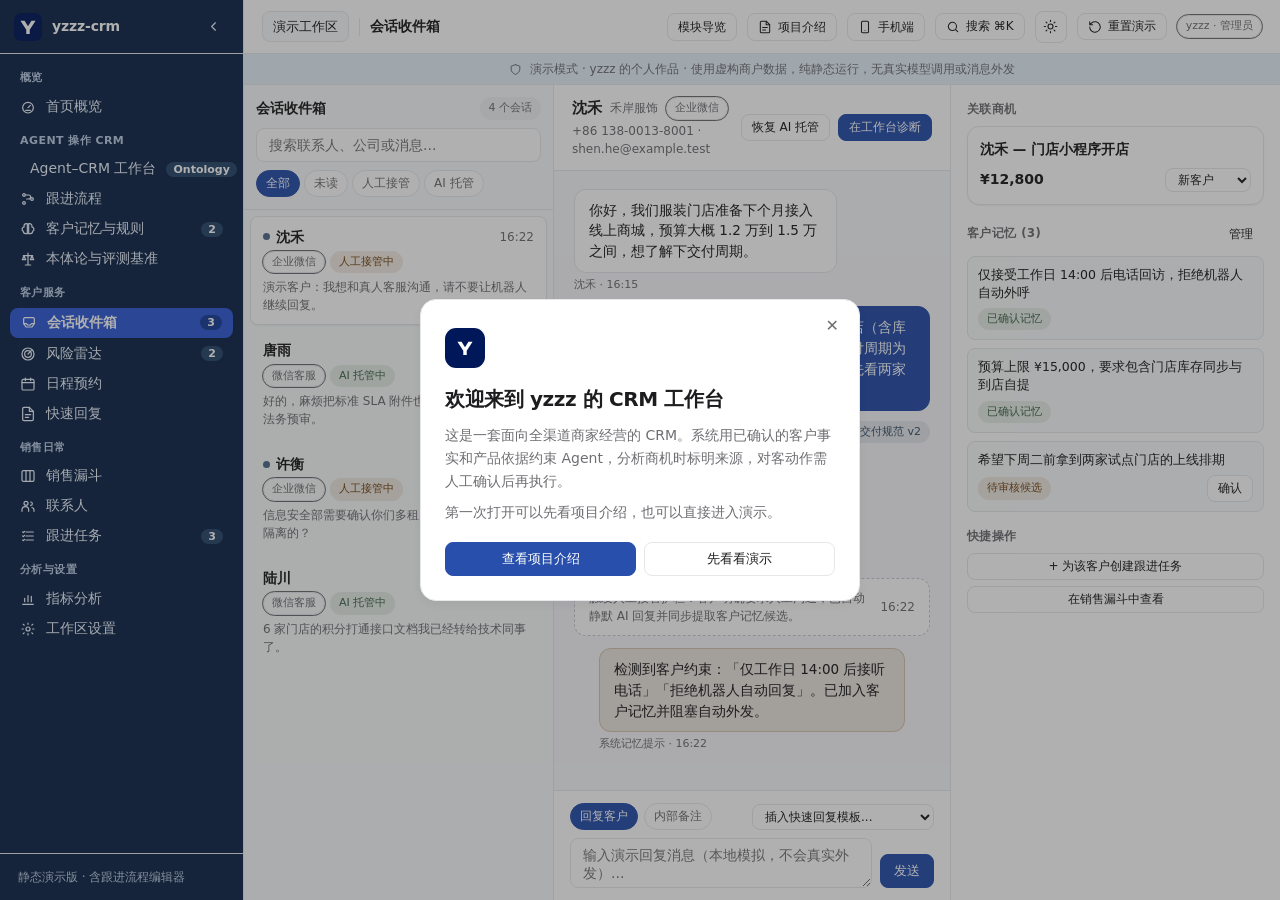
<file: public/index.html>
<!doctype html>
<html lang="zh-CN">
<head>
  <meta charset="utf-8" />
  <meta name="viewport" content="width=device-width, initial-scale=1, viewport-fit=cover" />
  <meta name="description" content="yzzz 的全渠道零售 SaaS 演示 · 商家经营工作台，跟进门店试点、会员运营与续约。">
  <title>商家经营工作台 · yzzz-crm</title>
  <link rel="icon" href="data:image/svg+xml,%3Csvg%20xmlns%3D%22http%3A%2F%2Fwww.w3.org%2F2000%2Fsvg%22%20width%3D%2222%22%20height%3D%2222%22%20viewBox%3D%220%200%2032%2032%22%3E%3Crect%20width%3D%2232%22%20height%3D%2232%22%20rx%3D%227%22%20fill%3D%22%23001859%22%2F%3E%3Cpath%20d%3D%22M5%207h6l5%208%205-8h6l-8.5%2013v6h-5v-6z%22%20fill%3D%22white%22%2F%3E%3C%2Fsvg%3E">
  <link rel="stylesheet" href="styles.css" />
  <link rel="stylesheet" href="followups/followups.429e5d7b2d20.css" />
</head>
<body>
  <div id="app"></div>
  <script src="data.js"></script>
  <script src="followups-state.js"></script>
  <script src="views.js"></script>
  <script src="app.js"></script>
  <script src="welcome.js"></script>
  <script>
    /* Names and the publish ink are applied as the nodes appear, without
       waiting for the module. A cached stylesheet cannot hide the label. */
    (function () {
      function textOf(el) {
        return (el.innerText || "").replace(/\s+/g, " ").trim();
      }
      function paint(el) {
        if (!el || el.nodeType !== 1 || !el.matches) return;
        if (el.matches("[data-testid^='palette-add-']")) {
          var label = textOf(el);
          if (label) el.setAttribute("aria-label", label);
        }
        if (el.matches("button.bg-accent, button.text-accent-foreground")) {
          var fg = getComputedStyle(document.documentElement).getPropertyValue("--color-accent-fg").trim() || "#ffffff";
          el.style.setProperty("color", fg, "important");
          el.style.setProperty("-webkit-text-fill-color", fg, "important");
        }
        var nested = el.querySelectorAll
          ? el.querySelectorAll("[data-testid^='palette-add-'], button.bg-accent, button.text-accent-foreground")
          : [];
        for (var i = 0; i < nested.length; i++) paint(nested[i]);
      }
      new MutationObserver(function (records) {
        for (var i = 0; i < records.length; i++) {
          var added = records[i].addedNodes;
          for (var j = 0; j < added.length; j++) paint(added[j]);
        }
      }).observe(document.documentElement, { childList: true, subtree: true });
    })();
  </script>
  <script type="module" src="followups/followups.d84bc7f1c128.js"></script>
</body>
</html>
</file>
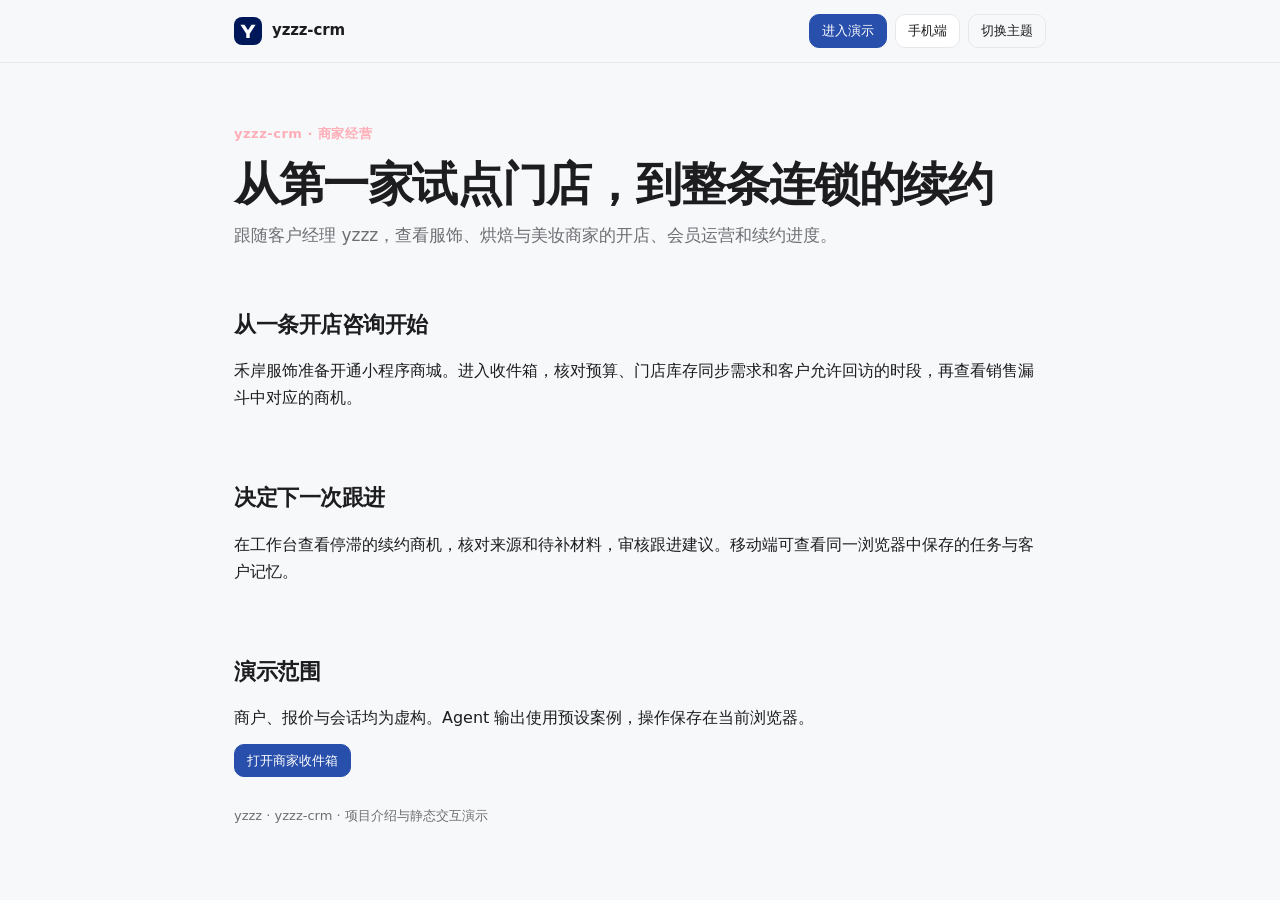
<file: public/about.html>
<!doctype html>
<html lang="zh-CN">
<head>
  <meta charset="utf-8" />
  <meta name="viewport" content="width=device-width, initial-scale=1, viewport-fit=cover" />
  <meta name="description" content="yzzz 的全渠道零售 SaaS 演示 · 项目介绍，跟进门店试点、会员运营与续约。">
  <title>项目介绍 · yzzz-crm</title>
  <link rel="icon" href="data:image/svg+xml,%3Csvg%20xmlns%3D%22http%3A%2F%2Fwww.w3.org%2F2000%2Fsvg%22%20width%3D%2222%22%20height%3D%2222%22%20viewBox%3D%220%200%2032%2032%22%3E%3Crect%20width%3D%2232%22%20height%3D%2232%22%20rx%3D%227%22%20fill%3D%22%23001859%22%2F%3E%3Cpath%20d%3D%22M5%207h6l5%208%205-8h6l-8.5%2013v6h-5v-6z%22%20fill%3D%22white%22%2F%3E%3C%2Fsvg%3E">
  <link rel="stylesheet" href="about.css" />
</head>
<body>
  <header class="nav">
    <div class="nav-inner">
      <a class="brand" href="about.html">
        <span class="brand-mark">
          <svg xmlns="http://www.w3.org/2000/svg" width="22" height="22" viewBox="0 0 32 32"><rect width="32" height="32" rx="7" fill="#001859"/><path d="M5 7h6l5 8 5-8h6l-8.5 13v6h-5v-6z" fill="white"/></svg>
        </span>
        yzzz-crm
      </a>
      <div class="nav-actions">
        <a class="btn primary" href="index.html#/app/inbox">进入演示</a>
        <a class="btn" href="mobile.html#/app/inbox">手机端</a>
        <button class="btn ghost" id="toggle-theme" type="button">切换主题</button>
      </div>
    </div>
  </header>

  <main class="wrap">
    <section class="hero">
      <div class="kicker">yzzz-crm · 商家经营</div>
      <h1>从第一家试点门店，到整条连锁的续约</h1>
      <p class="lead">跟随客户经理 yzzz，查看服饰、烘焙与美妆商家的开店、会员运营和续约进度。</p>
    </section>
    <section><h2>从一条开店咨询开始</h2><p>禾岸服饰准备开通小程序商城。进入收件箱，核对预算、门店库存同步需求和客户允许回访的时段，再查看销售漏斗中对应的商机。</p></section>
    <section><h2>决定下一次跟进</h2><p>在工作台查看停滞的续约商机，核对来源和待补材料，审核跟进建议。移动端可查看同一浏览器中保存的任务与客户记忆。</p></section>
    <section><h2>演示范围</h2><p>商户、报价与会话均为虚构。Agent 输出使用预设案例，操作保存在当前浏览器。</p><a class="btn primary" href="index.html#/app/inbox">打开商家收件箱</a></section>
    <footer>yzzz · yzzz-crm · 项目介绍与静态交互演示</footer>
  </main>

  <script>
    (function () {
      var KEY = "yzzz-crm_demo_state_v1:intro";
      var STATE = "yzzz-crm_demo_state_v1";
      try { localStorage.setItem(KEY, "1"); } catch (e) {}

      function currentTheme() {
        try {
          var raw = localStorage.getItem(STATE);
          if (raw) {
            var theme = JSON.parse(raw).theme;
            if (theme === "dark" || theme === "light") return theme;
          }
        } catch (e) {}
        return "light";
      }

      function apply(theme) {
        document.documentElement.setAttribute("data-theme", theme === "dark" ? "dark" : "light");
      }

      function persist(theme) {
        try {
          var raw = localStorage.getItem(STATE);
          if (!raw) return;
          var state = JSON.parse(raw);
          if (!state || typeof state !== "object") return;
          state.theme = theme;
          localStorage.setItem(STATE, JSON.stringify(state));
        } catch (e) {}
      }

      apply(currentTheme());
      document.getElementById("toggle-theme").addEventListener("click", function () {
        var next = document.documentElement.getAttribute("data-theme") === "dark" ? "light" : "dark";
        apply(next);
        persist(next);
      });
    })();
  </script>
</body>
</html>
</file>
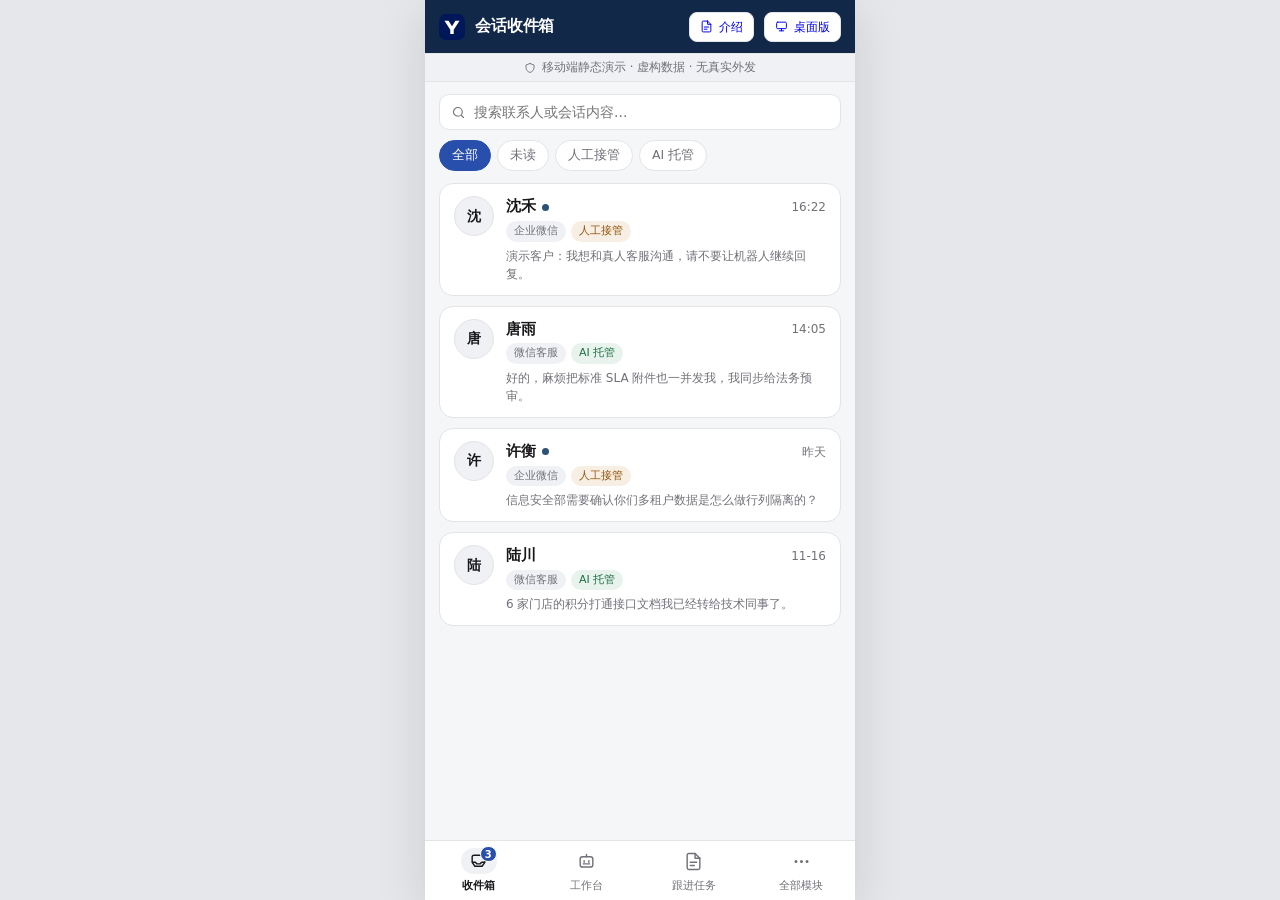
<file: public/mobile.html>
<!doctype html>
<html lang="zh-CN">
<head>
  <meta charset="utf-8" />
  <meta name="viewport" content="width=device-width, initial-scale=1, maximum-scale=1, viewport-fit=cover, interactive-widget=resizes-content" />
  <meta name="apple-mobile-web-app-capable" content="yes" />
  <meta name="description" content="yzzz 的全渠道零售 SaaS 演示 · 移动商家工作台，跟进门店试点、会员运营与续约。">
  <title>移动商家工作台 · yzzz-crm</title>
  <link rel="icon" href="data:image/svg+xml,%3Csvg%20xmlns%3D%22http%3A%2F%2Fwww.w3.org%2F2000%2Fsvg%22%20width%3D%2222%22%20height%3D%2222%22%20viewBox%3D%220%200%2032%2032%22%3E%3Crect%20width%3D%2232%22%20height%3D%2232%22%20rx%3D%227%22%20fill%3D%22%23001859%22%2F%3E%3Cpath%20d%3D%22M5%207h6l5%208%205-8h6l-8.5%2013v6h-5v-6z%22%20fill%3D%22white%22%2F%3E%3C%2Fsvg%3E">
  <link rel="stylesheet" href="mobile.css" />
</head>
<body>
  <div id="mobile-app"></div>
  <script src="data.js"></script>
  <script src="followups-state.js"></script>
  <script src="mobile.js"></script>
  <script src="welcome.js"></script>
</body>
</html>
</file>
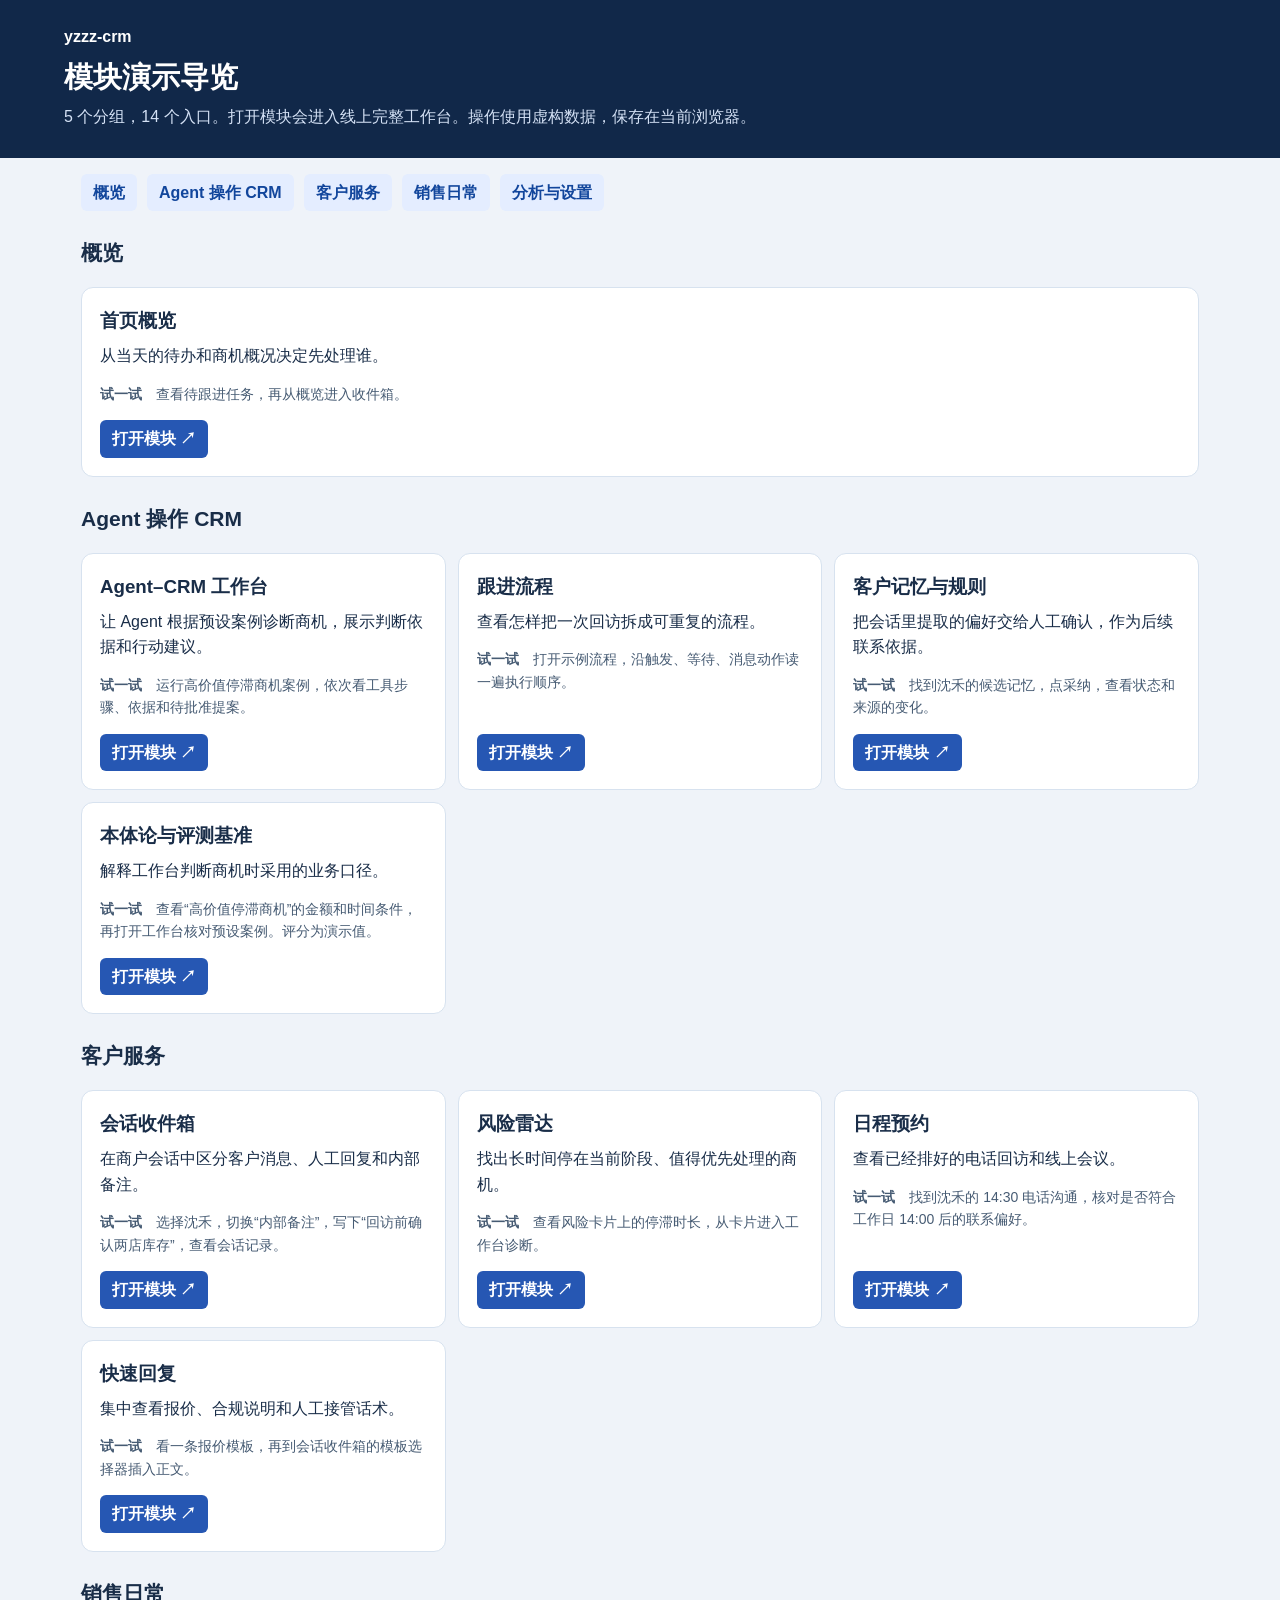
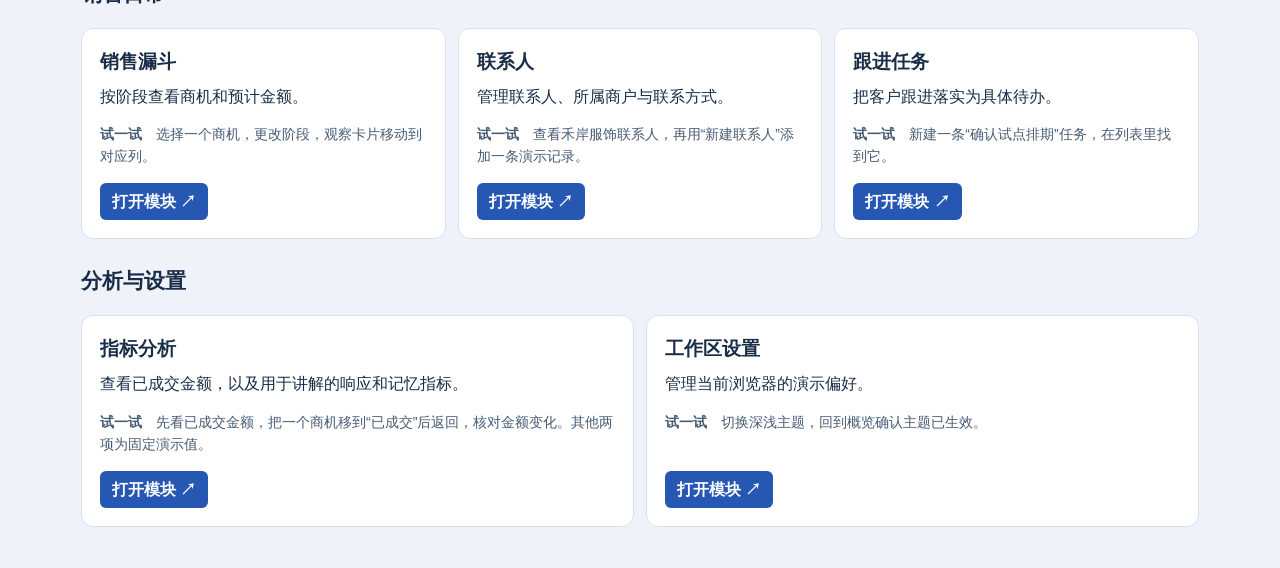
<file: public/module-tour.html>
<!doctype html>
<html lang="zh-CN"><meta charset=utf-8><meta name=viewport content="width=device-width,initial-scale=1"><title>模块演示导览 · yzzz-crm</title>
<style>*{box-sizing:border-box}html{scroll-behavior:smooth}body{margin:0;background:#eff3f9;color:#192d48;font:16px/1.6 "Microsoft YaHei",sans-serif}header{padding:24px max(5vw,20px);background:#112849;color:white}header h1{font-size:29px;margin:4px 0}header p{margin:4px 0;color:#d4e1f5}main{max-width:1150px;margin:auto;padding:16px}nav{display:flex;gap:10px;flex-wrap:wrap}nav a,.go{background:#e4edff;color:#12469c;text-decoration:none;padding:6px 12px;border-radius:6px;font-weight:bold}section{margin:25px 0}h2{font-size:21px}h3{margin:0}.grid{display:grid;grid-template-columns:repeat(auto-fit,minmax(min(290px,100%),1fr));gap:12px}article{background:white;border:1px solid #d7e2ef;border-radius:12px;padding:18px;display:flex;flex-direction:column}p{margin:7px 0}.try{font-size:14px;color:#465b73;margin-bottom:15px}.go{align-self:flex-start;margin-top:auto;background:#2657b3;color:white}</style>
<header><b>yzzz-crm</b>
<h1>模块演示导览</h1>
<p>5 个分组，14 个入口。打开模块会进入线上完整工作台。操作使用虚构数据，保存在当前浏览器。</p>
</header>
<main>
<nav>
<a href="#g0">概览</a>
<a href="#g1">Agent 操作 CRM</a>
<a href="#g2">客户服务</a>
<a href="#g3">销售日常</a>
<a href="#g4">分析与设置</a>
</nav>
<section id="g0">
<h2>概览</h2>
<div class="grid">
<article>
<h3>首页概览</h3>
<p>从当天的待办和商机概况决定先处理谁。</p>
<p class="try"><b>试一试</b>　查看待跟进任务，再从概览进入收件箱。</p>
<a class="go" href="index.html#/app" target="_blank" rel="noopener">打开模块 ↗</a>
</article>
</div>
</section>
<section id="g1">
<h2>Agent 操作 CRM</h2>
<div class="grid">
<article>
<h3>Agent–CRM 工作台</h3>
<p>让 Agent 根据预设案例诊断商机，展示判断依据和行动建议。</p>
<p class="try"><b>试一试</b>　运行高价值停滞商机案例，依次看工具步骤、依据和待批准提案。</p>
<a class="go" href="index.html#/app/ai/workbench" target="_blank" rel="noopener">打开模块 ↗</a>
</article>
<article>
<h3>跟进流程</h3>
<p>查看怎样把一次回访拆成可重复的流程。</p>
<p class="try"><b>试一试</b>　打开示例流程，沿触发、等待、消息动作读一遍执行顺序。</p>
<a class="go" href="index.html#/app/ai/followups" target="_blank" rel="noopener">打开模块 ↗</a>
</article>
<article>
<h3>客户记忆与规则</h3>
<p>把会话里提取的偏好交给人工确认，作为后续联系依据。</p>
<p class="try"><b>试一试</b>　找到沈禾的候选记忆，点采纳，查看状态和来源的变化。</p>
<a class="go" href="index.html#/app/ai/memory" target="_blank" rel="noopener">打开模块 ↗</a>
</article>
<article>
<h3>本体论与评测基准</h3>
<p>解释工作台判断商机时采用的业务口径。</p>
<p class="try"><b>试一试</b>　查看“高价值停滞商机”的金额和时间条件，再打开工作台核对预设案例。评分为演示值。</p>
<a class="go" href="index.html#/app/ai/evals" target="_blank" rel="noopener">打开模块 ↗</a>
</article>
</div>
</section>
<section id="g2">
<h2>客户服务</h2>
<div class="grid">
<article>
<h3>会话收件箱</h3>
<p>在商户会话中区分客户消息、人工回复和内部备注。</p>
<p class="try"><b>试一试</b>　选择沈禾，切换“内部备注”，写下“回访前确认两店库存”，查看会话记录。</p>
<a class="go" href="index.html#/app/inbox" target="_blank" rel="noopener">打开模块 ↗</a>
</article>
<article>
<h3>风险雷达</h3>
<p>找出长时间停在当前阶段、值得优先处理的商机。</p>
<p class="try"><b>试一试</b>　查看风险卡片上的停滞时长，从卡片进入工作台诊断。</p>
<a class="go" href="index.html#/app/radar" target="_blank" rel="noopener">打开模块 ↗</a>
</article>
<article>
<h3>日程预约</h3>
<p>查看已经排好的电话回访和线上会议。</p>
<p class="try"><b>试一试</b>　找到沈禾的 14:30 电话沟通，核对是否符合工作日 14:00 后的联系偏好。</p>
<a class="go" href="index.html#/app/agenda" target="_blank" rel="noopener">打开模块 ↗</a>
</article>
<article>
<h3>快速回复</h3>
<p>集中查看报价、合规说明和人工接管话术。</p>
<p class="try"><b>试一试</b>　看一条报价模板，再到会话收件箱的模板选择器插入正文。</p>
<a class="go" href="index.html#/app/templates" target="_blank" rel="noopener">打开模块 ↗</a>
</article>
</div>
</section>
<section id="g3">
<h2>销售日常</h2>
<div class="grid">
<article>
<h3>销售漏斗</h3>
<p>按阶段查看商机和预计金额。</p>
<p class="try"><b>试一试</b>　选择一个商机，更改阶段，观察卡片移动到对应列。</p>
<a class="go" href="index.html#/app/kanban" target="_blank" rel="noopener">打开模块 ↗</a>
</article>
<article>
<h3>联系人</h3>
<p>管理联系人、所属商户与联系方式。</p>
<p class="try"><b>试一试</b>　查看禾岸服饰联系人，再用“新建联系人”添加一条演示记录。</p>
<a class="go" href="index.html#/app/contacts" target="_blank" rel="noopener">打开模块 ↗</a>
</article>
<article>
<h3>跟进任务</h3>
<p>把客户跟进落实为具体待办。</p>
<p class="try"><b>试一试</b>　新建一条“确认试点排期”任务，在列表里找到它。</p>
<a class="go" href="index.html#/app/tasks" target="_blank" rel="noopener">打开模块 ↗</a>
</article>
</div>
</section>
<section id="g4">
<h2>分析与设置</h2>
<div class="grid">
<article>
<h3>指标分析</h3>
<p>查看已成交金额，以及用于讲解的响应和记忆指标。</p>
<p class="try"><b>试一试</b>　先看已成交金额，把一个商机移到“已成交”后返回，核对金额变化。其他两项为固定演示值。</p>
<a class="go" href="index.html#/app/metrics" target="_blank" rel="noopener">打开模块 ↗</a>
</article>
<article>
<h3>工作区设置</h3>
<p>管理当前浏览器的演示偏好。</p>
<p class="try"><b>试一试</b>　切换深浅主题，回到概览确认主题已生效。</p>
<a class="go" href="index.html#/app/settings" target="_blank" rel="noopener">打开模块 ↗</a>
</article>
</div>
</section>
</main>
</html>
</file>
<file: public/styles.css>
:root {
  --font-sans: -apple-system, BlinkMacSystemFont, "Segoe UI", "Noto Sans SC", "PingFang SC", "Microsoft YaHei", ui-sans-serif, system-ui, sans-serif;
  --font-mono: ui-monospace, "SFMono-Regular", Menlo, Monaco, Consolas, "Liberation Mono", monospace;

  --bg: #f7f8fa;
  --surface: #ffffff;
  --sidebar: #f9fafb;
  --elevated: #f1f2f4;
  --overlay: rgba(29, 29, 31, 0.35);

  --text: #1d1d1f;
  --text-muted: #6e6e73;
  --border: #e5e7eb;
  --border-strong: #c8cbd0;

  --accent: #284fab;
  --accent-hover: #001859;
  --accent-fg: #ffffff;
  --accent-soft: #e5f0fa;

  --brand-warm: #ffadb7;

  --success: #5e8b62;
  --success-bg: rgba(94, 139, 98, 0.12);
  --success-fg: #416747;
  --warning: #9c6321;
  --warning-bg: rgba(156, 99, 33, 0.12);
  --warning-fg: #754916;
  --error: #a94431;
  --error-bg: rgba(169, 68, 49, 0.12);
  --error-fg: #843425;
  --info: #506e8a;
  --info-bg: rgba(80, 110, 138, 0.12);
  --info-fg: #3b5368;

  --radius-sm: 8px;
  --radius-md: 12px;
  --radius-lg: 16px;
  --shadow-sm: 0 1px 2px rgba(0, 0, 0, 0.04);
  --shadow-md: 0 8px 24px rgba(0, 0, 0, 0.08);
}

[data-theme="dark"] {
  --bg: #111113;
  --surface: #18181b;
  --sidebar: #141416;
  --elevated: #222226;
  --overlay: rgba(0, 0, 0, 0.55);

  --text: #f4f4f5;
  --text-muted: #a1a1aa;
  --border: #27272a;
  --border-strong: #3f3f46;

  --accent: #9cc6ff;
  --accent-hover: #cbe1ff;
  --accent-fg: #111113;
  --accent-soft: #21334f;

  --success-bg: rgba(94, 139, 98, 0.2);
  --success-fg: #93c497;
  --warning-bg: rgba(156, 99, 33, 0.22);
  --warning-fg: #e2a765;
  --error-bg: rgba(169, 68, 49, 0.22);
  --error-fg: #eb8c7a;
  --info-bg: rgba(80, 110, 138, 0.22);
  --info-fg: #93b5d4;
}

* { box-sizing: border-box; }
html, body { height: 100%; margin: 0; padding: 0; }
body {
  font-family: var(--font-sans);
  background: var(--bg);
  color: var(--text);
  font-size: 14px;
  line-height: 1.5;
  -webkit-font-smoothing: antialiased;
}
button, input, textarea, select {
  font-family: inherit;
  font-size: inherit;
  color: inherit;
}
a { color: inherit; text-decoration: none; }

/* Shell */
.shell {
  display: flex;
  height: 100dvh;
  width: 100%;
  overflow: hidden;
  background: var(--bg);
}

.sidebar {
  width: 244px;
  flex-shrink: 0;
  background: var(--sidebar);
  border-right: 1px solid var(--border);
  display: flex;
  flex-direction: column;
  transition: width 0.18s ease;
  overflow: hidden;
}
.sidebar.collapsed { width: 64px; }
.sidebar-header {
  height: 54px;
  padding: 0 14px;
  display: flex;
  align-items: center;
  justify-content: space-between;
  border-bottom: 1px solid var(--border);
  flex-shrink: 0;
}
.brand {
  display: flex;
  align-items: center;
  gap: 10px;
  font-weight: 650;
  font-size: 14px;
  letter-spacing: -0.01em;
  white-space: nowrap;
  overflow: hidden;
}
.brand-mark {
  width: 28px;
  height: 28px;
  border-radius: 7px;
  background: #001859;
  display: grid;
  place-items: center;
  flex-shrink: 0;
}
.sidebar-nav {
  flex: 1;
  overflow-y: auto;
  padding: 12px 10px;
}
.nav-group { margin-bottom: 14px; }
.nav-group-label {
  padding: 4px 10px 6px;
  font-size: 11px;
  font-weight: 600;
  color: var(--text-muted);
  text-transform: uppercase;
  letter-spacing: 0.04em;
  white-space: nowrap;
}
.sidebar.collapsed .nav-group-label,
.sidebar.collapsed .brand-text,
.sidebar.collapsed .nav-label,
.sidebar.collapsed .nav-badge { display: none; }

.nav-item {
  display: flex;
  align-items: center;
  gap: 10px;
  padding: 8px 10px;
  border-radius: var(--radius-sm);
  color: var(--text-muted);
  cursor: pointer;
  transition: background 0.12s, color 0.12s;
  white-space: nowrap;
  margin-bottom: 2px;
  border: 0;
  background: transparent;
  width: 100%;
  text-align: left;
}
.nav-item:hover {
  background: var(--elevated);
  color: var(--text);
}
.nav-item.active {
  background: var(--surface);
  color: var(--text);
  font-weight: 600;
  box-shadow: var(--shadow-sm);
  border: 1px solid var(--border);
}
.nav-badge {
  margin-left: auto;
  font-size: 11px;
  font-weight: 600;
  padding: 1px 7px;
  border-radius: 999px;
  background: var(--elevated);
  color: var(--text);
}
.nav-item.active .nav-badge {
  background: var(--accent);
  color: var(--accent-fg);
}

.sidebar-footer {
  padding: 10px;
  border-top: 1px solid var(--border);
  flex-shrink: 0;
}

.main-col {
  flex: 1;
  min-width: 0;
  display: flex;
  flex-direction: column;
  height: 100dvh;
}

.topbar {
  height: 54px;
  padding: 0 18px;
  background: var(--surface);
  border-bottom: 1px solid var(--border);
  display: flex;
  align-items: center;
  justify-content: space-between;
  gap: 12px;
  flex-shrink: 0;
}
.topbar-left, .topbar-right {
  display: flex;
  align-items: center;
  gap: 10px;
}
.workspace-pill {
  display: inline-flex;
  align-items: center;
  gap: 6px;
  padding: 5px 10px;
  border-radius: var(--radius-sm);
  border: 1px solid var(--border);
  background: var(--sidebar);
  font-size: 13px;
  font-weight: 500;
}
.divider-v {
  width: 1px;
  height: 18px;
  background: var(--border);
}
.demobar {
  background: var(--accent-soft);
  border-bottom: 1px solid var(--border);
  padding: 6px 16px;
  font-size: 12px;
  color: var(--text-muted);
  display: flex;
  align-items: center;
  justify-content: center;
  gap: 8px;
  flex-shrink: 0;
}

.content {
  flex: 1;
  min-height: 0;
  overflow-y: auto;
  padding: 20px 24px;
}
.content.flush {
  padding: 0;
  overflow: hidden;
  display: flex;
  flex-direction: column;
}
#followups-root {
  flex: 1 1 auto;
  min-height: 0;
  display: flex;
  flex-direction: column;
}

/* Common UI */
.btn {
  display: inline-flex;
  align-items: center;
  justify-content: center;
  gap: 6px;
  padding: 7px 13px;
  border-radius: var(--radius-sm);
  border: 1px solid var(--border);
  background: var(--surface);
  color: var(--text);
  font-size: 13px;
  font-weight: 500;
  cursor: pointer;
  transition: background 0.12s, border-color 0.12s, transform 0.08s;
  white-space: nowrap;
}
.btn:hover:not(:disabled) { background: var(--elevated); }
.btn:active:not(:disabled) { transform: scale(0.985); }
.btn:disabled { opacity: 0.45; cursor: not-allowed; }
.btn.primary {
  background: var(--accent);
  color: var(--accent-fg);
  border-color: var(--accent);
}
.btn.primary:hover:not(:disabled) { background: var(--accent-hover); }
.btn.ghost {
  border-color: transparent;
  background: transparent;
}
.btn.ghost:hover:not(:disabled) { background: var(--elevated); }
.btn.sm { padding: 4px 10px; font-size: 12px; }
.btn.icon { width: 32px; height: 32px; padding: 0; }
.btn.danger { color: var(--error-fg); border-color: rgba(169, 68, 49, 0.3); }

.badge {
  display: inline-flex;
  align-items: center;
  gap: 4px;
  padding: 2px 8px;
  border-radius: 999px;
  font-size: 11px;
  font-weight: 500;
  background: var(--elevated);
  color: var(--text-muted);
  border: 1px solid transparent;
  white-space: nowrap;
}
.badge.success { background: var(--success-bg); color: var(--success-fg); }
.badge.warning { background: var(--warning-bg); color: var(--warning-fg); }
.badge.error { background: var(--error-bg); color: var(--error-fg); }
.badge.info { background: var(--info-bg); color: var(--info-fg); }
.badge.outline { background: transparent; border-color: var(--border); }

.card {
  background: var(--surface);
  border: 1px solid var(--border);
  border-radius: var(--radius-md);
  padding: 16px;
  box-shadow: var(--shadow-sm);
}

.input, .select, .textarea {
  width: 100%;
  padding: 8px 12px;
  border-radius: var(--radius-sm);
  border: 1px solid var(--border);
  background: var(--surface);
  color: var(--text);
  outline: none;
  transition: border-color 0.12s;
}
.input:focus, .select:focus, .textarea:focus {
  border-color: var(--border-strong);
}

.page-header {
  display: flex;
  align-items: flex-start;
  justify-content: space-between;
  gap: 16px;
  margin-bottom: 18px;
  flex-wrap: wrap;
}
.page-title {
  margin: 0;
  font-size: 20px;
  font-weight: 650;
  letter-spacing: -0.02em;
}
.page-desc {
  margin: 4px 0 0;
  font-size: 13px;
  color: var(--text-muted);
}

.grid-4 { display: grid; grid-template-columns: repeat(4, minmax(0, 1fr)); gap: 14px; }
.grid-3 { display: grid; grid-template-columns: repeat(3, minmax(0, 1fr)); gap: 14px; }
.grid-2 { display: grid; grid-template-columns: repeat(2, minmax(0, 1fr)); gap: 16px; }
.kpi-val { font-size: 24px; font-weight: 700; letter-spacing: -0.02em; margin-top: 6px; }
.muted { color: var(--text-muted); }
.small { font-size: 12px; }
.mono { font-family: var(--font-mono); }

/* Inbox 3-column layout */
.inbox-layout {
  display: grid;
  grid-template-columns: 310px minmax(0, 1fr) 330px;
  flex: 1;
  min-height: 0;
  height: 100%;
  background: var(--surface);
}
.inbox-list-col {
  border-right: 1px solid var(--border);
  display: flex;
  flex-direction: column;
  min-height: 0;
  background: var(--sidebar);
}
.inbox-list-head {
  padding: 12px;
  border-bottom: 1px solid var(--border);
  display: flex;
  flex-direction: column;
  gap: 8px;
}
.filter-pills {
  display: flex;
  gap: 4px;
  flex-wrap: wrap;
}
.pill-btn {
  padding: 4px 9px;
  border-radius: 999px;
  border: 1px solid var(--border);
  background: var(--surface);
  font-size: 12px;
  color: var(--text-muted);
  cursor: pointer;
}
.pill-btn.active {
  background: var(--accent);
  color: var(--accent-fg);
  border-color: var(--accent);
}
.conv-scroll {
  flex: 1;
  overflow-y: auto;
  padding: 6px;
}
.conv-item {
  padding: 10px 12px;
  border-radius: var(--radius-sm);
  cursor: pointer;
  margin-bottom: 4px;
  border: 1px solid transparent;
  transition: background 0.12s;
}
.conv-item:hover { background: var(--elevated); }
.conv-item.active {
  background: var(--surface);
  border-color: var(--border);
  box-shadow: var(--shadow-sm);
}
.conv-top {
  display: flex;
  align-items: center;
  justify-content: space-between;
  gap: 6px;
  margin-bottom: 4px;
}
.conv-name { font-weight: 600; font-size: 13.5px; display: flex; align-items: center; gap: 6px; }
.unread-dot { width: 7px; height: 7px; border-radius: 50%; background: var(--info); display: inline-block; }
.conv-preview {
  font-size: 12px;
  color: var(--text-muted);
  display: -webkit-box;
  -webkit-line-clamp: 2;
  -webkit-box-orient: vertical;
  overflow: hidden;
}

.inbox-thread-col {
  display: flex;
  flex-direction: column;
  min-height: 0;
  background: var(--bg);
}
.thread-header {
  padding: 12px 18px;
  background: var(--surface);
  border-bottom: 1px solid var(--border);
  display: flex;
  align-items: center;
  justify-content: space-between;
  gap: 12px;
}
.thread-messages {
  flex: 1;
  overflow-y: auto;
  padding: 18px 20px;
  display: flex;
  flex-direction: column;
  gap: 12px;
}
.msg-row {
  display: flex;
  flex-direction: column;
  max-width: 74%;
}
.msg-row.inbound { align-self: flex-start; }
.msg-row.outbound { align-self: flex-end; align-items: flex-end; }
.msg-row.note { align-self: center; max-width: 86%; width: 100%; }
.msg-bubble {
  padding: 10px 14px;
  border-radius: 12px;
  font-size: 13.5px;
  line-height: 1.55;
  border: 1px solid var(--border);
  background: var(--surface);
}
.msg-row.outbound .msg-bubble {
  background: var(--accent);
  color: var(--accent-fg);
  border-color: var(--accent);
}
.msg-row.note .msg-bubble {
  background: var(--warning-bg);
  border-color: rgba(156, 99, 33, 0.25);
  color: var(--text);
}
.msg-meta {
  font-size: 11px;
  color: var(--text-muted);
  margin-top: 4px;
  display: flex;
  align-items: center;
  gap: 6px;
}
.handoff-card {
  align-self: center;
  width: 100%;
  max-width: 520px;
  background: var(--surface);
  border: 1px dashed var(--border-strong);
  border-radius: var(--radius-md);
  padding: 10px 14px;
  font-size: 12px;
  color: var(--text-muted);
  display: flex;
  align-items: center;
  justify-content: space-between;
  gap: 10px;
}

.composer {
  padding: 12px 16px;
  background: var(--surface);
  border-top: 1px solid var(--border);
}
.composer-tabs {
  display: flex;
  align-items: center;
  justify-content: space-between;
  margin-bottom: 8px;
}
.composer-box {
  display: flex;
  gap: 8px;
  align-items: flex-end;
}

.inbox-crm-col {
  border-left: 1px solid var(--border);
  background: var(--surface);
  overflow-y: auto;
  padding: 16px;
  display: flex;
  flex-direction: column;
  gap: 16px;
}
.panel-section-title {
  font-size: 11.5px;
  font-weight: 650;
  color: var(--text-muted);
  text-transform: uppercase;
  letter-spacing: 0.04em;
  margin: 0 0 8px;
}

/* Workbench */
.workbench-layout {
  display: grid;
  grid-template-columns: minmax(0, 1fr) 360px;
  flex: 1;
  min-height: 0;
  height: 100%;
}
.workbench-main {
  display: flex;
  flex-direction: column;
  min-height: 0;
  background: var(--bg);
}
.workbench-topbar {
  padding: 10px 18px;
  background: var(--surface);
  border-bottom: 1px solid var(--border);
  display: flex;
  align-items: center;
  justify-content: space-between;
  gap: 10px;
  flex-wrap: wrap;
}
.workbench-stream {
  flex: 1;
  overflow-y: auto;
  padding: 20px;
  display: flex;
  flex-direction: column;
  gap: 16px;
}
.workbench-side {
  border-left: 1px solid var(--border);
  background: var(--surface);
  overflow-y: auto;
  padding: 16px;
  display: flex;
  flex-direction: column;
  gap: 14px;
}
.trace-step {
  border: 1px solid var(--border);
  border-radius: var(--radius-sm);
  background: var(--surface);
  padding: 10px 12px;
  margin-top: 8px;
}
.trace-step summary {
  cursor: pointer;
  font-weight: 500;
  font-size: 13px;
  display: flex;
  align-items: center;
  justify-content: space-between;
}
.trace-pre {
  margin: 8px 0 0;
  padding: 10px;
  border-radius: var(--radius-sm);
  background: var(--elevated);
  font-family: var(--font-mono);
  font-size: 11.5px;
  overflow-x: auto;
  white-space: pre-wrap;
}

/* Kanban */
.kanban-board {
  display: grid;
  grid-template-columns: repeat(4, minmax(240px, 1fr));
  gap: 14px;
  align-items: start;
  overflow-x: auto;
  padding-bottom: 8px;
}
.kanban-col {
  background: var(--sidebar);
  border: 1px solid var(--border);
  border-radius: var(--radius-md);
  padding: 12px;
  min-height: 360px;
}
.kanban-col-head {
  display: flex;
  align-items: center;
  justify-content: space-between;
  margin-bottom: 10px;
  font-weight: 600;
  font-size: 13px;
}
.lead-card {
  background: var(--surface);
  border: 1px solid var(--border);
  border-radius: var(--radius-sm);
  padding: 12px;
  margin-bottom: 10px;
  cursor: pointer;
  box-shadow: var(--shadow-sm);
  transition: border-color 0.12s, transform 0.1s;
}
.lead-card:hover { border-color: var(--border-strong); transform: translateY(-1px); }

/* Table */
.table-wrap {
  background: var(--surface);
  border: 1px solid var(--border);
  border-radius: var(--radius-md);
  overflow-x: auto;
}
table { width: 100%; border-collapse: collapse; }
th, td {
  padding: 10px 14px;
  text-align: left;
  border-bottom: 1px solid var(--border);
  font-size: 13px;
}
th {
  font-size: 12px;
  font-weight: 600;
  color: var(--text-muted);
  background: var(--sidebar);
}
tr:last-child td { border-bottom: 0; }
tr:hover td { background: var(--sidebar); }

/* Modal / Drawer */
.modal-backdrop {
  position: fixed;
  inset: 0;
  background: var(--overlay);
  display: grid;
  place-items: center;
  z-index: 60;
  padding: 16px;
}
.modal-card {
  width: 100%;
  max-width: 520px;
  background: var(--surface);
  border: 1px solid var(--border);
  border-radius: var(--radius-lg);
  padding: 20px;
  box-shadow: var(--shadow-md);
}
.toast {
  position: fixed;
  bottom: 20px;
  right: 20px;
  background: var(--accent);
  color: var(--accent-fg);
  padding: 10px 16px;
  border-radius: var(--radius-sm);
  font-size: 13px;
  box-shadow: var(--shadow-md);
  z-index: 80;
}

@media (max-width: 1100px) {
  .inbox-layout { grid-template-columns: 270px minmax(0, 1fr); }
  .inbox-crm-col { display: none; }
  .workbench-layout { grid-template-columns: minmax(0, 1fr); }
  .workbench-side { display: none; }
  .grid-4 { grid-template-columns: repeat(2, minmax(0, 1fr)); }
}
@media (max-width: 760px) {
  .sidebar { display: none; }
  .inbox-layout { grid-template-columns: 1fr; }
  .grid-4, .grid-3, .grid-2 { grid-template-columns: 1fr; }
}

/* First-visit welcome */
.welcome-backdrop {
  position: fixed;
  inset: 0;
  background: var(--overlay);
  display: grid;
  place-items: center;
  z-index: 90;
  padding: 16px;
}
.welcome-card {
  position: relative;
  width: 100%;
  max-width: 440px;
  background: var(--surface);
  border: 1px solid var(--border);
  border-radius: var(--radius-lg);
  padding: 28px 24px 24px;
  box-shadow: var(--shadow-md);
}
.welcome-close {
  position: absolute;
  top: 12px;
  right: 12px;
  border: 0;
  background: transparent;
  color: var(--text-muted);
  cursor: pointer;
  font-size: 16px;
  line-height: 1;
  padding: 6px 8px;
  border-radius: 8px;
}
.welcome-close:hover { background: var(--elevated); color: var(--text); }
.welcome-logo {
  width: 40px;
  height: 40px;
  border-radius: 11px;
  background: #001859;
  display: grid;
  place-items: center;
  margin-bottom: 16px;
}
.welcome-card h2 {
  margin: 0 0 10px;
  font-size: 20px;
  letter-spacing: -0.02em;
}
.welcome-card p {
  margin: 0 0 8px;
  color: var(--text-muted);
  font-size: 14px;
  line-height: 1.65;
}
.welcome-actions {
  display: flex;
  gap: 8px;
  flex-wrap: wrap;
  margin-top: 18px;
}
.welcome-actions .btn { flex: 1; justify-content: center; min-width: 140px; }

.sidebar { background: #112849; color: white; }
.sidebar .nav-group-label, .sidebar-footer .muted { color: #bbcce4; }
.sidebar .nav-item, .sidebar-header .btn { color: #edf4ff; }
.sidebar .nav-item:hover, .sidebar-header .btn:hover { background: #213e65; }
.sidebar .nav-item.active { background: #315cd5; color: white; border-color: transparent; }
.sidebar .nav-badge { background: #29486d; color: white; }
.sidebar .nav-item.active .nav-badge { background: #1b409a; color: white; }
.sidebar .nav-group { margin-bottom: 8px; }
.sidebar .nav-item { padding-block: 5px; }
</file>
<file: public/followups/followups.429e5d7b2d20.css>
.react-flow{--xy-edge-stroke-default:#b1b1b7;--xy-edge-stroke-width-default:1;--xy-edge-stroke-selected-default:#555;--xy-connectionline-stroke-default:#b1b1b7;--xy-connectionline-stroke-width-default:1;--xy-attribution-background-color-default:#ffffff80;--xy-minimap-background-color-default:#fff;--xy-minimap-mask-background-color-default:#f0f0f099;--xy-minimap-mask-stroke-color-default:transparent;--xy-minimap-mask-stroke-width-default:1;--xy-minimap-node-background-color-default:#e2e2e2;--xy-minimap-node-stroke-color-default:transparent;--xy-minimap-node-stroke-width-default:2;--xy-background-color-default:transparent;--xy-background-pattern-dots-color-default:#91919a;--xy-background-pattern-lines-color-default:#eee;--xy-background-pattern-cross-color-default:#e2e2e2;background-color:var(--xy-background-color,var(--xy-background-color-default));--xy-node-color-default:inherit;--xy-node-border-default:1px solid #1a192b;--xy-node-background-color-default:#fff;--xy-node-group-background-color-default:#f0f0f040;--xy-node-boxshadow-hover-default:0 1px 4px 1px #00000014;--xy-node-boxshadow-selected-default:0 0 0 .5px #1a192b;--xy-node-border-radius-default:3px;--xy-handle-background-color-default:#1a192b;--xy-handle-border-color-default:#fff;--xy-selection-background-color-default:#0059dc14;--xy-selection-border-default:1px dotted #0059dccc;--xy-controls-button-background-color-default:#fefefe;--xy-controls-button-background-color-hover-default:#f4f4f4;--xy-controls-button-color-default:inherit;--xy-controls-button-color-hover-default:inherit;--xy-controls-button-border-color-default:#eee;--xy-controls-box-shadow-default:0 0 2px 1px #00000014;--xy-edge-label-background-color-default:#fff;--xy-edge-label-color-default:inherit;--xy-resize-background-color-default:#3367d9;direction:ltr}.react-flow.dark{--xy-edge-stroke-default:#3e3e3e;--xy-edge-stroke-width-default:1;--xy-edge-stroke-selected-default:#727272;--xy-connectionline-stroke-default:#b1b1b7;--xy-connectionline-stroke-width-default:1;--xy-attribution-background-color-default:#96969640;--xy-minimap-background-color-default:#141414;--xy-minimap-mask-background-color-default:#3c3c3c99;--xy-minimap-mask-stroke-color-default:transparent;--xy-minimap-mask-stroke-width-default:1;--xy-minimap-node-background-color-default:#2b2b2b;--xy-minimap-node-stroke-color-default:transparent;--xy-minimap-node-stroke-width-default:2;--xy-background-color-default:#141414;--xy-background-pattern-dots-color-default:#555;--xy-background-pattern-lines-color-default:#333;--xy-background-pattern-cross-color-default:#333;--xy-node-color-default:#f8f8f8;--xy-node-border-default:1px solid #3c3c3c;--xy-node-background-color-default:#1e1e1e;--xy-node-group-background-color-default:#f0f0f040;--xy-node-boxshadow-hover-default:0 1px 4px 1px #ffffff14;--xy-node-boxshadow-selected-default:0 0 0 .5px #999;--xy-handle-background-color-default:#bebebe;--xy-handle-border-color-default:#1e1e1e;--xy-selection-background-color-default:#c8c8dc14;--xy-selection-border-default:1px dotted #c8c8dccc;--xy-controls-button-background-color-default:#2b2b2b;--xy-controls-button-background-color-hover-default:#3e3e3e;--xy-controls-button-color-default:#f8f8f8;--xy-controls-button-color-hover-default:#fff;--xy-controls-button-border-color-default:#5b5b5b;--xy-controls-box-shadow-default:0 0 2px 1px #00000014;--xy-edge-label-background-color-default:#141414;--xy-edge-label-color-default:#f8f8f8}.react-flow__background{background-color:var(--xy-background-color-props,var(--xy-background-color,var(--xy-background-color-default)));pointer-events:none;z-index:-1}.react-flow__container{width:100%;height:100%;position:absolute;top:0;left:0}.react-flow__pane{z-index:1;touch-action:none}.react-flow__pane.draggable{cursor:grab}.react-flow__pane.dragging{cursor:grabbing}.react-flow__pane.selection{cursor:pointer}.react-flow__viewport{transform-origin:0 0;z-index:2;pointer-events:none}.react-flow__renderer{z-index:4}.react-flow__selection{z-index:6}.react-flow__nodesselection-rect:focus,.react-flow__nodesselection-rect:focus-visible{outline:none}.react-flow__edge-path{stroke:var(--xy-edge-stroke,var(--xy-edge-stroke-default));stroke-width:var(--xy-edge-stroke-width,var(--xy-edge-stroke-width-default));fill:none}.react-flow__connection-path{stroke:var(--xy-connectionline-stroke,var(--xy-connectionline-stroke-default));stroke-width:var(--xy-connectionline-stroke-width,var(--xy-connectionline-stroke-width-default));fill:none}.react-flow .react-flow__edges{position:absolute}.react-flow .react-flow__edges svg{pointer-events:none;position:absolute;overflow:visible}.react-flow__edge{pointer-events:visibleStroke}.react-flow__edge.selectable{cursor:pointer}.react-flow__edge.animated path{stroke-dasharray:5;animation:.5s linear infinite dashdraw}.react-flow__edge.animated path.react-flow__edge-interaction{stroke-dasharray:none;animation:none}.react-flow__edge.inactive{pointer-events:none}.react-flow__edge.selected,.react-flow__edge:focus,.react-flow__edge:focus-visible{outline:none}.react-flow__edge.selected .react-flow__edge-path,.react-flow__edge.selectable:focus .react-flow__edge-path,.react-flow__edge.selectable:focus-visible .react-flow__edge-path{stroke:var(--xy-edge-stroke-selected,var(--xy-edge-stroke-selected-default))}.react-flow__edge-textwrapper{pointer-events:all}.react-flow__edge .react-flow__edge-text{pointer-events:none;-webkit-user-select:none;user-select:none}.react-flow__arrowhead polyline{stroke:var(--xy-edge-stroke,var(--xy-edge-stroke-default))}.react-flow__arrowhead polyline.arrowclosed{fill:var(--xy-edge-stroke,var(--xy-edge-stroke-default))}.react-flow__connection{pointer-events:none}.react-flow__connection .animated{stroke-dasharray:5;animation:.5s linear infinite dashdraw}svg.react-flow__connectionline{z-index:1001;position:absolute;overflow:visible}.react-flow__nodes{pointer-events:none;transform-origin:0 0}.react-flow__node{-webkit-user-select:none;user-select:none;pointer-events:all;transform-origin:0 0;box-sizing:border-box;cursor:default;position:absolute}.react-flow__node.selectable{cursor:pointer}.react-flow__node.draggable{cursor:grab;pointer-events:all}.react-flow__node.draggable.dragging{cursor:grabbing}.react-flow__nodesselection{z-index:3;transform-origin:0 0;pointer-events:none}.react-flow__nodesselection-rect{pointer-events:all;cursor:grab;position:absolute}.react-flow__handle{pointer-events:none;background-color:var(--xy-handle-background-color,var(--xy-handle-background-color-default));border:1px solid var(--xy-handle-border-color,var(--xy-handle-border-color-default));border-radius:100%;width:6px;min-width:5px;height:6px;min-height:5px;position:absolute}.react-flow__handle.connectingfrom{pointer-events:all}.react-flow__handle.connectionindicator{pointer-events:all;cursor:crosshair}.react-flow__handle-bottom{top:auto;bottom:0;left:50%;transform:translate(-50%,50%)}.react-flow__handle-top{top:0;left:50%;transform:translate(-50%,-50%)}.react-flow__handle-left{top:50%;left:0;transform:translate(-50%,-50%)}.react-flow__handle-right{top:50%;right:0;transform:translate(50%,-50%)}.react-flow__edgeupdater{cursor:move;pointer-events:all}.react-flow__pane.selection .react-flow__panel{pointer-events:none}.react-flow__panel{z-index:5;margin:15px;position:absolute}.react-flow__panel.top{top:0}.react-flow__panel.bottom{bottom:0}.react-flow__panel.top.center,.react-flow__panel.bottom.center{left:50%;transform:translate(-15px)translate(-50%)}.react-flow__panel.left{left:0}.react-flow__panel.right{right:0}.react-flow__panel.left.center,.react-flow__panel.right.center{top:50%;transform:translateY(-15px)translateY(-50%)}.react-flow__attribution{background:var(--xy-attribution-background-color,var(--xy-attribution-background-color-default));margin:0;padding:2px 3px;font-size:10px}.react-flow__attribution a{color:#999;text-decoration:none}@keyframes dashdraw{0%{stroke-dashoffset:10px}}.react-flow__edgelabel-renderer{pointer-events:none;-webkit-user-select:none;user-select:none;width:100%;height:100%;position:absolute;top:0;left:0}.react-flow__viewport-portal{-webkit-user-select:none;user-select:none;width:100%;height:100%;position:absolute;top:0;left:0}.react-flow__minimap{background:var(--xy-minimap-background-color-props,var(--xy-minimap-background-color,var(--xy-minimap-background-color-default)))}.react-flow__minimap-svg{display:block}.react-flow__minimap-mask{fill:var(--xy-minimap-mask-background-color-props,var(--xy-minimap-mask-background-color,var(--xy-minimap-mask-background-color-default)));stroke:var(--xy-minimap-mask-stroke-color-props,var(--xy-minimap-mask-stroke-color,var(--xy-minimap-mask-stroke-color-default)));stroke-width:var(--xy-minimap-mask-stroke-width-props,var(--xy-minimap-mask-stroke-width,var(--xy-minimap-mask-stroke-width-default)))}.react-flow__minimap-node{fill:var(--xy-minimap-node-background-color-props,var(--xy-minimap-node-background-color,var(--xy-minimap-node-background-color-default)));stroke:var(--xy-minimap-node-stroke-color-props,var(--xy-minimap-node-stroke-color,var(--xy-minimap-node-stroke-color-default)));stroke-width:var(--xy-minimap-node-stroke-width-props,var(--xy-minimap-node-stroke-width,var(--xy-minimap-node-stroke-width-default)))}.react-flow__background-pattern.dots{fill:var(--xy-background-pattern-color-props,var(--xy-background-pattern-color,var(--xy-background-pattern-dots-color-default)))}.react-flow__background-pattern.lines{stroke:var(--xy-background-pattern-color-props,var(--xy-background-pattern-color,var(--xy-background-pattern-lines-color-default)))}.react-flow__background-pattern.cross{stroke:var(--xy-background-pattern-color-props,var(--xy-background-pattern-color,var(--xy-background-pattern-cross-color-default)))}.react-flow__controls{box-shadow:var(--xy-controls-box-shadow,var(--xy-controls-box-shadow-default));flex-direction:column;display:flex}.react-flow__controls.horizontal{flex-direction:row}.react-flow__controls-button{background:var(--xy-controls-button-background-color,var(--xy-controls-button-background-color-default));border:none;border-bottom:1px solid var(--xy-controls-button-border-color-props,var(--xy-controls-button-border-color,var(--xy-controls-button-border-color-default)));width:26px;height:26px;color:var(--xy-controls-button-color-props,var(--xy-controls-button-color,var(--xy-controls-button-color-default)));cursor:pointer;-webkit-user-select:none;user-select:none;justify-content:center;align-items:center;padding:4px;display:flex}.react-flow__controls-button svg{fill:currentColor;width:100%;max-width:12px;max-height:12px}.react-flow__edge.updating .react-flow__edge-path{stroke:#777}.react-flow__edge-text{font-size:10px}.react-flow__node.selectable:focus,.react-flow__node.selectable:focus-visible{outline:none}.react-flow__node-input,.react-flow__node-default,.react-flow__node-output,.react-flow__node-group{border-radius:var(--xy-node-border-radius,var(--xy-node-border-radius-default));width:150px;color:var(--xy-node-color,var(--xy-node-color-default));text-align:center;border:var(--xy-node-border,var(--xy-node-border-default));background-color:var(--xy-node-background-color,var(--xy-node-background-color-default));padding:10px;font-size:12px}.react-flow__node-input.selectable:hover,.react-flow__node-default.selectable:hover,.react-flow__node-output.selectable:hover,.react-flow__node-group.selectable:hover{box-shadow:var(--xy-node-boxshadow-hover,var(--xy-node-boxshadow-hover-default))}.react-flow__node-input.selectable.selected,.react-flow__node-input.selectable:focus,.react-flow__node-input.selectable:focus-visible,.react-flow__node-default.selectable.selected,.react-flow__node-default.selectable:focus,.react-flow__node-default.selectable:focus-visible,.react-flow__node-output.selectable.selected,.react-flow__node-output.selectable:focus,.react-flow__node-output.selectable:focus-visible,.react-flow__node-group.selectable.selected,.react-flow__node-group.selectable:focus,.react-flow__node-group.selectable:focus-visible{box-shadow:var(--xy-node-boxshadow-selected,var(--xy-node-boxshadow-selected-default))}.react-flow__node-group{background-color:var(--xy-node-group-background-color,var(--xy-node-group-background-color-default))}.react-flow__nodesselection-rect,.react-flow__selection{background:var(--xy-selection-background-color,var(--xy-selection-background-color-default));border:var(--xy-selection-border,var(--xy-selection-border-default))}.react-flow__nodesselection-rect:focus,.react-flow__nodesselection-rect:focus-visible,.react-flow__selection:focus,.react-flow__selection:focus-visible{outline:none}.react-flow__controls-button:hover{background:var(--xy-controls-button-background-color-hover-props,var(--xy-controls-button-background-color-hover,var(--xy-controls-button-background-color-hover-default)));color:var(--xy-controls-button-color-hover-props,var(--xy-controls-button-color-hover,var(--xy-controls-button-color-hover-default)))}.react-flow__controls-button:disabled{pointer-events:none}.react-flow__controls-button:disabled svg{fill-opacity:.4}.react-flow__controls-button:last-child{border-bottom:none}.react-flow__controls.horizontal .react-flow__controls-button{border-bottom:none;border-right:1px solid var(--xy-controls-button-border-color-props,var(--xy-controls-button-border-color,var(--xy-controls-button-border-color-default)))}.react-flow__controls.horizontal .react-flow__controls-button:last-child{border-right:none}.react-flow__resize-control{position:absolute}.react-flow__resize-control.left,.react-flow__resize-control.right{cursor:ew-resize}.react-flow__resize-control.top,.react-flow__resize-control.bottom{cursor:ns-resize}.react-flow__resize-control.top.left,.react-flow__resize-control.bottom.right{cursor:nwse-resize}.react-flow__resize-control.bottom.left,.react-flow__resize-control.top.right{cursor:nesw-resize}.react-flow__resize-control.handle{background-color:var(--xy-resize-background-color,var(--xy-resize-background-color-default));border:1px solid #fff;border-radius:1px;width:5px;height:5px;translate:-50% -50%}.react-flow__resize-control.handle.left{top:50%;left:0}.react-flow__resize-control.handle.right{top:50%;left:100%}.react-flow__resize-control.handle.top{top:0;left:50%}.react-flow__resize-control.handle.bottom{top:100%;left:50%}.react-flow__resize-control.handle.top.left,.react-flow__resize-control.handle.bottom.left{left:0}.react-flow__resize-control.handle.top.right,.react-flow__resize-control.handle.bottom.right{left:100%}.react-flow__resize-control.line{border-color:var(--xy-resize-background-color,var(--xy-resize-background-color-default));border-style:solid;border-width:0}.react-flow__resize-control.line.left,.react-flow__resize-control.line.right{width:1px;height:100%;top:0;transform:translate(-50%)}.react-flow__resize-control.line.left{border-left-width:1px;left:0}.react-flow__resize-control.line.right{border-right-width:1px;left:100%}.react-flow__resize-control.line.top,.react-flow__resize-control.line.bottom{width:100%;height:1px;left:0;transform:translateY(-50%)}.react-flow__resize-control.line.top{border-top-width:1px;top:0}.react-flow__resize-control.line.bottom{border-bottom-width:1px;top:100%}.react-flow__edge-textbg{fill:var(--xy-edge-label-background-color,var(--xy-edge-label-background-color-default))}.react-flow__edge-text{fill:var(--xy-edge-label-color,var(--xy-edge-label-color-default))}@layer properties{@supports (((-webkit-hyphens:none)) and (not (margin-trim:inline))) or ((-moz-orient:inline) and (not (color:rgb(from red r g b)))){*,:before,:after,::backdrop{--tw-translate-x:0;--tw-translate-y:0;--tw-translate-z:0;--tw-scale-x:1;--tw-scale-y:1;--tw-scale-z:1;--tw-rotate-x:initial;--tw-rotate-y:initial;--tw-rotate-z:initial;--tw-skew-x:initial;--tw-skew-y:initial;--tw-pan-x:initial;--tw-pan-y:initial;--tw-pinch-zoom:initial;--tw-space-y-reverse:0;--tw-space-x-reverse:0;--tw-divide-x-reverse:0;--tw-border-style:solid;--tw-divide-y-reverse:0;--tw-leading:initial;--tw-font-weight:initial;--tw-tracking:initial;--tw-ordinal:initial;--tw-slashed-zero:initial;--tw-numeric-figure:initial;--tw-numeric-spacing:initial;--tw-numeric-fraction:initial;--tw-shadow:0 0 #0000;--tw-shadow-color:initial;--tw-shadow-alpha:100%;--tw-inset-shadow:0 0 #0000;--tw-inset-shadow-color:initial;--tw-inset-shadow-alpha:100%;--tw-ring-color:initial;--tw-ring-shadow:0 0 #0000;--tw-inset-ring-color:initial;--tw-inset-ring-shadow:0 0 #0000;--tw-ring-inset:initial;--tw-ring-offset-width:0px;--tw-ring-offset-color:#fff;--tw-ring-offset-shadow:0 0 #0000;--tw-outline-style:solid;--tw-blur:initial;--tw-brightness:initial;--tw-contrast:initial;--tw-grayscale:initial;--tw-hue-rotate:initial;--tw-invert:initial;--tw-opacity:initial;--tw-saturate:initial;--tw-sepia:initial;--tw-drop-shadow:initial;--tw-drop-shadow-color:initial;--tw-drop-shadow-alpha:100%;--tw-drop-shadow-size:initial;--tw-backdrop-blur:initial;--tw-backdrop-brightness:initial;--tw-backdrop-contrast:initial;--tw-backdrop-grayscale:initial;--tw-backdrop-hue-rotate:initial;--tw-backdrop-invert:initial;--tw-backdrop-opacity:initial;--tw-backdrop-saturate:initial;--tw-backdrop-sepia:initial;--tw-duration:initial;--tw-ease:initial}}}@layer theme{:root,:host{--font-sans:var(--font-system-sans);--font-mono:var(--font-system-mono);--color-red-50:oklch(97.1% .013 17.38);--color-red-100:oklch(93.6% .032 17.717);--color-red-200:oklch(88.5% .062 18.334);--color-red-300:oklch(80.8% .114 19.571);--color-red-400:oklch(70.4% .191 22.216);--color-red-500:oklch(63.7% .237 25.331);--color-red-600:oklch(57.7% .245 27.325);--color-red-700:oklch(50.5% .213 27.518);--color-red-800:oklch(44.4% .177 26.899);--color-red-900:oklch(39.6% .141 25.723);--color-red-950:oklch(25.8% .092 26.042);--color-amber-50:oklch(98.7% .022 95.277);--color-amber-100:oklch(96.2% .059 95.617);--color-amber-200:oklch(92.4% .12 95.746);--color-amber-300:oklch(87.9% .169 91.605);--color-amber-400:oklch(82.8% .189 84.429);--color-amber-500:oklch(76.9% .188 70.08);--color-amber-600:oklch(66.6% .179 58.318);--color-amber-700:oklch(55.5% .163 48.998);--color-amber-800:oklch(47.3% .137 46.201);--color-amber-900:oklch(41.4% .112 45.904);--color-amber-950:oklch(27.9% .077 45.635);--color-yellow-50:oklch(98.7% .026 102.212);--color-yellow-100:oklch(97.3% .071 103.193);--color-yellow-200:oklch(94.5% .129 101.54);--color-yellow-300:oklch(90.5% .182 98.111);--color-yellow-400:oklch(85.2% .199 91.936);--color-yellow-500:oklch(79.5% .184 86.047);--color-yellow-600:oklch(68.1% .162 75.834);--color-yellow-700:oklch(55.4% .135 66.442);--color-yellow-800:oklch(47.6% .114 61.907);--color-yellow-900:oklch(42.1% .095 57.708);--color-yellow-950:oklch(28.6% .066 53.813);--color-green-500:oklch(72.3% .219 149.579);--color-green-700:oklch(52.7% .154 150.069);--color-emerald-50:oklch(97.9% .021 166.113);--color-emerald-400:oklch(76.5% .177 163.223);--color-emerald-500:oklch(69.6% .17 162.48);--color-emerald-600:oklch(59.6% .145 163.225);--color-emerald-700:oklch(50.8% .118 165.612);--color-emerald-950:oklch(26.2% .051 172.552);--color-sky-400:oklch(74.6% .16 232.661);--color-sky-500:oklch(68.5% .169 237.323);--color-sky-700:oklch(50% .134 242.749);--color-blue-50:oklch(97% .014 254.604);--color-blue-100:oklch(93.2% .032 255.585);--color-blue-200:oklch(88.2% .059 254.128);--color-blue-400:oklch(70.7% .165 254.624);--color-blue-500:oklch(62.3% .214 259.815);--color-blue-600:oklch(54.6% .245 262.881);--color-blue-700:oklch(48.8% .243 264.376);--color-blue-800:oklch(42.4% .199 265.638);--color-blue-900:oklch(37.9% .146 265.522);--color-violet-50:oklch(96.9% .016 293.756);--color-violet-100:oklch(94.3% .029 294.588);--color-violet-900:oklch(38% .189 293.745);--color-purple-500:oklch(62.7% .265 303.9);--color-slate-900:oklch(20.8% .042 265.755);--color-zinc-200:oklch(92% .004 286.32);--color-zinc-400:oklch(70.5% .015 286.067);--color-zinc-800:oklch(27.4% .006 286.033);--color-zinc-900:oklch(21% .006 285.885);--color-neutral-50:var(--color-neutral-50);--color-neutral-100:var(--color-neutral-100);--color-neutral-200:var(--color-neutral-200);--color-neutral-300:var(--color-neutral-300);--color-neutral-400:var(--color-neutral-400);--color-neutral-500:var(--color-neutral-500);--color-neutral-600:var(--color-neutral-600);--color-neutral-700:var(--color-neutral-700);--color-neutral-800:var(--color-neutral-800);--color-neutral-900:var(--color-neutral-900);--color-neutral-950:var(--color-neutral-950);--color-black:#000;--color-white:#fff;--spacing:.25rem;--container-xs:20rem;--container-sm:24rem;--container-md:28rem;--container-lg:32rem;--container-xl:36rem;--container-2xl:42rem;--container-3xl:48rem;--container-4xl:56rem;--container-5xl:64rem;--container-6xl:72rem;--container-7xl:80rem;--text-xs:.75rem;--text-xs--line-height:calc(1 / .75);--text-sm:.875rem;--text-sm--line-height:calc(1.25 / .875);--text-base:1rem;--text-base--line-height:calc(1.5 / 1);--text-lg:1.125rem;--text-lg--line-height:calc(1.75 / 1.125);--text-xl:1.25rem;--text-xl--line-height:calc(1.75 / 1.25);--text-2xl:1.5rem;--text-2xl--line-height:calc(2 / 1.5);--text-3xl:1.875rem;--text-3xl--line-height:calc(2.25 / 1.875);--text-4xl:2.25rem;--text-4xl--line-height:calc(2.5 / 2.25);--text-5xl:3rem;--text-5xl--line-height:1;--font-weight-normal:400;--font-weight-medium:500;--font-weight-semibold:600;--font-weight-bold:700;--tracking-tight:-.025em;--tracking-wide:.025em;--tracking-wider:.05em;--tracking-widest:.1em;--leading-tight:1.25;--leading-snug:1.375;--leading-relaxed:1.625;--radius-xs:.125rem;--radius-sm:var(--radius-sm);--radius-md:var(--radius-md);--radius-lg:var(--radius-lg);--radius-xl:var(--radius-xl);--radius-2xl:1rem;--shadow-xs:var(--shadow-xs);--shadow-sm:var(--shadow-sm);--shadow-md:var(--shadow-md);--shadow-lg:var(--shadow-lg);--shadow-xl:0 20px 25px -5px #0000001a, 0 8px 10px -6px #0000001a;--ease-in:cubic-bezier(.4, 0, 1, 1);--ease-out:cubic-bezier(0, 0, .2, 1);--ease-in-out:cubic-bezier(.4, 0, .2, 1);--animate-spin:spin 1s linear infinite;--animate-ping:ping 1s cubic-bezier(0, 0, .2, 1) infinite;--animate-pulse:pulse 2s cubic-bezier(.4, 0, .6, 1) infinite;--blur-2xl:40px;--aspect-video:16 / 9;--default-transition-duration:.15s;--default-transition-timing-function:cubic-bezier(.4, 0, .2, 1);--color-bg:var(--color-bg);--color-surface:var(--color-surface);--color-sidebar:var(--color-sidebar);--color-surface-elevated:var(--color-surface-elevated);--color-overlay:var(--color-overlay);--color-text:var(--color-text);--color-text-muted:var(--color-text-muted);--color-text-subtle:var(--color-text-subtle);--color-accent:var(--color-accent);--color-accent-foreground:var(--color-accent-fg);--color-accent-soft:var(--color-accent-soft);--color-accent-hover:var(--color-accent-hover);--color-accent-50:var(--color-accent-50);--color-accent-100:var(--color-accent-100);--color-accent-200:var(--color-accent-200);--color-accent-300:var(--color-accent-300);--color-accent-400:var(--color-accent-400);--color-accent-500:var(--color-accent-500);--color-accent-600:var(--color-accent-600);--color-accent-700:var(--color-accent-700);--color-accent-800:var(--color-accent-800);--color-accent-900:var(--color-accent-900);--color-accent-950:var(--color-accent-950);--color-success:var(--color-success);--color-success-bg:var(--color-success-bg);--color-success-fg:var(--color-success-fg);--color-warning:var(--color-warning);--color-warning-bg:var(--color-warning-bg);--color-warning-fg:var(--color-warning-fg);--color-error:var(--color-error);--color-error-bg:var(--color-error-bg);--color-error-fg:var(--color-error-fg);--color-info:var(--color-info);--color-info-bg:var(--color-info-bg);--color-info-fg:var(--color-info-fg);--color-border:var(--color-border);--color-border-strong:var(--color-border-strong);--color-ring:var(--ring);--color-primary:var(--color-accent);--radius-none:var(--radius-none);--radius-full:var(--radius-full)}}@layer base{#followups-root,#followups-root *,[data-radix-popper-content-wrapper],[data-radix-popper-content-wrapper] *{border-color:var(--color-border)}#followups-root button,[role=dialog] button{cursor:pointer}}@layer components;@layer utilities{.\@container{container-type:inline-size}.pointer-events-none{pointer-events:none}.collapse{visibility:collapse}.invisible{visibility:hidden}.visible{visibility:visible}.sr-only{clip-path:inset(50%);white-space:nowrap;border-width:0;width:1px;height:1px;margin:-1px;padding:0;position:absolute;overflow:hidden}.not-sr-only{clip-path:none;white-space:normal;width:auto;height:auto;margin:0;padding:0;position:static;overflow:visible}.absolute{position:absolute}.fixed{position:fixed}.relative{position:relative}.static{position:static}.sticky{position:sticky}.inset-0{inset:var(--space-0)}.inset-x-0{inset-inline:var(--space-0)}.inset-x-0\.5{inset-inline:calc(var(--spacing) * .5)}.inset-y-0{inset-block:var(--space-0)}.end-1{inset-inline-end:var(--space-1)}.end-2{inset-inline-end:var(--space-2)}.-top-0\.5{top:calc(var(--spacing) * -.5)}.-top-1\.5{top:calc(var(--spacing) * -1.5)}.-top-16{top:calc(var(--space-16) * -1)}.top-0{top:var(--space-0)}.top-1\.5{top:calc(var(--spacing) * 1.5)}.top-1\/2{top:50%}.top-3{top:var(--space-3)}.top-4{top:var(--space-4)}.top-5{top:var(--space-5)}.top-20{top:calc(var(--spacing) * 20)}.top-50{top:calc(var(--spacing) * 50)}.top-\[15\%\]{top:15%}.top-\[50\%\]{top:50%}.-right-0\.5{right:calc(var(--spacing) * -.5)}.-right-1{right:calc(var(--space-1) * -1)}.-right-12{right:calc(var(--space-12) * -1)}.right-0{right:var(--space-0)}.right-1{right:var(--space-1)}.right-1\.5{right:calc(var(--spacing) * 1.5)}.right-2{right:var(--space-2)}.right-3{right:var(--space-3)}.right-4{right:var(--space-4)}.-bottom-0\.5{bottom:calc(var(--spacing) * -.5)}.-bottom-1{bottom:calc(var(--space-1) * -1)}.bottom-0{bottom:var(--space-0)}.bottom-4{bottom:var(--space-4)}.bottom-14{bottom:calc(var(--spacing) * 14)}.bottom-\[calc\(var\(--rodape-ocupado\,0px\)\+1rem\)\]{bottom:calc(var(--rodape-ocupado,0px) + 1rem)}.-left-0\.5{left:calc(var(--spacing) * -.5)}.left-0{left:var(--space-0)}.left-2{left:var(--space-2)}.left-2\.5{left:calc(var(--spacing) * 2.5)}.left-3{left:var(--space-3)}.left-4{left:var(--space-4)}.left-\[50\%\]{left:50%}.isolate{isolation:isolate}.isolation-auto{isolation:auto}.z-0{z-index:0}.z-10{z-index:10}.z-20{z-index:20}.z-30{z-index:30}.z-40{z-index:40}.z-50{z-index:50}.z-\[9999\]{z-index:9999}.z-\[2147483647\]{z-index:2147483647}.col-span-2{grid-column:span 2/span 2}.row-1{grid-row:1}.container{width:100%}@media (width>=40rem){.container{max-width:40rem}}@media (width>=48rem){.container{max-width:48rem}}@media (width>=64rem){.container{max-width:64rem}}@media (width>=80rem){.container{max-width:80rem}}@media (width>=96rem){.container{max-width:96rem}}.-m-6{margin:calc(var(--space-6) * -1)}.m-0{margin:var(--space-0)}.m-1{margin:var(--space-1)}.m-2{margin:var(--space-2)}.m-3{margin:var(--space-3)}.m-4{margin:var(--space-4)}.m-5{margin:var(--space-5)}.m-6{margin:var(--space-6)}.m-7{margin:calc(var(--spacing) * 7)}.m-8{margin:var(--space-8)}.m-1323{margin:calc(var(--spacing) * 1323)}.-mx-1{margin-inline:calc(var(--space-1) * -1)}.mx-2{margin-inline:var(--space-2)}.mx-auto{margin-inline:auto}.my-1{margin-block:var(--space-1)}.my-2{margin-block:var(--space-2)}.-mt-2{margin-top:calc(var(--space-2) * -1)}.mt-0{margin-top:var(--space-0)}.mt-0\.5{margin-top:calc(var(--spacing) * .5)}.mt-1{margin-top:var(--space-1)}.mt-1\.5{margin-top:calc(var(--spacing) * 1.5)}.mt-2{margin-top:var(--space-2)}.mt-2\.5{margin-top:calc(var(--spacing) * 2.5)}.mt-3{margin-top:var(--space-3)}.mt-4{margin-top:var(--space-4)}.mt-5{margin-top:var(--space-5)}.mt-6{margin-top:var(--space-6)}.mt-20{margin-top:calc(var(--spacing) * 20)}.mt-auto{margin-top:auto}.mr-1{margin-right:var(--space-1)}.mr-2{margin-right:var(--space-2)}.mr-5{margin-right:var(--space-5)}.-mb-px{margin-bottom:-1px}.mb-0\.5{margin-bottom:calc(var(--spacing) * .5)}.mb-1{margin-bottom:var(--space-1)}.mb-1\.5{margin-bottom:calc(var(--spacing) * 1.5)}.mb-2{margin-bottom:var(--space-2)}.mb-3{margin-bottom:var(--space-3)}.mb-4{margin-bottom:var(--space-4)}.mb-6{margin-bottom:var(--space-6)}.mb-12{margin-bottom:var(--space-12)}.-ml-2{margin-left:calc(var(--space-2) * -1)}.ml-1{margin-left:var(--space-1)}.ml-1\.5{margin-left:calc(var(--spacing) * 1.5)}.ml-2{margin-left:var(--space-2)}.ml-3{margin-left:var(--space-3)}.ml-5{margin-left:var(--space-5)}.ml-6{margin-left:var(--space-6)}.ml-16{margin-left:var(--space-16)}.ml-60{margin-left:calc(var(--spacing) * 60)}.ml-auto{margin-left:auto}.line-clamp-1{-webkit-line-clamp:1;-webkit-box-orient:vertical;display:-webkit-box;overflow:hidden}.line-clamp-2{-webkit-line-clamp:2;-webkit-box-orient:vertical;display:-webkit-box;overflow:hidden}.line-clamp-3{-webkit-line-clamp:3;-webkit-box-orient:vertical;display:-webkit-box;overflow:hidden}.line-clamp-4{-webkit-line-clamp:4;-webkit-box-orient:vertical;display:-webkit-box;overflow:hidden}.block{display:block}.contents{display:contents}.flex{display:flex}.flow-root{display:flow-root}.grid{display:grid}.hidden{display:none}.inline{display:inline}.inline-block{display:inline-block}.inline-flex{display:inline-flex}.inline-grid{display:inline-grid}.inline-table{display:inline-table}.list-item{display:list-item}.table{display:table}.table-caption{display:table-caption}.table-cell{display:table-cell}.table-column{display:table-column}.table-column-group{display:table-column-group}.table-footer-group{display:table-footer-group}.table-header-group{display:table-header-group}.table-row{display:table-row}.table-row-group{display:table-row-group}.aspect-\[4\/3\]{aspect-ratio:4/3}.aspect-square{aspect-ratio:1}.aspect-video{aspect-ratio:var(--aspect-video)}.size-1\.5{width:calc(var(--spacing) * 1.5);height:calc(var(--spacing) * 1.5)}.size-2{width:var(--space-2);height:var(--space-2)}.size-3{width:var(--space-3);height:var(--space-3)}.size-4{width:var(--space-4);height:var(--space-4)}.size-7{width:calc(var(--spacing) * 7);height:calc(var(--spacing) * 7)}.size-8{width:var(--space-8);height:var(--space-8)}.h-1{height:var(--space-1)}.h-1\.5{height:calc(var(--spacing) * 1.5)}.h-2{height:var(--space-2)}.h-2\.5{height:calc(var(--spacing) * 2.5)}.h-3{height:var(--space-3)}.h-3\.5{height:calc(var(--spacing) * 3.5)}.h-4{height:var(--space-4)}.h-5{height:var(--space-5)}.h-6{height:var(--space-6)}.h-7{height:calc(var(--spacing) * 7)}.h-8{height:var(--space-8)}.h-9{height:calc(var(--spacing) * 9)}.h-10{height:var(--space-10)}.h-11{height:calc(var(--spacing) * 11)}.h-12{height:var(--space-12)}.h-14{height:calc(var(--spacing) * 14)}.h-16{height:var(--space-16)}.h-20{height:calc(var(--spacing) * 20)}.h-24{height:calc(var(--spacing) * 24)}.h-28{height:calc(var(--spacing) * 28)}.h-32{height:calc(var(--spacing) * 32)}.h-40{height:calc(var(--spacing) * 40)}.h-44{height:calc(var(--spacing) * 44)}.h-48{height:calc(var(--spacing) * 48)}.h-56{height:calc(var(--spacing) * 56)}.h-60{height:calc(var(--spacing) * 60)}.h-64{height:calc(var(--spacing) * 64)}.h-\[1px\]{height:1px}.h-\[2px\]{height:2px}.h-\[3px\]{height:3px}.h-\[18px\]{height:18px}.h-\[85dvh\]{height:85dvh}.h-\[100dvh\]{height:100dvh}.h-\[200px\]{height:200px}.h-\[280px\]{height:280px}.h-\[420px\]{height:420px}.h-\[560px\]{height:560px}.h-\[calc\(100dvh-3\.5rem-var\(--space-6\)-max\(var\(--space-6\)\,var\(--rodape-ocupado\,0px\)\)\)\]{height:calc(100dvh - 3.5rem - var(--space-6) - max(var(--space-6), var(--rodape-ocupado,0px)))}.h-\[var\(--radix-select-trigger-height\)\]{height:var(--radix-select-trigger-height)}.h-\[var\(--workbench-viewport-height\,100dvh\)\]{height:var(--workbench-viewport-height,100dvh)}.h-auto{height:auto}.h-dvh{height:100dvh}.h-full{height:100%}.h-px{height:1px}.h-screen{height:100vh}.max-h-\(--radix-select-content-available-height\){max-height:var(--radix-select-content-available-height)}.max-h-12{max-height:var(--space-12)}.max-h-20{max-height:calc(var(--spacing) * 20)}.max-h-24{max-height:calc(var(--spacing) * 24)}.max-h-32{max-height:calc(var(--spacing) * 32)}.max-h-40{max-height:calc(var(--spacing) * 40)}.max-h-48{max-height:calc(var(--spacing) * 48)}.max-h-52{max-height:calc(var(--spacing) * 52)}.max-h-56{max-height:calc(var(--spacing) * 56)}.max-h-60{max-height:calc(var(--spacing) * 60)}.max-h-64{max-height:calc(var(--spacing) * 64)}.max-h-72{max-height:calc(var(--spacing) * 72)}.max-h-80{max-height:calc(var(--spacing) * 80)}.max-h-96{max-height:calc(var(--spacing) * 96)}.max-h-\[22rem\]{max-height:22rem}.max-h-\[50vh\]{max-height:50vh}.max-h-\[60vh\]{max-height:60vh}.max-h-\[75vh\]{max-height:75vh}.max-h-\[80vh\]{max-height:80vh}.max-h-\[85vh\]{max-height:85vh}.max-h-\[90dvh\]{max-height:90dvh}.max-h-\[90vh\]{max-height:90vh}.max-h-\[200px\]{max-height:200px}.max-h-\[320px\]{max-height:320px}.max-h-\[460px\]{max-height:460px}.max-h-\[calc\(100dvh-2rem\)\]{max-height:calc(100dvh - 2rem)}.max-h-\[var\(--radix-dropdown-menu-content-available-height\)\]{max-height:var(--radix-dropdown-menu-content-available-height)}.min-h-0{min-height:var(--space-0)}.min-h-9{min-height:calc(var(--spacing) * 9)}.min-h-11{min-height:calc(var(--spacing) * 11)}.min-h-12{min-height:var(--space-12)}.min-h-20{min-height:calc(var(--spacing) * 20)}.min-h-32{min-height:calc(var(--spacing) * 32)}.min-h-44{min-height:calc(var(--spacing) * 44)}.min-h-56{min-height:calc(var(--spacing) * 56)}.min-h-80{min-height:calc(var(--spacing) * 80)}.min-h-\[16rem\]{min-height:16rem}.min-h-\[24px\]{min-height:24px}.min-h-\[40px\]{min-height:40px}.min-h-\[60vh\]{min-height:60vh}.min-h-\[80px\]{min-height:80px}.min-h-\[100dvh\]{min-height:100dvh}.min-h-\[100px\]{min-height:100px}.min-h-\[104px\]{min-height:104px}.min-h-\[220px\]{min-height:220px}.min-h-\[450px\]{min-height:450px}.min-h-\[600px\]{min-height:600px}.min-h-\[calc\(100\%\+3rem\)\]{min-height:calc(100% + 3rem)}.min-h-screen{min-height:100vh}.w-0\.5{width:calc(var(--spacing) * .5)}.w-1\.5{width:calc(var(--spacing) * 1.5)}.w-1\/2{width:50%}.w-1\/3{width:33.3333%}.w-2{width:var(--space-2)}.w-2\.5{width:calc(var(--spacing) * 2.5)}.w-2\/3{width:66.6667%}.w-3{width:var(--space-3)}.w-3\.5{width:calc(var(--spacing) * 3.5)}.w-3\/4{width:75%}.w-4{width:var(--space-4)}.w-5{width:var(--space-5)}.w-6{width:var(--space-6)}.w-7{width:calc(var(--spacing) * 7)}.w-8{width:var(--space-8)}.w-9{width:calc(var(--spacing) * 9)}.w-10{width:var(--space-10)}.w-11{width:calc(var(--spacing) * 11)}.w-12{width:var(--space-12)}.w-16{width:var(--space-16)}.w-20{width:calc(var(--spacing) * 20)}.w-24{width:calc(var(--spacing) * 24)}.w-28{width:calc(var(--spacing) * 28)}.w-32{width:calc(var(--spacing) * 32)}.w-36{width:calc(var(--spacing) * 36)}.w-40{width:calc(var(--spacing) * 40)}.w-44{width:calc(var(--spacing) * 44)}.w-48{width:calc(var(--spacing) * 48)}.w-52{width:calc(var(--spacing) * 52)}.w-56{width:calc(var(--spacing) * 56)}.w-60{width:calc(var(--spacing) * 60)}.w-64{width:calc(var(--spacing) * 64)}.w-72{width:calc(var(--spacing) * 72)}.w-80{width:calc(var(--spacing) * 80)}.w-96{width:calc(var(--spacing) * 96)}.w-\[1px\]{width:1px}.w-\[3px\]{width:3px}.w-\[60px\]{width:60px}.w-\[70px\]{width:70px}.w-\[80px\]{width:80px}.w-\[88px\]{width:88px}.w-\[90px\]{width:90px}.w-\[100px\]{width:100px}.w-\[110px\]{width:110px}.w-\[120px\]{width:120px}.w-\[130px\]{width:130px}.w-\[140px\]{width:140px}.w-\[160px\]{width:160px}.w-\[168px\]{width:168px}.w-\[170px\]{width:170px}.w-\[180px\]{width:180px}.w-\[200px\]{width:200px}.w-\[320px\]{width:320px}.w-\[352px\]{width:352px}.w-\[360px\]{width:360px}.w-\[432px\]{width:432px}.w-\[calc\(100\%-2rem\)\]{width:calc(100% - 2rem)}.w-\[min\(22rem\,90vw\)\]{width:min(22rem,90vw)}.w-\[min\(320px\,calc\(100\%-2rem\)\)\]{width:min(320px,100% - 2rem)}.w-\[min\(420px\,calc\(100\%-2rem\)\)\]{width:min(420px,100% - 2rem)}.w-auto{width:auto}.w-fit{width:fit-content}.w-full{width:100%}.w-px{width:1px}.max-w-2xl{max-width:var(--container-2xl)}.max-w-3xl{max-width:var(--container-3xl)}.max-w-4xl{max-width:var(--container-4xl)}.max-w-5xl{max-width:var(--container-5xl)}.max-w-6xl{max-width:var(--container-6xl)}.max-w-7xl{max-width:var(--container-7xl)}.max-w-40{max-width:calc(var(--spacing) * 40)}.max-w-56{max-width:calc(var(--spacing) * 56)}.max-w-64{max-width:calc(var(--spacing) * 64)}.max-w-\[7rem\]{max-width:7rem}.max-w-\[9rem\]{max-width:9rem}.max-w-\[10rem\]{max-width:10rem}.max-w-\[12rem\]{max-width:12rem}.max-w-\[22rem\]{max-width:22rem}.max-w-\[75\%\]{max-width:75%}.max-w-\[80\%\]{max-width:80%}.max-w-\[85\%\]{max-width:85%}.max-w-\[85vw\]{max-width:85vw}.max-w-\[90\%\]{max-width:90%}.max-w-\[120px\]{max-width:120px}.max-w-\[140px\]{max-width:140px}.max-w-\[160px\]{max-width:160px}.max-w-\[180px\]{max-width:180px}.max-w-\[200px\]{max-width:200px}.max-w-\[220px\]{max-width:220px}.max-w-\[280px\]{max-width:280px}.max-w-\[1500px\]{max-width:1500px}.max-w-\[1600px\]{max-width:1600px}.max-w-\[calc\(100vw-2rem\)\]{max-width:calc(100vw - 2rem)}.max-w-full{max-width:100%}.max-w-lg{max-width:var(--container-lg)}.max-w-md{max-width:var(--container-md)}.max-w-prose{max-width:65ch}.max-w-sm{max-width:var(--container-sm)}.max-w-xl{max-width:var(--container-xl)}.max-w-xs{max-width:var(--container-xs)}.min-w-0{min-width:var(--space-0)}.min-w-4{min-width:var(--space-4)}.min-w-5{min-width:var(--space-5)}.min-w-22{min-width:calc(var(--spacing) * 22)}.min-w-28{min-width:calc(var(--spacing) * 28)}.min-w-48{min-width:calc(var(--spacing) * 48)}.min-w-64{min-width:calc(var(--spacing) * 64)}.min-w-\[8rem\]{min-width:8rem}.min-w-\[16rem\]{min-width:16rem}.min-w-\[18px\]{min-width:18px}.min-w-\[180px\]{min-width:180px}.min-w-\[200px\]{min-width:200px}.min-w-\[220px\]{min-width:220px}.min-w-\[var\(--radix-select-trigger-width\)\]{min-width:var(--radix-select-trigger-width)}.flex-1{flex:1}.flex-shrink{flex-shrink:1}.flex-shrink-0{flex-shrink:0}.shrink{flex-shrink:1}.shrink-0{flex-shrink:0}.grow{flex-grow:1}.basis-40{flex-basis:calc(var(--spacing) * 40)}.basis-48{flex-basis:calc(var(--spacing) * 48)}.basis-52{flex-basis:calc(var(--spacing) * 52)}.basis-full{flex-basis:100%}.table-fixed{table-layout:fixed}.caption-bottom{caption-side:bottom}.border-collapse{border-collapse:collapse}.origin-\(--radix-dropdown-menu-content-transform-origin\){transform-origin:var(--radix-dropdown-menu-content-transform-origin)}.origin-\(--radix-popover-content-transform-origin\){transform-origin:var(--radix-popover-content-transform-origin)}.origin-\(--radix-select-content-transform-origin\){transform-origin:var(--radix-select-content-transform-origin)}.origin-\(--radix-tooltip-content-transform-origin\){transform-origin:var(--radix-tooltip-content-transform-origin)}.translate-x-\[-50\%\]{--tw-translate-x:-50%;translate:var(--tw-translate-x) var(--tw-translate-y)}.-translate-y-0\.5{--tw-translate-y:calc(var(--spacing) * -.5);translate:var(--tw-translate-x) var(--tw-translate-y)}.-translate-y-1\/2{--tw-translate-y:calc(calc(1 / 2 * 100%) * -1);translate:var(--tw-translate-x) var(--tw-translate-y)}.translate-y-0{--tw-translate-y:var(--space-0);translate:var(--tw-translate-x) var(--tw-translate-y)}.translate-y-\[-50\%\]{--tw-translate-y:-50%;translate:var(--tw-translate-x) var(--tw-translate-y)}.translate-none{translate:none}.scale-3d{scale:var(--tw-scale-x) var(--tw-scale-y) var(--tw-scale-z)}.-rotate-90{rotate:-90deg}.rotate-1{rotate:1deg}.transform{transform:var(--tw-rotate-x,) var(--tw-rotate-y,) var(--tw-rotate-z,) var(--tw-skew-x,) var(--tw-skew-y,)}.animate-ping{animation:var(--animate-ping)}.animate-pulse{animation:var(--animate-pulse)}.animate-spin{animation:var(--animate-spin)}.cursor-col-resize{cursor:col-resize}.cursor-default{cursor:default}.cursor-grab{cursor:grab}.cursor-help{cursor:help}.cursor-not-allowed{cursor:not-allowed}.cursor-pointer{cursor:pointer}.cursor-row-resize{cursor:row-resize}.cursor-zoom-in{cursor:zoom-in}.touch-pinch-zoom{--tw-pinch-zoom:pinch-zoom;touch-action:var(--tw-pan-x,) var(--tw-pan-y,) var(--tw-pinch-zoom,)}.touch-none{touch-action:none}.resize{resize:both}.resize-none{resize:none}.scroll-mt-6{scroll-margin-top:var(--space-6)}.\[scrollbar-width\:none\]{scrollbar-width:none}.list-decimal{list-style-type:decimal}.list-disc{list-style-type:disc}.list-none{list-style-type:none}.grid-cols-1{grid-template-columns:repeat(1,minmax(0,1fr))}.grid-cols-2{grid-template-columns:repeat(2,minmax(0,1fr))}.grid-cols-3{grid-template-columns:repeat(3,minmax(0,1fr))}.grid-cols-7{grid-template-columns:repeat(7,minmax(0,1fr))}.grid-cols-\[5rem_1fr\]{grid-template-columns:5rem 1fr}.grid-cols-\[minmax\(0\,7rem\)_1fr\]{grid-template-columns:minmax(0,7rem) 1fr}.grid-rows-\[repeat\(auto-fit\,minmax\(0\,1fr\)\)\]{grid-template-rows:repeat(auto-fit,minmax(0,1fr))}.flex-col{flex-direction:column}.flex-col-reverse{flex-direction:column-reverse}.flex-row{flex-direction:row}.flex-wrap{flex-wrap:wrap}.items-baseline{align-items:baseline}.items-center{align-items:center}.items-end{align-items:flex-end}.items-start{align-items:flex-start}.items-stretch{align-items:stretch}.justify-between{justify-content:space-between}.justify-center{justify-content:center}.justify-end{justify-content:flex-end}.justify-start{justify-content:flex-start}.gap-0{gap:var(--space-0)}.gap-0\.5{gap:calc(var(--spacing) * .5)}.gap-1{gap:var(--space-1)}.gap-1\.5{gap:calc(var(--spacing) * 1.5)}.gap-2{gap:var(--space-2)}.gap-2\.5{gap:calc(var(--spacing) * 2.5)}.gap-3{gap:var(--space-3)}.gap-4{gap:var(--space-4)}.gap-5{gap:var(--space-5)}.gap-6{gap:var(--space-6)}.gap-8{gap:var(--space-8)}:where(.-space-y-1>:not(:last-child)){--tw-space-y-reverse:0;margin-block-start:calc(calc(var(--space-1) * -1) * var(--tw-space-y-reverse));margin-block-end:calc(calc(var(--space-1) * -1) * calc(1 - var(--tw-space-y-reverse)))}:where(.space-y-0>:not(:last-child)){--tw-space-y-reverse:0;margin-block-start:calc(var(--space-0) * var(--tw-space-y-reverse));margin-block-end:calc(var(--space-0) * calc(1 - var(--tw-space-y-reverse)))}:where(.space-y-0\.5>:not(:last-child)){--tw-space-y-reverse:0;margin-block-start:calc(calc(var(--spacing) * .5) * var(--tw-space-y-reverse));margin-block-end:calc(calc(var(--spacing) * .5) * calc(1 - var(--tw-space-y-reverse)))}:where(.space-y-1>:not(:last-child)){--tw-space-y-reverse:0;margin-block-start:calc(var(--space-1) * var(--tw-space-y-reverse));margin-block-end:calc(var(--space-1) * calc(1 - var(--tw-space-y-reverse)))}:where(.space-y-1\.5>:not(:last-child)){--tw-space-y-reverse:0;margin-block-start:calc(calc(var(--spacing) * 1.5) * var(--tw-space-y-reverse));margin-block-end:calc(calc(var(--spacing) * 1.5) * calc(1 - var(--tw-space-y-reverse)))}:where(.space-y-2>:not(:last-child)){--tw-space-y-reverse:0;margin-block-start:calc(var(--space-2) * var(--tw-space-y-reverse));margin-block-end:calc(var(--space-2) * calc(1 - var(--tw-space-y-reverse)))}:where(.space-y-3>:not(:last-child)){--tw-space-y-reverse:0;margin-block-start:calc(var(--space-3) * var(--tw-space-y-reverse));margin-block-end:calc(var(--space-3) * calc(1 - var(--tw-space-y-reverse)))}:where(.space-y-4>:not(:last-child)){--tw-space-y-reverse:0;margin-block-start:calc(var(--space-4) * var(--tw-space-y-reverse));margin-block-end:calc(var(--space-4) * calc(1 - var(--tw-space-y-reverse)))}:where(.space-y-5>:not(:last-child)){--tw-space-y-reverse:0;margin-block-start:calc(var(--space-5) * var(--tw-space-y-reverse));margin-block-end:calc(var(--space-5) * calc(1 - var(--tw-space-y-reverse)))}:where(.space-y-6>:not(:last-child)){--tw-space-y-reverse:0;margin-block-start:calc(var(--space-6) * var(--tw-space-y-reverse));margin-block-end:calc(var(--space-6) * calc(1 - var(--tw-space-y-reverse)))}:where(.space-y-8>:not(:last-child)){--tw-space-y-reverse:0;margin-block-start:calc(var(--space-8) * var(--tw-space-y-reverse));margin-block-end:calc(var(--space-8) * calc(1 - var(--tw-space-y-reverse)))}:where(.space-y-10>:not(:last-child)){--tw-space-y-reverse:0;margin-block-start:calc(var(--space-10) * var(--tw-space-y-reverse));margin-block-end:calc(var(--space-10) * calc(1 - var(--tw-space-y-reverse)))}:where(.space-y-reverse>:not(:last-child)){--tw-space-y-reverse:1}.gap-x-2{column-gap:var(--space-2)}.gap-x-3{column-gap:var(--space-3)}.gap-x-4{column-gap:var(--space-4)}.gap-x-5{column-gap:var(--space-5)}.gap-x-6{column-gap:var(--space-6)}:where(.-space-x-2>:not(:last-child)){--tw-space-x-reverse:0;margin-inline-start:calc(calc(var(--space-2) * -1) * var(--tw-space-x-reverse));margin-inline-end:calc(calc(var(--space-2) * -1) * calc(1 - var(--tw-space-x-reverse)))}:where(.space-x-reverse>:not(:last-child)){--tw-space-x-reverse:1}.gap-y-1{row-gap:var(--space-1)}.gap-y-1\.5{row-gap:calc(var(--spacing) * 1.5)}.gap-y-2{row-gap:var(--space-2)}.gap-y-3{row-gap:var(--space-3)}:where(.divide-x>:not(:last-child)){--tw-divide-x-reverse:0;border-inline-style:var(--tw-border-style);border-inline-start-width:calc(1px * var(--tw-divide-x-reverse));border-inline-end-width:calc(1px * calc(1 - var(--tw-divide-x-reverse)))}:where(.divide-y>:not(:last-child)){--tw-divide-y-reverse:0;border-bottom-style:var(--tw-border-style);border-top-style:var(--tw-border-style);border-top-width:calc(1px * var(--tw-divide-y-reverse));border-bottom-width:calc(1px * calc(1 - var(--tw-divide-y-reverse)))}:where(.divide-y-reverse>:not(:last-child)){--tw-divide-y-reverse:1}:where(.divide-border>:not(:last-child)){border-color:var(--color-border)}.self-center{align-self:center}.self-end{align-self:flex-end}.self-start{align-self:flex-start}.truncate{text-overflow:ellipsis;white-space:nowrap;overflow:hidden}.overflow-auto{overflow:auto}.overflow-hidden{overflow:hidden}.overflow-x-auto{overflow-x:auto}.overflow-x-hidden{overflow-x:hidden}.overflow-y-auto{overflow-y:auto}.overscroll-contain{overscroll-behavior:contain}.rounded{border-radius:.25rem}.rounded\!{border-radius:.25rem!important}.rounded-2xl{border-radius:var(--radius-2xl)}.rounded-\[inherit\]{border-radius:inherit}.rounded-full{border-radius:var(--radius-full)}.rounded-full\!{border-radius:var(--radius-full)!important}.rounded-lg{border-radius:var(--radius-lg)}.rounded-md{border-radius:var(--radius-md)}.rounded-none{border-radius:var(--radius-none)}.rounded-sm{border-radius:var(--radius-sm)}.rounded-xl{border-radius:var(--radius-xl)}.rounded-xs{border-radius:var(--radius-xs)}.rounded-s{border-start-start-radius:.25rem;border-end-start-radius:.25rem}.rounded-ss{border-start-start-radius:.25rem}.rounded-e{border-start-end-radius:.25rem;border-end-end-radius:.25rem}.rounded-se{border-start-end-radius:.25rem}.rounded-ee{border-end-end-radius:.25rem}.rounded-es{border-end-start-radius:.25rem}.rounded-t{border-top-left-radius:.25rem;border-top-right-radius:.25rem}.rounded-t-lg{border-top-left-radius:var(--radius-lg);border-top-right-radius:var(--radius-lg)}.rounded-l{border-top-left-radius:.25rem;border-bottom-left-radius:.25rem}.rounded-l-sm{border-top-left-radius:var(--radius-sm);border-bottom-left-radius:var(--radius-sm)}.rounded-tl{border-top-left-radius:.25rem}.rounded-tl-sm{border-top-left-radius:var(--radius-sm)}.rounded-r{border-top-right-radius:.25rem;border-bottom-right-radius:.25rem}.rounded-tr{border-top-right-radius:.25rem}.rounded-tr-sm{border-top-right-radius:var(--radius-sm)}.rounded-b{border-bottom-right-radius:.25rem;border-bottom-left-radius:.25rem}.rounded-br{border-bottom-right-radius:.25rem}.rounded-br-sm{border-bottom-right-radius:var(--radius-sm)}.rounded-bl{border-bottom-left-radius:.25rem}.rounded-bl-sm{border-bottom-left-radius:var(--radius-sm)}.border{border-style:var(--tw-border-style);border-width:1px}.border-0{border-style:var(--tw-border-style);border-width:0}.border-2{border-style:var(--tw-border-style);border-width:2px}.border-x{border-inline-style:var(--tw-border-style);border-inline-width:1px}.border-y{border-block-style:var(--tw-border-style);border-block-width:1px}.border-s{border-inline-start-style:var(--tw-border-style);border-inline-start-width:1px}.border-e{border-inline-end-style:var(--tw-border-style);border-inline-end-width:1px}.border-bs{border-block-start-style:var(--tw-border-style);border-block-start-width:1px}.border-be{border-block-end-style:var(--tw-border-style);border-block-end-width:1px}.border-t{border-top-style:var(--tw-border-style);border-top-width:1px}.border-r{border-right-style:var(--tw-border-style);border-right-width:1px}.border-b{border-bottom-style:var(--tw-border-style);border-bottom-width:1px}.border-b-2{border-bottom-style:var(--tw-border-style);border-bottom-width:2px}.border-l{border-left-style:var(--tw-border-style);border-left-width:1px}.border-l-2{border-left-style:var(--tw-border-style);border-left-width:2px}.border-l-4{border-left-style:var(--tw-border-style);border-left-width:4px}.border-dashed{--tw-border-style:dashed;border-style:dashed}.border-none{--tw-border-style:none;border-style:none}.border-accent{border-color:var(--color-accent)}.border-accent-200{border-color:var(--color-accent-200)}.border-accent\/30{border-color:var(--color-accent)}@supports (color:color-mix(in lab, red, red)){.border-accent\/30{border-color:color-mix(in oklab, var(--color-accent) 30%, transparent)}}.border-accent\/50{border-color:var(--color-accent)}@supports (color:color-mix(in lab, red, red)){.border-accent\/50{border-color:color-mix(in oklab, var(--color-accent) 50%, transparent)}}.border-amber-200{border-color:var(--color-amber-200)}.border-amber-300{border-color:var(--color-amber-300)}.border-amber-300\/60{border-color:#ffd23699}@supports (color:color-mix(in lab, red, red)){.border-amber-300\/60{border-color:color-mix(in oklab, var(--color-amber-300) 60%, transparent)}}.border-amber-400{border-color:var(--color-amber-400)}.border-amber-400\/70{border-color:#fcbb00b3}@supports (color:color-mix(in lab, red, red)){.border-amber-400\/70{border-color:color-mix(in oklab, var(--color-amber-400) 70%, transparent)}}.border-amber-500\/30{border-color:#f99c004d}@supports (color:color-mix(in lab, red, red)){.border-amber-500\/30{border-color:color-mix(in oklab, var(--color-amber-500) 30%, transparent)}}.border-amber-500\/40{border-color:#f99c0066}@supports (color:color-mix(in lab, red, red)){.border-amber-500\/40{border-color:color-mix(in oklab, var(--color-amber-500) 40%, transparent)}}.border-amber-500\/60{border-color:#f99c0099}@supports (color:color-mix(in lab, red, red)){.border-amber-500\/60{border-color:color-mix(in oklab, var(--color-amber-500) 60%, transparent)}}.border-background{border-color:var(--color-bg)}.border-blue-200{border-color:var(--color-blue-200)}.border-border{border-color:var(--color-border)}.border-border-strong{border-color:var(--color-border-strong)}.border-border\/40{border-color:var(--color-border)}@supports (color:color-mix(in lab, red, red)){.border-border\/40{border-color:color-mix(in oklab, var(--color-border) 40%, transparent)}}.border-border\/50{border-color:var(--color-border)}@supports (color:color-mix(in lab, red, red)){.border-border\/50{border-color:color-mix(in oklab, var(--color-border) 50%, transparent)}}.border-border\/60{border-color:var(--color-border)}@supports (color:color-mix(in lab, red, red)){.border-border\/60{border-color:color-mix(in oklab, var(--color-border) 60%, transparent)}}.border-border\/70{border-color:var(--color-border)}@supports (color:color-mix(in lab, red, red)){.border-border\/70{border-color:color-mix(in oklab, var(--color-border) 70%, transparent)}}.border-current\/20{border-color:currentColor}@supports (color:color-mix(in lab, red, red)){.border-current\/20{border-color:color-mix(in oklab, currentcolor 20%, transparent)}}.border-destructive,.border-destructive\/30{border-color:var(--color-error)}@supports (color:color-mix(in lab, red, red)){.border-destructive\/30{border-color:color-mix(in oklab, var(--color-error) 30%, transparent)}}.border-destructive\/40{border-color:var(--color-error)}@supports (color:color-mix(in lab, red, red)){.border-destructive\/40{border-color:color-mix(in oklab, var(--color-error) 40%, transparent)}}.border-destructive\/50{border-color:var(--color-error)}@supports (color:color-mix(in lab, red, red)){.border-destructive\/50{border-color:color-mix(in oklab, var(--color-error) 50%, transparent)}}.border-destructive\/60{border-color:var(--color-error)}@supports (color:color-mix(in lab, red, red)){.border-destructive\/60{border-color:color-mix(in oklab, var(--color-error) 60%, transparent)}}.border-emerald-500{border-color:var(--color-emerald-500)}.border-emerald-500\/30{border-color:#00bb7f4d}@supports (color:color-mix(in lab, red, red)){.border-emerald-500\/30{border-color:color-mix(in oklab, var(--color-emerald-500) 30%, transparent)}}.border-emerald-500\/40{border-color:#00bb7f66}@supports (color:color-mix(in lab, red, red)){.border-emerald-500\/40{border-color:color-mix(in oklab, var(--color-emerald-500) 40%, transparent)}}.border-emerald-500\/60{border-color:#00bb7f99}@supports (color:color-mix(in lab, red, red)){.border-emerald-500\/60{border-color:color-mix(in oklab, var(--color-emerald-500) 60%, transparent)}}.border-error{border-color:var(--color-error)}.border-error-bg{border-color:var(--color-error-bg)}.border-error-fg\/20{border-color:var(--color-error-fg)}@supports (color:color-mix(in lab, red, red)){.border-error-fg\/20{border-color:color-mix(in oklab, var(--color-error-fg) 20%, transparent)}}.border-error-fg\/30{border-color:var(--color-error-fg)}@supports (color:color-mix(in lab, red, red)){.border-error-fg\/30{border-color:color-mix(in oklab, var(--color-error-fg) 30%, transparent)}}.border-error\/30{border-color:var(--color-error)}@supports (color:color-mix(in lab, red, red)){.border-error\/30{border-color:color-mix(in oklab, var(--color-error) 30%, transparent)}}.border-error\/40{border-color:var(--color-error)}@supports (color:color-mix(in lab, red, red)){.border-error\/40{border-color:color-mix(in oklab, var(--color-error) 40%, transparent)}}.border-foreground{border-color:var(--color-text)}.border-green-500{border-color:var(--color-green-500)}.border-info\/25{border-color:var(--color-info)}@supports (color:color-mix(in lab, red, red)){.border-info\/25{border-color:color-mix(in oklab, var(--color-info) 25%, transparent)}}.border-info\/30{border-color:var(--color-info)}@supports (color:color-mix(in lab, red, red)){.border-info\/30{border-color:color-mix(in oklab, var(--color-info) 30%, transparent)}}.border-info\/40{border-color:var(--color-info)}@supports (color:color-mix(in lab, red, red)){.border-info\/40{border-color:color-mix(in oklab, var(--color-info) 40%, transparent)}}.border-input{border-color:var(--color-border)}.border-muted{border-color:var(--color-surface-elevated)}.border-muted-foreground\/20{border-color:var(--color-text-muted)}@supports (color:color-mix(in lab, red, red)){.border-muted-foreground\/20{border-color:color-mix(in oklab, var(--color-text-muted) 20%, transparent)}}.border-muted-foreground\/40{border-color:var(--color-text-muted)}@supports (color:color-mix(in lab, red, red)){.border-muted-foreground\/40{border-color:color-mix(in oklab, var(--color-text-muted) 40%, transparent)}}.border-primary{border-color:var(--color-accent)}.border-primary-foreground\/50{border-color:var(--color-accent-fg)}@supports (color:color-mix(in lab, red, red)){.border-primary-foreground\/50{border-color:color-mix(in oklab, var(--color-accent-fg) 50%, transparent)}}.border-primary\/20{border-color:var(--color-accent)}@supports (color:color-mix(in lab, red, red)){.border-primary\/20{border-color:color-mix(in oklab, var(--color-accent) 20%, transparent)}}.border-primary\/30{border-color:var(--color-accent)}@supports (color:color-mix(in lab, red, red)){.border-primary\/30{border-color:color-mix(in oklab, var(--color-accent) 30%, transparent)}}.border-primary\/40{border-color:var(--color-accent)}@supports (color:color-mix(in lab, red, red)){.border-primary\/40{border-color:color-mix(in oklab, var(--color-accent) 40%, transparent)}}.border-red-200{border-color:var(--color-red-200)}.border-red-300{border-color:var(--color-red-300)}.border-red-400{border-color:var(--color-red-400)}.border-red-500\/40{border-color:#fb2c3666}@supports (color:color-mix(in lab, red, red)){.border-red-500\/40{border-color:color-mix(in oklab, var(--color-red-500) 40%, transparent)}}.border-red-500\/70{border-color:#fb2c36b3}@supports (color:color-mix(in lab, red, red)){.border-red-500\/70{border-color:color-mix(in oklab, var(--color-red-500) 70%, transparent)}}.border-sky-500\/40{border-color:#00a5ef66}@supports (color:color-mix(in lab, red, red)){.border-sky-500\/40{border-color:color-mix(in oklab, var(--color-sky-500) 40%, transparent)}}.border-text{border-color:var(--color-text)}.border-text-muted{border-color:var(--color-text-muted)}.border-transparent{border-color:#0000}.border-warning{border-color:var(--color-warning)}.border-warning-bg{border-color:var(--color-warning-bg)}.border-warning-fg\/30{border-color:var(--color-warning-fg)}@supports (color:color-mix(in lab, red, red)){.border-warning-fg\/30{border-color:color-mix(in oklab, var(--color-warning-fg) 30%, transparent)}}.border-warning\/40{border-color:var(--color-warning)}@supports (color:color-mix(in lab, red, red)){.border-warning\/40{border-color:color-mix(in oklab, var(--color-warning) 40%, transparent)}}.border-warning\/50{border-color:var(--color-warning)}@supports (color:color-mix(in lab, red, red)){.border-warning\/50{border-color:color-mix(in oklab, var(--color-warning) 50%, transparent)}}.border-yellow-200{border-color:var(--color-yellow-200)}.border-yellow-500{border-color:var(--color-yellow-500)}.border-t-transparent{border-top-color:#0000}.border-l-accent-500{border-left-color:var(--color-accent-500)}.border-l-accent-700{border-left-color:var(--color-accent-700)}.border-l-error{border-left-color:var(--color-error)}.border-l-info{border-left-color:var(--color-info)}.border-l-success{border-left-color:var(--color-success)}.border-l-transparent{border-left-color:#0000}.border-l-warning{border-left-color:var(--color-warning)}.bg-accent{background-color:var(--color-accent)}.bg-accent-50{background-color:var(--color-accent-50)}.bg-accent-500{background-color:var(--color-accent-500)}.bg-accent-600{background-color:var(--color-accent-600)}.bg-accent-foreground\/20{background-color:var(--color-accent-fg)}@supports (color:color-mix(in lab, red, red)){.bg-accent-foreground\/20{background-color:color-mix(in oklab, var(--color-accent-fg) 20%, transparent)}}.bg-accent-soft,.bg-accent-soft\/45{background-color:var(--color-accent-soft)}@supports (color:color-mix(in lab, red, red)){.bg-accent-soft\/45{background-color:color-mix(in oklab, var(--color-accent-soft) 45%, transparent)}}.bg-accent-soft\/70{background-color:var(--color-accent-soft)}@supports (color:color-mix(in lab, red, red)){.bg-accent-soft\/70{background-color:color-mix(in oklab, var(--color-accent-soft) 70%, transparent)}}.bg-accent\/5{background-color:var(--color-accent)}@supports (color:color-mix(in lab, red, red)){.bg-accent\/5{background-color:color-mix(in oklab, var(--color-accent) 5%, transparent)}}.bg-accent\/10{background-color:var(--color-accent)}@supports (color:color-mix(in lab, red, red)){.bg-accent\/10{background-color:color-mix(in oklab, var(--color-accent) 10%, transparent)}}.bg-accent\/50{background-color:var(--color-accent)}@supports (color:color-mix(in lab, red, red)){.bg-accent\/50{background-color:color-mix(in oklab, var(--color-accent) 50%, transparent)}}.bg-accent\/60{background-color:var(--color-accent)}@supports (color:color-mix(in lab, red, red)){.bg-accent\/60{background-color:color-mix(in oklab, var(--color-accent) 60%, transparent)}}.bg-accent\/70{background-color:var(--color-accent)}@supports (color:color-mix(in lab, red, red)){.bg-accent\/70{background-color:color-mix(in oklab, var(--color-accent) 70%, transparent)}}.bg-amber-50{background-color:var(--color-amber-50)}.bg-amber-50\/40{background-color:#fffbeb66}@supports (color:color-mix(in lab, red, red)){.bg-amber-50\/40{background-color:color-mix(in oklab, var(--color-amber-50) 40%, transparent)}}.bg-amber-50\/50{background-color:#fffbeb80}@supports (color:color-mix(in lab, red, red)){.bg-amber-50\/50{background-color:color-mix(in oklab, var(--color-amber-50) 50%, transparent)}}.bg-amber-50\/60{background-color:#fffbeb99}@supports (color:color-mix(in lab, red, red)){.bg-amber-50\/60{background-color:color-mix(in oklab, var(--color-amber-50) 60%, transparent)}}.bg-amber-100{background-color:var(--color-amber-100)}.bg-amber-400{background-color:var(--color-amber-400)}.bg-amber-500{background-color:var(--color-amber-500)}.bg-amber-500\/5{background-color:#f99c000d}@supports (color:color-mix(in lab, red, red)){.bg-amber-500\/5{background-color:color-mix(in oklab, var(--color-amber-500) 5%, transparent)}}.bg-amber-500\/10{background-color:#f99c001a}@supports (color:color-mix(in lab, red, red)){.bg-amber-500\/10{background-color:color-mix(in oklab, var(--color-amber-500) 10%, transparent)}}.bg-amber-500\/15{background-color:#f99c0026}@supports (color:color-mix(in lab, red, red)){.bg-amber-500\/15{background-color:color-mix(in oklab, var(--color-amber-500) 15%, transparent)}}.bg-background,.bg-background\/10{background-color:var(--color-bg)}@supports (color:color-mix(in lab, red, red)){.bg-background\/10{background-color:color-mix(in oklab, var(--color-bg) 10%, transparent)}}.bg-background\/20{background-color:var(--color-bg)}@supports (color:color-mix(in lab, red, red)){.bg-background\/20{background-color:color-mix(in oklab, var(--color-bg) 20%, transparent)}}.bg-background\/40{background-color:var(--color-bg)}@supports (color:color-mix(in lab, red, red)){.bg-background\/40{background-color:color-mix(in oklab, var(--color-bg) 40%, transparent)}}.bg-background\/60{background-color:var(--color-bg)}@supports (color:color-mix(in lab, red, red)){.bg-background\/60{background-color:color-mix(in oklab, var(--color-bg) 60%, transparent)}}.bg-background\/80{background-color:var(--color-bg)}@supports (color:color-mix(in lab, red, red)){.bg-background\/80{background-color:color-mix(in oklab, var(--color-bg) 80%, transparent)}}.bg-bg{background-color:var(--color-bg)}.bg-black\/5{background-color:#0000000d}@supports (color:color-mix(in lab, red, red)){.bg-black\/5{background-color:color-mix(in oklab, var(--color-black) 5%, transparent)}}.bg-black\/60{background-color:#0009}@supports (color:color-mix(in lab, red, red)){.bg-black\/60{background-color:color-mix(in oklab, var(--color-black) 60%, transparent)}}.bg-black\/80{background-color:#000c}@supports (color:color-mix(in lab, red, red)){.bg-black\/80{background-color:color-mix(in oklab, var(--color-black) 80%, transparent)}}.bg-blue-50{background-color:var(--color-blue-50)}.bg-blue-100{background-color:var(--color-blue-100)}.bg-blue-500{background-color:var(--color-blue-500)}.bg-border{background-color:var(--color-border)}.bg-card{background-color:var(--color-surface)}.bg-current{background-color:currentColor}.bg-destructive,.bg-destructive\/5{background-color:var(--color-error)}@supports (color:color-mix(in lab, red, red)){.bg-destructive\/5{background-color:color-mix(in oklab, var(--color-error) 5%, transparent)}}.bg-destructive\/10{background-color:var(--color-error)}@supports (color:color-mix(in lab, red, red)){.bg-destructive\/10{background-color:color-mix(in oklab, var(--color-error) 10%, transparent)}}.bg-destructive\/15{background-color:var(--color-error)}@supports (color:color-mix(in lab, red, red)){.bg-destructive\/15{background-color:color-mix(in oklab, var(--color-error) 15%, transparent)}}.bg-emerald-50{background-color:var(--color-emerald-50)}.bg-emerald-500{background-color:var(--color-emerald-500)}.bg-emerald-500\/5{background-color:#00bb7f0d}@supports (color:color-mix(in lab, red, red)){.bg-emerald-500\/5{background-color:color-mix(in oklab, var(--color-emerald-500) 5%, transparent)}}.bg-emerald-500\/10{background-color:#00bb7f1a}@supports (color:color-mix(in lab, red, red)){.bg-emerald-500\/10{background-color:color-mix(in oklab, var(--color-emerald-500) 10%, transparent)}}.bg-error{background-color:var(--color-error)}.bg-error-bg,.bg-error-bg\/30{background-color:var(--color-error-bg)}@supports (color:color-mix(in lab, red, red)){.bg-error-bg\/30{background-color:color-mix(in oklab, var(--color-error-bg) 30%, transparent)}}.bg-green-500{background-color:var(--color-green-500)}.bg-info-bg{background-color:var(--color-info-bg)}.bg-muted{background-color:var(--color-surface-elevated)}.bg-muted-foreground\/30{background-color:var(--color-text-muted)}@supports (color:color-mix(in lab, red, red)){.bg-muted-foreground\/30{background-color:color-mix(in oklab, var(--color-text-muted) 30%, transparent)}}.bg-muted-foreground\/40{background-color:var(--color-text-muted)}@supports (color:color-mix(in lab, red, red)){.bg-muted-foreground\/40{background-color:color-mix(in oklab, var(--color-text-muted) 40%, transparent)}}.bg-muted-foreground\/50{background-color:var(--color-text-muted)}@supports (color:color-mix(in lab, red, red)){.bg-muted-foreground\/50{background-color:color-mix(in oklab, var(--color-text-muted) 50%, transparent)}}.bg-muted-foreground\/60{background-color:var(--color-text-muted)}@supports (color:color-mix(in lab, red, red)){.bg-muted-foreground\/60{background-color:color-mix(in oklab, var(--color-text-muted) 60%, transparent)}}.bg-muted\/15{background-color:var(--color-surface-elevated)}@supports (color:color-mix(in lab, red, red)){.bg-muted\/15{background-color:color-mix(in oklab, var(--color-surface-elevated) 15%, transparent)}}.bg-muted\/20{background-color:var(--color-surface-elevated)}@supports (color:color-mix(in lab, red, red)){.bg-muted\/20{background-color:color-mix(in oklab, var(--color-surface-elevated) 20%, transparent)}}.bg-muted\/30{background-color:var(--color-surface-elevated)}@supports (color:color-mix(in lab, red, red)){.bg-muted\/30{background-color:color-mix(in oklab, var(--color-surface-elevated) 30%, transparent)}}.bg-muted\/40{background-color:var(--color-surface-elevated)}@supports (color:color-mix(in lab, red, red)){.bg-muted\/40{background-color:color-mix(in oklab, var(--color-surface-elevated) 40%, transparent)}}.bg-muted\/50{background-color:var(--color-surface-elevated)}@supports (color:color-mix(in lab, red, red)){.bg-muted\/50{background-color:color-mix(in oklab, var(--color-surface-elevated) 50%, transparent)}}.bg-muted\/60{background-color:var(--color-surface-elevated)}@supports (color:color-mix(in lab, red, red)){.bg-muted\/60{background-color:color-mix(in oklab, var(--color-surface-elevated) 60%, transparent)}}.bg-neutral-400{background-color:var(--color-neutral-400)}.bg-overlay{background-color:var(--color-overlay)}.bg-popover{background-color:var(--color-surface)}.bg-primary{background-color:var(--color-accent)}.bg-primary-foreground\/10{background-color:var(--color-accent-fg)}@supports (color:color-mix(in lab, red, red)){.bg-primary-foreground\/10{background-color:color-mix(in oklab, var(--color-accent-fg) 10%, transparent)}}.bg-primary-foreground\/20{background-color:var(--color-accent-fg)}@supports (color:color-mix(in lab, red, red)){.bg-primary-foreground\/20{background-color:color-mix(in oklab, var(--color-accent-fg) 20%, transparent)}}.bg-primary\/5{background-color:var(--color-accent)}@supports (color:color-mix(in lab, red, red)){.bg-primary\/5{background-color:color-mix(in oklab, var(--color-accent) 5%, transparent)}}.bg-primary\/10{background-color:var(--color-accent)}@supports (color:color-mix(in lab, red, red)){.bg-primary\/10{background-color:color-mix(in oklab, var(--color-accent) 10%, transparent)}}.bg-primary\/15{background-color:var(--color-accent)}@supports (color:color-mix(in lab, red, red)){.bg-primary\/15{background-color:color-mix(in oklab, var(--color-accent) 15%, transparent)}}.bg-primary\/60{background-color:var(--color-accent)}@supports (color:color-mix(in lab, red, red)){.bg-primary\/60{background-color:color-mix(in oklab, var(--color-accent) 60%, transparent)}}.bg-purple-500{background-color:var(--color-purple-500)}.bg-red-50{background-color:var(--color-red-50)}.bg-red-100\/95{background-color:#ffe2e2f2}@supports (color:color-mix(in lab, red, red)){.bg-red-100\/95{background-color:color-mix(in oklab, var(--color-red-100) 95%, transparent)}}.bg-red-500{background-color:var(--color-red-500)}.bg-red-500\/10{background-color:#fb2c361a}@supports (color:color-mix(in lab, red, red)){.bg-red-500\/10{background-color:color-mix(in oklab, var(--color-red-500) 10%, transparent)}}.bg-sidebar{background-color:var(--color-sidebar)}.bg-sky-500\/10{background-color:#00a5ef1a}@supports (color:color-mix(in lab, red, red)){.bg-sky-500\/10{background-color:color-mix(in oklab, var(--color-sky-500) 10%, transparent)}}.bg-slate-900{background-color:var(--color-slate-900)}.bg-success{background-color:var(--color-success)}.bg-success-bg{background-color:var(--color-success-bg)}.bg-surface{background-color:var(--color-surface)}.bg-surface-elevated,.bg-surface-elevated\/30{background-color:var(--color-surface-elevated)}@supports (color:color-mix(in lab, red, red)){.bg-surface-elevated\/30{background-color:color-mix(in oklab, var(--color-surface-elevated) 30%, transparent)}}.bg-surface-elevated\/40{background-color:var(--color-surface-elevated)}@supports (color:color-mix(in lab, red, red)){.bg-surface-elevated\/40{background-color:color-mix(in oklab, var(--color-surface-elevated) 40%, transparent)}}.bg-surface-elevated\/50{background-color:var(--color-surface-elevated)}@supports (color:color-mix(in lab, red, red)){.bg-surface-elevated\/50{background-color:color-mix(in oklab, var(--color-surface-elevated) 50%, transparent)}}.bg-surface-elevated\/55{background-color:var(--color-surface-elevated)}@supports (color:color-mix(in lab, red, red)){.bg-surface-elevated\/55{background-color:color-mix(in oklab, var(--color-surface-elevated) 55%, transparent)}}.bg-surface\/70{background-color:var(--color-surface)}@supports (color:color-mix(in lab, red, red)){.bg-surface\/70{background-color:color-mix(in oklab, var(--color-surface) 70%, transparent)}}.bg-text{background-color:var(--color-text)}.bg-text-muted,.bg-text-muted\/40{background-color:var(--color-text-muted)}@supports (color:color-mix(in lab, red, red)){.bg-text-muted\/40{background-color:color-mix(in oklab, var(--color-text-muted) 40%, transparent)}}.bg-text-muted\/50{background-color:var(--color-text-muted)}@supports (color:color-mix(in lab, red, red)){.bg-text-muted\/50{background-color:color-mix(in oklab, var(--color-text-muted) 50%, transparent)}}.bg-transparent{background-color:#0000}.bg-violet-50{background-color:var(--color-violet-50)}.bg-violet-100{background-color:var(--color-violet-100)}.bg-warning{background-color:var(--color-warning)}.bg-warning-bg,.bg-warning-bg\/20{background-color:var(--color-warning-bg)}@supports (color:color-mix(in lab, red, red)){.bg-warning-bg\/20{background-color:color-mix(in oklab, var(--color-warning-bg) 20%, transparent)}}.bg-warning-bg\/40{background-color:var(--color-warning-bg)}@supports (color:color-mix(in lab, red, red)){.bg-warning-bg\/40{background-color:color-mix(in oklab, var(--color-warning-bg) 40%, transparent)}}.bg-warning-fg\/10{background-color:var(--color-warning-fg)}@supports (color:color-mix(in lab, red, red)){.bg-warning-fg\/10{background-color:color-mix(in oklab, var(--color-warning-fg) 10%, transparent)}}.bg-warning\/10{background-color:var(--color-warning)}@supports (color:color-mix(in lab, red, red)){.bg-warning\/10{background-color:color-mix(in oklab, var(--color-warning) 10%, transparent)}}.bg-white{background-color:var(--color-white)}.bg-white\/70{background-color:#ffffffb3}@supports (color:color-mix(in lab, red, red)){.bg-white\/70{background-color:color-mix(in oklab, var(--color-white) 70%, transparent)}}.bg-yellow-50{background-color:var(--color-yellow-50)}.bg-yellow-100{background-color:var(--color-yellow-100)}.bg-yellow-500{background-color:var(--color-yellow-500)}.bg-zinc-200{background-color:var(--color-zinc-200)}.bg-zinc-400{background-color:var(--color-zinc-400)}.bg-zinc-900{background-color:var(--color-zinc-900)}.bg-repeat{background-repeat:repeat}.mask-no-clip{-webkit-mask-clip:no-clip;mask-clip:no-clip}.mask-repeat{-webkit-mask-repeat:repeat;mask-repeat:repeat}.fill-\[\#1c1814\]{fill:#1c1814}.fill-\[\#5b5043\]{fill:#5b5043}.fill-\[\#934531\]{fill:#934531}.fill-\[\#c0b6a7\]{fill:#c0b6a7}.fill-\[\#d79376\]{fill:#d79376}.fill-\[\#f6f1ea\]{fill:#f6f1ea}.fill-current{fill:currentColor}.stroke-border\/50{stroke:var(--color-border)}@supports (color:color-mix(in lab, red, red)){.stroke-border\/50{stroke:color-mix(in oklab, var(--color-border) 50%, transparent)}}.object-contain{object-fit:contain}.object-cover{object-fit:cover}.p-0{padding:var(--space-0)}.p-0\.5{padding:calc(var(--spacing) * .5)}.p-1{padding:var(--space-1)}.p-1\.5{padding:calc(var(--spacing) * 1.5)}.p-2{padding:var(--space-2)}.p-2\.5{padding:calc(var(--spacing) * 2.5)}.p-3{padding:var(--space-3)}.p-4{padding:var(--space-4)}.p-5{padding:var(--space-5)}.p-6{padding:var(--space-6)}.p-7{padding:calc(var(--spacing) * 7)}.p-8{padding:var(--space-8)}.p-10{padding:var(--space-10)}.p-12{padding:var(--space-12)}.p-\[1px\]{padding:1px}.px-0{padding-inline:var(--space-0)}.px-0\.5{padding-inline:calc(var(--spacing) * .5)}.px-1{padding-inline:var(--space-1)}.px-1\.5{padding-inline:calc(var(--spacing) * 1.5)}.px-2{padding-inline:var(--space-2)}.px-2\.5{padding-inline:calc(var(--spacing) * 2.5)}.px-3{padding-inline:var(--space-3)}.px-4{padding-inline:var(--space-4)}.px-5{padding-inline:var(--space-5)}.px-6{padding-inline:var(--space-6)}.py-0{padding-block:var(--space-0)}.py-0\.5{padding-block:calc(var(--spacing) * .5)}.py-1{padding-block:var(--space-1)}.py-1\.5{padding-block:calc(var(--spacing) * 1.5)}.py-2{padding-block:var(--space-2)}.py-2\.5{padding-block:calc(var(--spacing) * 2.5)}.py-3{padding-block:var(--space-3)}.py-3\.5{padding-block:calc(var(--spacing) * 3.5)}.py-4{padding-block:var(--space-4)}.py-5{padding-block:var(--space-5)}.py-6{padding-block:var(--space-6)}.py-8{padding-block:var(--space-8)}.py-10{padding-block:var(--space-10)}.py-12{padding-block:var(--space-12)}.py-16{padding-block:var(--space-16)}.pt-0{padding-top:var(--space-0)}.pt-1{padding-top:var(--space-1)}.pt-1\.5{padding-top:calc(var(--spacing) * 1.5)}.pt-2{padding-top:var(--space-2)}.pt-3{padding-top:var(--space-3)}.pt-4{padding-top:var(--space-4)}.pt-5{padding-top:var(--space-5)}.pt-6{padding-top:var(--space-6)}.pt-10{padding-top:var(--space-10)}.pr-1{padding-right:var(--space-1)}.pr-2{padding-right:var(--space-2)}.pr-3{padding-right:var(--space-3)}.pr-4{padding-right:var(--space-4)}.pr-8{padding-right:var(--space-8)}.pr-327{padding-right:calc(var(--spacing) * 327)}.pr-335{padding-right:calc(var(--spacing) * 335)}.pr-337{padding-right:calc(var(--spacing) * 337)}.pr-338{padding-right:calc(var(--spacing) * 338)}.pr-340{padding-right:calc(var(--spacing) * 340)}.pr-345{padding-right:calc(var(--spacing) * 345)}.pr-346{padding-right:calc(var(--spacing) * 346)}.pr-352{padding-right:calc(var(--spacing) * 352)}.pr-354{padding-right:calc(var(--spacing) * 354)}.pr-406{padding-right:calc(var(--spacing) * 406)}.pr-418{padding-right:calc(var(--spacing) * 418)}.pr-428{padding-right:calc(var(--spacing) * 428)}.pr-465{padding-right:calc(var(--spacing) * 465)}.pr-492{padding-right:calc(var(--spacing) * 492)}.pr-493{padding-right:calc(var(--spacing) * 493)}.pr-494{padding-right:calc(var(--spacing) * 494)}.pr-495{padding-right:calc(var(--spacing) * 495)}.pr-497{padding-right:calc(var(--spacing) * 497)}.pr-498{padding-right:calc(var(--spacing) * 498)}.pr-499{padding-right:calc(var(--spacing) * 499)}.pr-500{padding-right:calc(var(--spacing) * 500)}.pr-501{padding-right:calc(var(--spacing) * 501)}.pr-504{padding-right:calc(var(--spacing) * 504)}.pr-505{padding-right:calc(var(--spacing) * 505)}.pr-508{padding-right:calc(var(--spacing) * 508)}.pr-517{padding-right:calc(var(--spacing) * 517)}.pr-518{padding-right:calc(var(--spacing) * 518)}.pr-520{padding-right:calc(var(--spacing) * 520)}.pr-521{padding-right:calc(var(--spacing) * 521)}.pr-522{padding-right:calc(var(--spacing) * 522)}.pr-523{padding-right:calc(var(--spacing) * 523)}.pr-524{padding-right:calc(var(--spacing) * 524)}.pr-526{padding-right:calc(var(--spacing) * 526)}.pr-547{padding-right:calc(var(--spacing) * 547)}.pr-659{padding-right:calc(var(--spacing) * 659)}.pr-660{padding-right:calc(var(--spacing) * 660)}.pr-663{padding-right:calc(var(--spacing) * 663)}.pr-664{padding-right:calc(var(--spacing) * 664)}.pr-666{padding-right:calc(var(--spacing) * 666)}.pr-672{padding-right:calc(var(--spacing) * 672)}.pr-679{padding-right:calc(var(--spacing) * 679)}.pr-681{padding-right:calc(var(--spacing) * 681)}.pr-682{padding-right:calc(var(--spacing) * 682)}.pr-688{padding-right:calc(var(--spacing) * 688)}.pr-705{padding-right:calc(var(--spacing) * 705)}.pr-714{padding-right:calc(var(--spacing) * 714)}.pr-716{padding-right:calc(var(--spacing) * 716)}.pr-717{padding-right:calc(var(--spacing) * 717)}.pr-718{padding-right:calc(var(--spacing) * 718)}.pr-719{padding-right:calc(var(--spacing) * 719)}.pr-720{padding-right:calc(var(--spacing) * 720)}.pr-725{padding-right:calc(var(--spacing) * 725)}.pr-726{padding-right:calc(var(--spacing) * 726)}.pr-727{padding-right:calc(var(--spacing) * 727)}.pr-730{padding-right:calc(var(--spacing) * 730)}.pr-731{padding-right:calc(var(--spacing) * 731)}.pr-732{padding-right:calc(var(--spacing) * 732)}.pr-733{padding-right:calc(var(--spacing) * 733)}.pr-735{padding-right:calc(var(--spacing) * 735)}.pr-736{padding-right:calc(var(--spacing) * 736)}.pr-737{padding-right:calc(var(--spacing) * 737)}.pr-738{padding-right:calc(var(--spacing) * 738)}.pr-739{padding-right:calc(var(--spacing) * 739)}.pb-0{padding-bottom:var(--space-0)}.pb-1{padding-bottom:var(--space-1)}.pb-2{padding-bottom:var(--space-2)}.pb-3{padding-bottom:var(--space-3)}.pb-6{padding-bottom:var(--space-6)}.pb-20{padding-bottom:calc(var(--spacing) * 20)}.pb-\[env\(safe-area-inset-bottom\)\]{padding-bottom:env(safe-area-inset-bottom)}.pb-\[max\(0\.5rem\,env\(safe-area-inset-bottom\)\)\]{padding-bottom:max(.5rem, env(safe-area-inset-bottom))}.pb-\[max\(0\.75rem\,env\(safe-area-inset-bottom\)\)\]{padding-bottom:max(.75rem, env(safe-area-inset-bottom))}.pl-1{padding-left:var(--space-1)}.pl-2{padding-left:var(--space-2)}.pl-3{padding-left:var(--space-3)}.pl-4{padding-left:var(--space-4)}.pl-5{padding-left:var(--space-5)}.pl-8{padding-left:var(--space-8)}.pl-9{padding-left:calc(var(--spacing) * 9)}.text-center{text-align:center}.text-left{text-align:left}.text-right{text-align:right}.align-\[-2px\]{vertical-align:-2px}.align-middle{vertical-align:middle}.align-top{vertical-align:top}.font-mono{font-family:var(--font-system-mono)}.font-sans{font-family:var(--font-system-sans)}.text-2xl{font-size:var(--text-2xl);line-height:var(--tw-leading,var(--text-2xl--line-height))}.text-3xl{font-size:var(--text-3xl);line-height:var(--tw-leading,var(--text-3xl--line-height))}.text-4xl{font-size:var(--text-4xl);line-height:var(--tw-leading,var(--text-4xl--line-height))}.text-base{font-size:var(--text-base);line-height:var(--tw-leading,var(--text-base--line-height))}.text-lg{font-size:var(--text-lg);line-height:var(--tw-leading,var(--text-lg--line-height))}.text-sm{font-size:var(--text-sm);line-height:var(--tw-leading,var(--text-sm--line-height))}.text-xl{font-size:var(--text-xl);line-height:var(--tw-leading,var(--text-xl--line-height))}.text-xs{font-size:var(--text-xs);line-height:var(--tw-leading,var(--text-xs--line-height))}.text-\[8px\]{font-size:8px}.text-\[10px\]{font-size:10px}.text-\[11px\]{font-size:11px}.text-\[13px\]{font-size:13px}.leading-3{--tw-leading:var(--space-3);line-height:var(--space-3)}.leading-4{--tw-leading:var(--space-4);line-height:var(--space-4)}.leading-5{--tw-leading:var(--space-5);line-height:var(--space-5)}.leading-6{--tw-leading:var(--space-6);line-height:var(--space-6)}.leading-7{--tw-leading:calc(var(--spacing) * 7);line-height:calc(var(--spacing) * 7)}.leading-none{--tw-leading:1;line-height:1}.leading-relaxed{--tw-leading:var(--leading-relaxed);line-height:var(--leading-relaxed)}.leading-snug{--tw-leading:var(--leading-snug);line-height:var(--leading-snug)}.leading-tight{--tw-leading:var(--leading-tight);line-height:var(--leading-tight)}.font-bold{--tw-font-weight:var(--font-weight-bold);font-weight:var(--font-weight-bold)}.font-medium{--tw-font-weight:var(--font-weight-medium);font-weight:var(--font-weight-medium)}.font-normal{--tw-font-weight:var(--font-weight-normal);font-weight:var(--font-weight-normal)}.font-semibold{--tw-font-weight:var(--font-weight-semibold);font-weight:var(--font-weight-semibold)}.tracking-tight{--tw-tracking:var(--tracking-tight);letter-spacing:var(--tracking-tight)}.tracking-wide{--tw-tracking:var(--tracking-wide);letter-spacing:var(--tracking-wide)}.tracking-wider{--tw-tracking:var(--tracking-wider);letter-spacing:var(--tracking-wider)}.tracking-widest{--tw-tracking:var(--tracking-widest);letter-spacing:var(--tracking-widest)}.text-wrap{text-wrap:wrap}.break-words{overflow-wrap:break-word}.break-all{word-break:break-all}.text-clip{text-overflow:clip}.text-ellipsis{text-overflow:ellipsis}.whitespace-normal{white-space:normal}.whitespace-nowrap{white-space:nowrap}.whitespace-pre-line{white-space:pre-line}.whitespace-pre-wrap{white-space:pre-wrap}.text-\[\#128c4a\]{color:#128c4a}.text-\[\#0866ff\]{color:#0866ff}.text-\[\#c13584\]{color:#c13584}.text-accent{color:var(--color-accent)}.text-accent-foreground{color:var(--color-accent-fg)}.text-amber-500{color:var(--color-amber-500)}.text-amber-600{color:var(--color-amber-600)}.text-amber-700{color:var(--color-amber-700)}.text-amber-800{color:var(--color-amber-800)}.text-amber-800\/80{color:#953d00cc}@supports (color:color-mix(in lab, red, red)){.text-amber-800\/80{color:color-mix(in oklab, var(--color-amber-800) 80%, transparent)}}.text-amber-900{color:var(--color-amber-900)}.text-amber-900\/80{color:#7b3306cc}@supports (color:color-mix(in lab, red, red)){.text-amber-900\/80{color:color-mix(in oklab, var(--color-amber-900) 80%, transparent)}}.text-amber-950{color:var(--color-amber-950)}.text-blue-400{color:var(--color-blue-400)}.text-blue-600{color:var(--color-blue-600)}.text-blue-700{color:var(--color-blue-700)}.text-blue-800{color:var(--color-blue-800)}.text-blue-900{color:var(--color-blue-900)}.text-current\/70{color:currentColor}@supports (color:color-mix(in lab, red, red)){.text-current\/70{color:color-mix(in oklab, currentcolor 70%, transparent)}}.text-destructive{color:var(--color-error)}.text-destructive-foreground{color:#fff}.text-emerald-500{color:var(--color-emerald-500)}.text-emerald-600{color:var(--color-emerald-600)}.text-emerald-700{color:var(--color-emerald-700)}.text-error{color:var(--color-error)}.text-error-fg{color:var(--color-error-fg)}.text-foreground,.text-foreground\/90{color:var(--color-text)}@supports (color:color-mix(in lab, red, red)){.text-foreground\/90{color:color-mix(in oklab, var(--color-text) 90%, transparent)}}.text-green-700{color:var(--color-green-700)}.text-info-fg{color:var(--color-info-fg)}.text-muted{color:var(--color-surface-elevated)}.text-muted-foreground,.text-muted-foreground\/60{color:var(--color-text-muted)}@supports (color:color-mix(in lab, red, red)){.text-muted-foreground\/60{color:color-mix(in oklab, var(--color-text-muted) 60%, transparent)}}.text-muted-foreground\/70{color:var(--color-text-muted)}@supports (color:color-mix(in lab, red, red)){.text-muted-foreground\/70{color:color-mix(in oklab, var(--color-text-muted) 70%, transparent)}}.text-popover-foreground{color:var(--color-text)}.text-primary{color:var(--color-accent)}.text-primary-foreground{color:var(--color-accent-fg)}.text-red-500{color:var(--color-red-500)}.text-red-600{color:var(--color-red-600)}.text-red-700{color:var(--color-red-700)}.text-red-800{color:var(--color-red-800)}.text-red-950{color:var(--color-red-950)}.text-sky-700{color:var(--color-sky-700)}.text-success{color:var(--color-success)}.text-success-fg,.text-success-fg\/70{color:var(--color-success-fg)}@supports (color:color-mix(in lab, red, red)){.text-success-fg\/70{color:color-mix(in oklab, var(--color-success-fg) 70%, transparent)}}.text-text{color:var(--color-text)}.text-text-muted{color:var(--color-text-muted)}.text-text-subtle{color:var(--color-text-subtle)}.text-violet-900{color:var(--color-violet-900)}.text-warning{color:var(--color-warning)}.text-warning-fg{color:var(--color-warning-fg)}.text-warning\/80{color:var(--color-warning)}@supports (color:color-mix(in lab, red, red)){.text-warning\/80{color:color-mix(in oklab, var(--color-warning) 80%, transparent)}}.text-white{color:var(--color-white)}.text-yellow-600{color:var(--color-yellow-600)}.text-yellow-700{color:var(--color-yellow-700)}.text-yellow-800{color:var(--color-yellow-800)}.text-yellow-900{color:var(--color-yellow-900)}.capitalize{text-transform:capitalize}.lowercase{text-transform:lowercase}.normal-case{text-transform:none}.uppercase{text-transform:uppercase}.italic{font-style:italic}.not-italic{font-style:normal}.diagonal-fractions{--tw-numeric-fraction:diagonal-fractions;font-variant-numeric:var(--tw-ordinal,) var(--tw-slashed-zero,) var(--tw-numeric-figure,) var(--tw-numeric-spacing,) var(--tw-numeric-fraction,)}.lining-nums{--tw-numeric-figure:lining-nums;font-variant-numeric:var(--tw-ordinal,) var(--tw-slashed-zero,) var(--tw-numeric-figure,) var(--tw-numeric-spacing,) var(--tw-numeric-fraction,)}.oldstyle-nums{--tw-numeric-figure:oldstyle-nums;font-variant-numeric:var(--tw-ordinal,) var(--tw-slashed-zero,) var(--tw-numeric-figure,) var(--tw-numeric-spacing,) var(--tw-numeric-fraction,)}.ordinal{--tw-ordinal:ordinal;font-variant-numeric:var(--tw-ordinal,) var(--tw-slashed-zero,) var(--tw-numeric-figure,) var(--tw-numeric-spacing,) var(--tw-numeric-fraction,)}.proportional-nums{--tw-numeric-spacing:proportional-nums;font-variant-numeric:var(--tw-ordinal,) var(--tw-slashed-zero,) var(--tw-numeric-figure,) var(--tw-numeric-spacing,) var(--tw-numeric-fraction,)}.slashed-zero{--tw-slashed-zero:slashed-zero;font-variant-numeric:var(--tw-ordinal,) var(--tw-slashed-zero,) var(--tw-numeric-figure,) var(--tw-numeric-spacing,) var(--tw-numeric-fraction,)}.stacked-fractions{--tw-numeric-fraction:stacked-fractions;font-variant-numeric:var(--tw-ordinal,) var(--tw-slashed-zero,) var(--tw-numeric-figure,) var(--tw-numeric-spacing,) var(--tw-numeric-fraction,)}.tabular-nums{--tw-numeric-spacing:tabular-nums;font-variant-numeric:var(--tw-ordinal,) var(--tw-slashed-zero,) var(--tw-numeric-figure,) var(--tw-numeric-spacing,) var(--tw-numeric-fraction,)}.normal-nums{font-variant-numeric:normal}.line-through{text-decoration-line:line-through}.no-underline{text-decoration-line:none}.overline{text-decoration-line:overline}.underline{text-decoration-line:underline}.decoration-dotted{text-decoration-style:dotted}.decoration-1{text-decoration-thickness:1px}.underline-offset-2{text-underline-offset:2px}.underline-offset-4{text-underline-offset:4px}.antialiased{-webkit-font-smoothing:antialiased;-moz-osx-font-smoothing:grayscale}.subpixel-antialiased{-webkit-font-smoothing:auto;-moz-osx-font-smoothing:auto}.accent-accent{accent-color:var(--color-accent)}.accent-current{accent-color:currentColor}.accent-primary{accent-color:var(--color-accent)}.opacity-0{opacity:0}.opacity-40{opacity:.4}.opacity-50{opacity:.5}.opacity-55{opacity:.55}.opacity-60{opacity:.6}.opacity-70{opacity:.7}.opacity-75{opacity:.75}.opacity-80{opacity:.8}.opacity-90{opacity:.9}.opacity-100{opacity:1}.shadow{--tw-shadow:0 1px 3px 0 var(--tw-shadow-color,#0000001a), 0 1px 2px -1px var(--tw-shadow-color,#0000001a);box-shadow:var(--tw-inset-shadow), var(--tw-inset-ring-shadow), var(--tw-ring-offset-shadow), var(--tw-ring-shadow), var(--tw-shadow)}.shadow-2xl{--tw-shadow:0 25px 50px -12px var(--tw-shadow-color,#00000040);box-shadow:var(--tw-inset-shadow), var(--tw-inset-ring-shadow), var(--tw-ring-offset-shadow), var(--tw-ring-shadow), var(--tw-shadow)}.shadow-\[0_0_8px_var\(--color-primary\)\]{--tw-shadow:0 0 8px var(--tw-shadow-color,var(--color-primary));box-shadow:var(--tw-inset-shadow), var(--tw-inset-ring-shadow), var(--tw-ring-offset-shadow), var(--tw-ring-shadow), var(--tw-shadow)}.shadow-lg{--tw-shadow:var(--shadow-lg);box-shadow:var(--tw-inset-shadow), var(--tw-inset-ring-shadow), var(--tw-ring-offset-shadow), var(--tw-ring-shadow), var(--tw-shadow)}.shadow-md{--tw-shadow:var(--shadow-md);box-shadow:var(--tw-inset-shadow), var(--tw-inset-ring-shadow), var(--tw-ring-offset-shadow), var(--tw-ring-shadow), var(--tw-shadow)}.shadow-none{--tw-shadow:0 0 #0000;box-shadow:var(--tw-inset-shadow), var(--tw-inset-ring-shadow), var(--tw-ring-offset-shadow), var(--tw-ring-shadow), var(--tw-shadow)}.shadow-sm{--tw-shadow:var(--shadow-sm);box-shadow:var(--tw-inset-shadow), var(--tw-inset-ring-shadow), var(--tw-ring-offset-shadow), var(--tw-ring-shadow), var(--tw-shadow)}.shadow-xl{--tw-shadow:0 20px 25px -5px var(--tw-shadow-color,#0000001a), 0 8px 10px -6px var(--tw-shadow-color,#0000001a);box-shadow:var(--tw-inset-shadow), var(--tw-inset-ring-shadow), var(--tw-ring-offset-shadow), var(--tw-ring-shadow), var(--tw-shadow)}.shadow-xs{--tw-shadow:var(--shadow-xs);box-shadow:var(--tw-inset-shadow), var(--tw-inset-ring-shadow), var(--tw-ring-offset-shadow), var(--tw-ring-shadow), var(--tw-shadow)}.shadow\/evaluation{--tw-shadow:0 1px 3px 0 var(--tw-shadow-color,#0000001a), 0 1px 2px -1px var(--tw-shadow-color,#0000001a);box-shadow:var(--tw-inset-shadow), var(--tw-inset-ring-shadow), var(--tw-ring-offset-shadow), var(--tw-ring-shadow), var(--tw-shadow)}.ring{--tw-ring-shadow:var(--tw-ring-inset,) 0 0 0 calc(1px + var(--tw-ring-offset-width)) var(--tw-ring-color,currentcolor);box-shadow:var(--tw-inset-shadow), var(--tw-inset-ring-shadow), var(--tw-ring-offset-shadow), var(--tw-ring-shadow), var(--tw-shadow)}.ring-0{--tw-ring-shadow:var(--tw-ring-inset,) 0 0 0 calc(0px + var(--tw-ring-offset-width)) var(--tw-ring-color,currentcolor);box-shadow:var(--tw-inset-shadow), var(--tw-inset-ring-shadow), var(--tw-ring-offset-shadow), var(--tw-ring-shadow), var(--tw-shadow)}.ring-1{--tw-ring-shadow:var(--tw-ring-inset,) 0 0 0 calc(1px + var(--tw-ring-offset-width)) var(--tw-ring-color,currentcolor);box-shadow:var(--tw-inset-shadow), var(--tw-inset-ring-shadow), var(--tw-ring-offset-shadow), var(--tw-ring-shadow), var(--tw-shadow)}.ring-2{--tw-ring-shadow:var(--tw-ring-inset,) 0 0 0 calc(2px + var(--tw-ring-offset-width)) var(--tw-ring-color,currentcolor);box-shadow:var(--tw-inset-shadow), var(--tw-inset-ring-shadow), var(--tw-ring-offset-shadow), var(--tw-ring-shadow), var(--tw-shadow)}.inset-ring{--tw-inset-ring-shadow:inset 0 0 0 1px var(--tw-inset-ring-color,currentcolor);box-shadow:var(--tw-inset-shadow), var(--tw-inset-ring-shadow), var(--tw-ring-offset-shadow), var(--tw-ring-shadow), var(--tw-shadow)}.ring-accent{--tw-ring-color:var(--color-accent)}.ring-accent-200{--tw-ring-color:var(--color-accent-200)}.ring-accent-500{--tw-ring-color:var(--color-accent-500)}.ring-accent\/40{--tw-ring-color:var(--color-accent)}@supports (color:color-mix(in lab, red, red)){.ring-accent\/40{--tw-ring-color:color-mix(in oklab, var(--color-accent) 40%, transparent)}}.ring-background{--tw-ring-color:var(--color-bg)}.ring-border-strong{--tw-ring-color:var(--color-border-strong)}.ring-error{--tw-ring-color:var(--color-error)}.ring-primary,.ring-primary\/20{--tw-ring-color:var(--color-accent)}@supports (color:color-mix(in lab, red, red)){.ring-primary\/20{--tw-ring-color:color-mix(in oklab, var(--color-accent) 20%, transparent)}}.ring-ring{--tw-ring-color:var(--ring)}.ring-surface{--tw-ring-color:var(--color-surface)}.ring-yellow-200{--tw-ring-color:var(--color-yellow-200)}.ring-offset-1{--tw-ring-offset-width:1px;--tw-ring-offset-shadow:var(--tw-ring-inset,) 0 0 0 var(--tw-ring-offset-width) var(--tw-ring-offset-color)}.ring-offset-2{--tw-ring-offset-width:2px;--tw-ring-offset-shadow:var(--tw-ring-inset,) 0 0 0 var(--tw-ring-offset-width) var(--tw-ring-offset-color)}.ring-offset-background,.ring-offset-bg{--tw-ring-offset-color:var(--color-bg)}.outline-hidden{--tw-outline-style:none;outline-style:none}@media (forced-colors:active){.outline-hidden{outline-offset:2px;outline:2px solid #0000}}.outline{outline-style:var(--tw-outline-style);outline-width:1px}.blur{--tw-blur:blur(8px);filter:var(--tw-blur,) var(--tw-brightness,) var(--tw-contrast,) var(--tw-grayscale,) var(--tw-hue-rotate,) var(--tw-invert,) var(--tw-saturate,) var(--tw-sepia,) var(--tw-drop-shadow,)}.blur-2xl{--tw-blur:blur(var(--blur-2xl));filter:var(--tw-blur,) var(--tw-brightness,) var(--tw-contrast,) var(--tw-grayscale,) var(--tw-hue-rotate,) var(--tw-invert,) var(--tw-saturate,) var(--tw-sepia,) var(--tw-drop-shadow,)}.drop-shadow{--tw-drop-shadow-size:drop-shadow(0 1px 2px var(--tw-drop-shadow-color,#0000001a)) drop-shadow(0 1px 1px var(--tw-drop-shadow-color,#0000000f));--tw-drop-shadow:drop-shadow(0 1px 2px #0000001a) drop-shadow(0 1px 1px #0000000f);filter:var(--tw-blur,) var(--tw-brightness,) var(--tw-contrast,) var(--tw-grayscale,) var(--tw-hue-rotate,) var(--tw-invert,) var(--tw-saturate,) var(--tw-sepia,) var(--tw-drop-shadow,)}.invert{--tw-invert:invert(100%);filter:var(--tw-blur,) var(--tw-brightness,) var(--tw-contrast,) var(--tw-grayscale,) var(--tw-hue-rotate,) var(--tw-invert,) var(--tw-saturate,) var(--tw-sepia,) var(--tw-drop-shadow,)}.filter{filter:var(--tw-blur,) var(--tw-brightness,) var(--tw-contrast,) var(--tw-grayscale,) var(--tw-hue-rotate,) var(--tw-invert,) var(--tw-saturate,) var(--tw-sepia,) var(--tw-drop-shadow,)}.filter\!{filter:var(--tw-blur,) var(--tw-brightness,) var(--tw-contrast,) var(--tw-grayscale,) var(--tw-hue-rotate,) var(--tw-invert,) var(--tw-saturate,) var(--tw-sepia,) var(--tw-drop-shadow,)!important}.backdrop-blur{--tw-backdrop-blur:blur(8px);-webkit-backdrop-filter:var(--tw-backdrop-blur,) var(--tw-backdrop-brightness,) var(--tw-backdrop-contrast,) var(--tw-backdrop-grayscale,) var(--tw-backdrop-hue-rotate,) var(--tw-backdrop-invert,) var(--tw-backdrop-opacity,) var(--tw-backdrop-saturate,) var(--tw-backdrop-sepia,);backdrop-filter:var(--tw-backdrop-blur,) var(--tw-backdrop-brightness,) var(--tw-backdrop-contrast,) var(--tw-backdrop-grayscale,) var(--tw-backdrop-hue-rotate,) var(--tw-backdrop-invert,) var(--tw-backdrop-opacity,) var(--tw-backdrop-saturate,) var(--tw-backdrop-sepia,)}.backdrop-grayscale{--tw-backdrop-grayscale:grayscale(100%);-webkit-backdrop-filter:var(--tw-backdrop-blur,) var(--tw-backdrop-brightness,) var(--tw-backdrop-contrast,) var(--tw-backdrop-grayscale,) var(--tw-backdrop-hue-rotate,) var(--tw-backdrop-invert,) var(--tw-backdrop-opacity,) var(--tw-backdrop-saturate,) var(--tw-backdrop-sepia,);backdrop-filter:var(--tw-backdrop-blur,) var(--tw-backdrop-brightness,) var(--tw-backdrop-contrast,) var(--tw-backdrop-grayscale,) var(--tw-backdrop-hue-rotate,) var(--tw-backdrop-invert,) var(--tw-backdrop-opacity,) var(--tw-backdrop-saturate,) var(--tw-backdrop-sepia,)}.backdrop-invert{--tw-backdrop-invert:invert(100%);-webkit-backdrop-filter:var(--tw-backdrop-blur,) var(--tw-backdrop-brightness,) var(--tw-backdrop-contrast,) var(--tw-backdrop-grayscale,) var(--tw-backdrop-hue-rotate,) var(--tw-backdrop-invert,) var(--tw-backdrop-opacity,) var(--tw-backdrop-saturate,) var(--tw-backdrop-sepia,);backdrop-filter:var(--tw-backdrop-blur,) var(--tw-backdrop-brightness,) var(--tw-backdrop-contrast,) var(--tw-backdrop-grayscale,) var(--tw-backdrop-hue-rotate,) var(--tw-backdrop-invert,) var(--tw-backdrop-opacity,) var(--tw-backdrop-saturate,) var(--tw-backdrop-sepia,)}.backdrop-sepia{--tw-backdrop-sepia:sepia(100%);-webkit-backdrop-filter:var(--tw-backdrop-blur,) var(--tw-backdrop-brightness,) var(--tw-backdrop-contrast,) var(--tw-backdrop-grayscale,) var(--tw-backdrop-hue-rotate,) var(--tw-backdrop-invert,) var(--tw-backdrop-opacity,) var(--tw-backdrop-saturate,) var(--tw-backdrop-sepia,);backdrop-filter:var(--tw-backdrop-blur,) var(--tw-backdrop-brightness,) var(--tw-backdrop-contrast,) var(--tw-backdrop-grayscale,) var(--tw-backdrop-hue-rotate,) var(--tw-backdrop-invert,) var(--tw-backdrop-opacity,) var(--tw-backdrop-saturate,) var(--tw-backdrop-sepia,)}.backdrop-filter{-webkit-backdrop-filter:var(--tw-backdrop-blur,) var(--tw-backdrop-brightness,) var(--tw-backdrop-contrast,) var(--tw-backdrop-grayscale,) var(--tw-backdrop-hue-rotate,) var(--tw-backdrop-invert,) var(--tw-backdrop-opacity,) var(--tw-backdrop-saturate,) var(--tw-backdrop-sepia,);backdrop-filter:var(--tw-backdrop-blur,) var(--tw-backdrop-brightness,) var(--tw-backdrop-contrast,) var(--tw-backdrop-grayscale,) var(--tw-backdrop-hue-rotate,) var(--tw-backdrop-invert,) var(--tw-backdrop-opacity,) var(--tw-backdrop-saturate,) var(--tw-backdrop-sepia,)}.transition{transition-property:color,background-color,border-color,outline-color,text-decoration-color,fill,stroke,--tw-gradient-from,--tw-gradient-via,--tw-gradient-to,opacity,box-shadow,transform,translate,scale,rotate,filter,-webkit-backdrop-filter,backdrop-filter,display,content-visibility,overlay,pointer-events;transition-timing-function:var(--tw-ease,var(--default-transition-timing-function));transition-duration:var(--tw-duration,var(--default-transition-duration))}.transition-\[background-color\,border-color\,color\,box-shadow\,transform\]{transition-property:background-color,border-color,color,box-shadow,transform;transition-timing-function:var(--tw-ease,var(--default-transition-timing-function));transition-duration:var(--tw-duration,var(--default-transition-duration))}.transition-\[background-color\,opacity\]{transition-property:background-color,opacity;transition-timing-function:var(--tw-ease,var(--default-transition-timing-function));transition-duration:var(--tw-duration,var(--default-transition-duration))}.transition-\[border-color\,box-shadow\]{transition-property:border-color,box-shadow;transition-timing-function:var(--tw-ease,var(--default-transition-timing-function));transition-duration:var(--tw-duration,var(--default-transition-duration))}.transition-\[width\]{transition-property:width;transition-timing-function:var(--tw-ease,var(--default-transition-timing-function));transition-duration:var(--tw-duration,var(--default-transition-duration))}.transition-all{transition-property:all;transition-timing-function:var(--tw-ease,var(--default-transition-timing-function));transition-duration:var(--tw-duration,var(--default-transition-duration))}.transition-colors{transition-property:color,background-color,border-color,outline-color,text-decoration-color,fill,stroke,--tw-gradient-from,--tw-gradient-via,--tw-gradient-to;transition-timing-function:var(--tw-ease,var(--default-transition-timing-function));transition-duration:var(--tw-duration,var(--default-transition-duration))}.transition-opacity{transition-property:opacity;transition-timing-function:var(--tw-ease,var(--default-transition-timing-function));transition-duration:var(--tw-duration,var(--default-transition-duration))}.transition-shadow{transition-property:box-shadow;transition-timing-function:var(--tw-ease,var(--default-transition-timing-function));transition-duration:var(--tw-duration,var(--default-transition-duration))}.transition-transform{transition-property:transform,translate,scale,rotate;transition-timing-function:var(--tw-ease,var(--default-transition-timing-function));transition-duration:var(--tw-duration,var(--default-transition-duration))}.duration-150{--tw-duration:.15s;transition-duration:.15s}.duration-200{--tw-duration:.2s;transition-duration:.2s}.duration-base{transition-duration:var(--duration-base)}.duration-fast{transition-duration:var(--duration-fast)}.duration-slow{transition-duration:var(--duration-slow)}.ease-\[cubic-bezier\(0\.2\,0\,0\,1\)\]{--tw-ease:cubic-bezier(.2,0,0,1);transition-timing-function:cubic-bezier(.2,0,0,1)}.ease-in{--tw-ease:var(--ease-in);transition-timing-function:var(--ease-in)}.ease-in-out{--tw-ease:var(--ease-in-out);transition-timing-function:var(--ease-in-out)}.ease-out{--tw-ease:var(--ease-out);transition-timing-function:var(--ease-out)}.outline-none{--tw-outline-style:none;outline-style:none}.select-all{-webkit-user-select:all;user-select:all}.select-none{-webkit-user-select:none;user-select:none}.\[ref\:\.\.\.\]{ref:...}.\[ref\:7K9M2Q\]{ref:7K9M2Q}.\[ref\:XXXXXX\]{ref:XXXXXX}.\[ref\:ZZZZZZ\]{ref:ZZZZZZ}:where(.divide-x-reverse>:not(:last-child)){--tw-divide-x-reverse:1}.ring-inset{--tw-ring-inset:inset}.group-open\:rotate-180:is(:where(.group):is([open],:popover-open,:open) *){rotate:180deg}@media (hover:hover){.group-hover\:translate-x-0\.5:is(:where(.group):hover *){--tw-translate-x:calc(var(--spacing) * .5);translate:var(--tw-translate-x) var(--tw-translate-y)}.group-hover\:bg-primary:is(:where(.group):hover *){background-color:var(--color-accent)}.group-hover\:text-destructive:is(:where(.group):hover *){color:var(--color-error)}.group-hover\:underline:is(:where(.group):hover *){text-decoration-line:underline}.group-hover\:opacity-100:is(:where(.group):hover *),.group-hover\/etapa\:opacity-100:is(:where(.group\/etapa):hover *){opacity:1}}.group-focus-visible\:bg-primary:is(:where(.group):focus-visible *){background-color:var(--color-accent)}.group-\[\.toast\]\:bg-muted:is(:where(.group).toast *){background-color:var(--color-surface-elevated)}.group-\[\.toast\]\:bg-primary:is(:where(.group).toast *){background-color:var(--color-accent)}.group-\[\.toast\]\:text-muted-foreground:is(:where(.group).toast *){color:var(--color-text-muted)}.group-\[\.toast\]\:text-primary-foreground:is(:where(.group).toast *){color:var(--color-accent-fg)}.group-\[\.toaster\]\:border-border:is(:where(.group).toaster *){border-color:var(--color-border)}.group-\[\.toaster\]\:bg-background:is(:where(.group).toaster *){background-color:var(--color-bg)}.group-\[\.toaster\]\:text-foreground:is(:where(.group).toaster *){color:var(--color-text)}.group-\[\.toaster\]\:shadow-lg:is(:where(.group).toaster *){--tw-shadow:var(--shadow-lg);box-shadow:var(--tw-inset-shadow), var(--tw-inset-ring-shadow), var(--tw-ring-offset-shadow), var(--tw-ring-shadow), var(--tw-shadow)}.peer-disabled\:cursor-not-allowed:is(:where(.peer):disabled~*){cursor:not-allowed}.peer-disabled\:opacity-70:is(:where(.peer):disabled~*){opacity:.7}.first-letter\:uppercase:first-letter{text-transform:uppercase}.file\:mr-3::file-selector-button{margin-right:var(--space-3)}.file\:cursor-pointer::file-selector-button{cursor:pointer}.file\:rounded-sm::file-selector-button{border-radius:var(--radius-sm)}.file\:border::file-selector-button{border-style:var(--tw-border-style);border-width:1px}.file\:border-0::file-selector-button{border-style:var(--tw-border-style);border-width:0}.file\:border-border::file-selector-button{border-color:var(--color-border)}.file\:bg-surface-elevated::file-selector-button{background-color:var(--color-surface-elevated)}.file\:bg-transparent::file-selector-button{background-color:#0000}.file\:px-3::file-selector-button{padding-inline:var(--space-3)}.file\:py-1\.5::file-selector-button{padding-block:calc(var(--spacing) * 1.5)}.file\:text-sm::file-selector-button{font-size:var(--text-sm);line-height:var(--tw-leading,var(--text-sm--line-height))}.file\:font-medium::file-selector-button{--tw-font-weight:var(--font-weight-medium);font-weight:var(--font-weight-medium)}.file\:text-text::file-selector-button{color:var(--color-text)}.placeholder\:text-muted-foreground::placeholder,.placeholder\:text-text-muted::placeholder{color:var(--color-text-muted)}.first\:hidden:first-child{display:none}.first\:border-t-0:first-child{border-top-style:var(--tw-border-style);border-top-width:0}.first\:pt-0:first-child{padding-top:var(--space-0)}.last\:border-0:last-child{border-style:var(--tw-border-style);border-width:0}.last\:border-r-0:last-child{border-right-style:var(--tw-border-style);border-right-width:0}.last\:border-b-0:last-child{border-bottom-style:var(--tw-border-style);border-bottom-width:0}.focus-within\:border-border-strong:focus-within{border-color:var(--color-border-strong)}.focus-within\:opacity-100:focus-within{opacity:1}@media (hover:hover){.hover\:-translate-y-0\.5:hover{--tw-translate-y:calc(var(--spacing) * -.5);translate:var(--tw-translate-x) var(--tw-translate-y)}.hover\:scale-110:hover{--tw-scale-x:110%;--tw-scale-y:110%;--tw-scale-z:110%;scale:var(--tw-scale-x) var(--tw-scale-y)}.hover\:rounded:hover{border-radius:.25rem}.hover\:border-solid:hover{--tw-border-style:solid;border-style:solid}.hover\:border-accent:hover{border-color:var(--color-accent)}.hover\:border-accent-400:hover{border-color:var(--color-accent-400)}.hover\:border-border-strong:hover{border-color:var(--color-border-strong)}.hover\:border-muted-foreground\/40:hover{border-color:var(--color-text-muted)}@supports (color:color-mix(in lab, red, red)){.hover\:border-muted-foreground\/40:hover{border-color:color-mix(in oklab, var(--color-text-muted) 40%, transparent)}}.hover\:border-primary:hover,.hover\:border-primary\/40:hover{border-color:var(--color-accent)}@supports (color:color-mix(in lab, red, red)){.hover\:border-primary\/40:hover{border-color:color-mix(in oklab, var(--color-accent) 40%, transparent)}}.hover\:bg-\[var\(--color-accent-hover\)\]:hover{background-color:var(--color-accent-hover)}.hover\:bg-accent:hover{background-color:var(--color-accent)}.hover\:bg-accent-hover:hover{background-color:var(--color-accent-hover)}.hover\:bg-accent-soft:hover{background-color:var(--color-accent-soft)}.hover\:bg-accent\/20:hover{background-color:var(--color-accent)}@supports (color:color-mix(in lab, red, red)){.hover\:bg-accent\/20:hover{background-color:color-mix(in oklab, var(--color-accent) 20%, transparent)}}.hover\:bg-accent\/40:hover{background-color:var(--color-accent)}@supports (color:color-mix(in lab, red, red)){.hover\:bg-accent\/40:hover{background-color:color-mix(in oklab, var(--color-accent) 40%, transparent)}}.hover\:bg-accent\/50:hover{background-color:var(--color-accent)}@supports (color:color-mix(in lab, red, red)){.hover\:bg-accent\/50:hover{background-color:color-mix(in oklab, var(--color-accent) 50%, transparent)}}.hover\:bg-background:hover,.hover\:bg-background\/20:hover{background-color:var(--color-bg)}@supports (color:color-mix(in lab, red, red)){.hover\:bg-background\/20:hover{background-color:color-mix(in oklab, var(--color-bg) 20%, transparent)}}.hover\:bg-destructive\/15:hover{background-color:var(--color-error)}@supports (color:color-mix(in lab, red, red)){.hover\:bg-destructive\/15:hover{background-color:color-mix(in oklab, var(--color-error) 15%, transparent)}}.hover\:bg-destructive\/90:hover{background-color:var(--color-error)}@supports (color:color-mix(in lab, red, red)){.hover\:bg-destructive\/90:hover{background-color:color-mix(in oklab, var(--color-error) 90%, transparent)}}.hover\:bg-muted:hover,.hover\:bg-muted\/30:hover{background-color:var(--color-surface-elevated)}@supports (color:color-mix(in lab, red, red)){.hover\:bg-muted\/30:hover{background-color:color-mix(in oklab, var(--color-surface-elevated) 30%, transparent)}}.hover\:bg-muted\/40:hover{background-color:var(--color-surface-elevated)}@supports (color:color-mix(in lab, red, red)){.hover\:bg-muted\/40:hover{background-color:color-mix(in oklab, var(--color-surface-elevated) 40%, transparent)}}.hover\:bg-muted\/50:hover{background-color:var(--color-surface-elevated)}@supports (color:color-mix(in lab, red, red)){.hover\:bg-muted\/50:hover{background-color:color-mix(in oklab, var(--color-surface-elevated) 50%, transparent)}}.hover\:bg-muted\/60:hover{background-color:var(--color-surface-elevated)}@supports (color:color-mix(in lab, red, red)){.hover\:bg-muted\/60:hover{background-color:color-mix(in oklab, var(--color-surface-elevated) 60%, transparent)}}.hover\:bg-primary-foreground\/20:hover{background-color:var(--color-accent-fg)}@supports (color:color-mix(in lab, red, red)){.hover\:bg-primary-foreground\/20:hover{background-color:color-mix(in oklab, var(--color-accent-fg) 20%, transparent)}}.hover\:bg-primary-foreground\/30:hover{background-color:var(--color-accent-fg)}@supports (color:color-mix(in lab, red, red)){.hover\:bg-primary-foreground\/30:hover{background-color:color-mix(in oklab, var(--color-accent-fg) 30%, transparent)}}.hover\:bg-primary\/20:hover{background-color:var(--color-accent)}@supports (color:color-mix(in lab, red, red)){.hover\:bg-primary\/20:hover{background-color:color-mix(in oklab, var(--color-accent) 20%, transparent)}}.hover\:bg-primary\/40:hover{background-color:var(--color-accent)}@supports (color:color-mix(in lab, red, red)){.hover\:bg-primary\/40:hover{background-color:color-mix(in oklab, var(--color-accent) 40%, transparent)}}.hover\:bg-surface:hover{background-color:var(--color-surface)}.hover\:bg-surface-elevated:hover{background-color:var(--color-surface-elevated)}.hover\:bg-warning-fg\/20:hover{background-color:var(--color-warning-fg)}@supports (color:color-mix(in lab, red, red)){.hover\:bg-warning-fg\/20:hover{background-color:color-mix(in oklab, var(--color-warning-fg) 20%, transparent)}}.hover\:bg-white:hover{background-color:var(--color-white)}.hover\:text-accent:hover{color:var(--color-accent)}.hover\:text-accent-foreground:hover{color:var(--color-accent-fg)}.hover\:text-blue-900:hover{color:var(--color-blue-900)}.hover\:text-destructive:hover{color:var(--color-error)}.hover\:text-error-fg:hover{color:var(--color-error-fg)}.hover\:text-foreground:hover,.hover\:text-text:hover{color:var(--color-text)}.hover\:underline:hover{text-decoration-line:underline}.hover\:decoration-2:hover{text-decoration-thickness:2px}.hover\:opacity-80:hover{opacity:.8}.hover\:opacity-100:hover{opacity:1}.hover\:shadow-md:hover{--tw-shadow:var(--shadow-md);box-shadow:var(--tw-inset-shadow), var(--tw-inset-ring-shadow), var(--tw-ring-offset-shadow), var(--tw-ring-shadow), var(--tw-shadow)}.hover\:brightness-95:hover{--tw-brightness:brightness(95%);filter:var(--tw-blur,) var(--tw-brightness,) var(--tw-contrast,) var(--tw-grayscale,) var(--tw-hue-rotate,) var(--tw-invert,) var(--tw-saturate,) var(--tw-sepia,) var(--tw-drop-shadow,)}}.focus\:not-sr-only:focus{clip-path:none;white-space:normal;width:auto;height:auto;margin:0;padding:0;position:static;overflow:visible}.focus\:border-border-strong:focus{border-color:var(--color-border-strong)}.focus\:border-ring:focus{border-color:var(--ring)}.focus\:bg-accent:focus{background-color:var(--color-accent)}.focus\:text-accent-foreground:focus{color:var(--color-accent-fg)}.focus\:text-destructive:focus{color:var(--color-error)}.focus\:opacity-100:focus{opacity:1}.focus\:ring-1:focus{--tw-ring-shadow:var(--tw-ring-inset,) 0 0 0 calc(1px + var(--tw-ring-offset-width)) var(--tw-ring-color,currentcolor);box-shadow:var(--tw-inset-shadow), var(--tw-inset-ring-shadow), var(--tw-ring-offset-shadow), var(--tw-ring-shadow), var(--tw-shadow)}.focus\:ring-2:focus{--tw-ring-shadow:var(--tw-ring-inset,) 0 0 0 calc(2px + var(--tw-ring-offset-width)) var(--tw-ring-color,currentcolor);box-shadow:var(--tw-inset-shadow), var(--tw-inset-ring-shadow), var(--tw-ring-offset-shadow), var(--tw-ring-shadow), var(--tw-shadow)}.focus\:ring-destructive\/30:focus{--tw-ring-color:var(--color-error)}@supports (color:color-mix(in lab, red, red)){.focus\:ring-destructive\/30:focus{--tw-ring-color:color-mix(in oklab, var(--color-error) 30%, transparent)}}.focus\:ring-ring:focus,.focus\:ring-ring\/30:focus{--tw-ring-color:var(--ring)}@supports (color:color-mix(in lab, red, red)){.focus\:ring-ring\/30:focus{--tw-ring-color:color-mix(in oklab, var(--ring) 30%, transparent)}}.focus\:ring-offset-2:focus{--tw-ring-offset-width:2px;--tw-ring-offset-shadow:var(--tw-ring-inset,) 0 0 0 var(--tw-ring-offset-width) var(--tw-ring-offset-color)}.focus\:outline-hidden:focus{--tw-outline-style:none;outline-style:none}@media (forced-colors:active){.focus\:outline-hidden:focus{outline-offset:2px;outline:2px solid #0000}}.focus-visible\:rounded-sm:focus-visible{border-radius:var(--radius-sm)}.focus-visible\:border-accent-500:focus-visible{border-color:var(--color-accent-500)}.focus-visible\:border-border:focus-visible{border-color:var(--color-border)}.focus-visible\:border-ring:focus-visible{border-color:var(--ring)}.focus-visible\:bg-background:focus-visible{background-color:var(--color-bg)}.focus-visible\:bg-primary\/40:focus-visible{background-color:var(--color-accent)}@supports (color:color-mix(in lab, red, red)){.focus-visible\:bg-primary\/40:focus-visible{background-color:color-mix(in oklab, var(--color-accent) 40%, transparent)}}.focus-visible\:bg-surface-elevated:focus-visible{background-color:var(--color-surface-elevated)}.focus-visible\:opacity-100:focus-visible{opacity:1}.focus-visible\:ring-2:focus-visible{--tw-ring-shadow:var(--tw-ring-inset,) 0 0 0 calc(2px + var(--tw-ring-offset-width)) var(--tw-ring-color,currentcolor);box-shadow:var(--tw-inset-shadow), var(--tw-inset-ring-shadow), var(--tw-ring-offset-shadow), var(--tw-ring-shadow), var(--tw-shadow)}.focus-visible\:ring-accent-500:focus-visible{--tw-ring-color:var(--color-accent-500)}.focus-visible\:ring-accent-soft:focus-visible{--tw-ring-color:var(--color-accent-soft)}.focus-visible\:ring-ring:focus-visible{--tw-ring-color:var(--ring)}.focus-visible\:ring-offset-2:focus-visible{--tw-ring-offset-width:2px;--tw-ring-offset-shadow:var(--tw-ring-inset,) 0 0 0 var(--tw-ring-offset-width) var(--tw-ring-offset-color)}.focus-visible\:ring-offset-background:focus-visible,.focus-visible\:ring-offset-bg:focus-visible{--tw-ring-offset-color:var(--color-bg)}.focus-visible\:outline-hidden:focus-visible{--tw-outline-style:none;outline-style:none}@media (forced-colors:active){.focus-visible\:outline-hidden:focus-visible{outline-offset:2px;outline:2px solid #0000}}.focus-visible\:outline:focus-visible{outline-style:var(--tw-outline-style);outline-width:1px}.focus-visible\:outline-2:focus-visible{outline-style:var(--tw-outline-style);outline-width:2px}.focus-visible\:-outline-offset-2:focus-visible{outline-offset:calc(2px * -1)}.focus-visible\:outline-offset-2:focus-visible{outline-offset:2px}.focus-visible\:outline-\[var\(--color-accent-500\)\]:focus-visible{outline-color:var(--color-accent-500)}.focus-visible\:outline-accent:focus-visible{outline-color:var(--color-accent)}.focus-visible\:outline-accent-500:focus-visible{outline-color:var(--color-accent-500)}.focus-visible\:outline-ring:focus-visible{outline-color:var(--ring)}.focus-visible\:ring-inset:focus-visible{--tw-ring-inset:inset}.active\:translate-y-px:active{--tw-translate-y:1px;translate:var(--tw-translate-x) var(--tw-translate-y)}.active\:cursor-grabbing:active{cursor:grabbing}.disabled\:pointer-events-none:disabled{pointer-events:none}.disabled\:cursor-default:disabled{cursor:default}.disabled\:cursor-not-allowed:disabled{cursor:not-allowed}.disabled\:cursor-wait:disabled{cursor:wait}.disabled\:opacity-40:disabled{opacity:.4}.disabled\:opacity-50:disabled{opacity:.5}.disabled\:opacity-55:disabled{opacity:.55}.disabled\:opacity-60:disabled{opacity:.6}.disabled\:opacity-70:disabled{opacity:.7}.aria-\[invalid\=true\]\:border-error[aria-invalid=true]{border-color:var(--color-error)}.aria-\[invalid\=true\]\:focus-visible\:ring-error-bg[aria-invalid=true]:focus-visible{--tw-ring-color:var(--color-error-bg)}.data-\[disabled\]\:pointer-events-none[data-disabled]{pointer-events:none}.data-\[disabled\]\:opacity-50[data-disabled]{opacity:.5}.data-\[placeholder\]\:text-muted-foreground[data-placeholder]{color:var(--color-text-muted)}.data-\[side\=bottom\]\:translate-y-1[data-side=bottom]{--tw-translate-y:var(--space-1);translate:var(--tw-translate-x) var(--tw-translate-y)}.data-\[side\=left\]\:-translate-x-1[data-side=left]{--tw-translate-x:calc(var(--space-1) * -1);translate:var(--tw-translate-x) var(--tw-translate-y)}.data-\[side\=right\]\:translate-x-1[data-side=right]{--tw-translate-x:var(--space-1);translate:var(--tw-translate-x) var(--tw-translate-y)}.data-\[side\=top\]\:-translate-y-1[data-side=top]{--tw-translate-y:calc(var(--space-1) * -1);translate:var(--tw-translate-x) var(--tw-translate-y)}.data-\[state\=active\]\:rounded[data-state=active]{border-radius:.25rem}.data-\[state\=active\]\:border-accent[data-state=active]{border-color:var(--color-accent)}.data-\[state\=active\]\:bg-background[data-state=active]{background-color:var(--color-bg)}.data-\[state\=active\]\:bg-transparent[data-state=active]{background-color:#0000}.data-\[state\=active\]\:text-foreground[data-state=active],.data-\[state\=active\]\:text-text[data-state=active]{color:var(--color-text)}.data-\[state\=active\]\:shadow[data-state=active]{--tw-shadow:0 1px 3px 0 var(--tw-shadow-color,#0000001a), 0 1px 2px -1px var(--tw-shadow-color,#0000001a);box-shadow:var(--tw-inset-shadow), var(--tw-inset-ring-shadow), var(--tw-ring-offset-shadow), var(--tw-ring-shadow), var(--tw-shadow)}.data-\[state\=active\]\:shadow-none[data-state=active]{--tw-shadow:0 0 #0000;box-shadow:var(--tw-inset-shadow), var(--tw-inset-ring-shadow), var(--tw-ring-offset-shadow), var(--tw-ring-shadow), var(--tw-shadow)}.data-\[state\=active\]\:shadow-sm[data-state=active]{--tw-shadow:var(--shadow-sm);box-shadow:var(--tw-inset-shadow), var(--tw-inset-ring-shadow), var(--tw-ring-offset-shadow), var(--tw-ring-shadow), var(--tw-shadow)}.data-\[state\=checked\]\:translate-x-4[data-state=checked]{--tw-translate-x:var(--space-4);translate:var(--tw-translate-x) var(--tw-translate-y)}.data-\[state\=checked\]\:bg-primary[data-state=checked]{background-color:var(--color-accent)}.data-\[state\=closed\]\:duration-300[data-state=closed]{--tw-duration:.3s;transition-duration:.3s}.data-\[state\=open\]\:bg-accent[data-state=open]{background-color:var(--color-accent)}.data-\[state\=open\]\:bg-secondary[data-state=open]{background-color:var(--color-surface-elevated)}.data-\[state\=open\]\:text-muted-foreground[data-state=open]{color:var(--color-text-muted)}.data-\[state\=open\]\:opacity-100[data-state=open]{opacity:1}.data-\[state\=open\]\:duration-500[data-state=open]{--tw-duration:.5s;transition-duration:.5s}.data-\[state\=selected\]\:bg-muted[data-state=selected]{background-color:var(--color-surface-elevated)}.data-\[state\=unchecked\]\:translate-x-0[data-state=unchecked]{--tw-translate-x:var(--space-0);translate:var(--tw-translate-x) var(--tw-translate-y)}.data-\[state\=unchecked\]\:bg-input[data-state=unchecked]{background-color:var(--color-border)}@media (prefers-reduced-motion:reduce){.motion-reduce\:animate-none{animation:none}}@media not all and (width>=48rem){.max-md\:hidden{display:none}}@media (width>=40rem){.sm\:not-sr-only{clip-path:none;white-space:normal;width:auto;height:auto;margin:0;padding:0;position:static;overflow:visible}.sm\:col-span-2{grid-column:span 2/span 2}.sm\:col-span-3{grid-column:span 3/span 3}.sm\:mt-0{margin-top:var(--space-0)}.sm\:block{display:block}.sm\:flex{display:flex}.sm\:hidden{display:none}.sm\:inline{display:inline}.sm\:h-56{height:calc(var(--spacing) * 56)}.sm\:w-40{width:calc(var(--spacing) * 40)}.sm\:w-44{width:calc(var(--spacing) * 44)}.sm\:w-48{width:calc(var(--spacing) * 48)}.sm\:w-52{width:calc(var(--spacing) * 52)}.sm\:w-56{width:calc(var(--spacing) * 56)}.sm\:w-64{width:calc(var(--spacing) * 64)}.sm\:w-72{width:calc(var(--spacing) * 72)}.sm\:w-80{width:calc(var(--spacing) * 80)}.sm\:w-96{width:calc(var(--spacing) * 96)}.sm\:w-\[76px\]{width:76px}.sm\:w-\[104px\]{width:104px}.sm\:w-auto{width:auto}.sm\:max-w-2xl{max-width:var(--container-2xl)}.sm\:max-w-3xl{max-width:var(--container-3xl)}.sm\:max-w-lg{max-width:var(--container-lg)}.sm\:max-w-md{max-width:var(--container-md)}.sm\:max-w-sm{max-width:var(--container-sm)}.sm\:max-w-xl{max-width:var(--container-xl)}.sm\:max-w-xs{max-width:var(--container-xs)}.sm\:shrink-0{flex-shrink:0}.sm\:grid-cols-2{grid-template-columns:repeat(2,minmax(0,1fr))}.sm\:grid-cols-3{grid-template-columns:repeat(3,minmax(0,1fr))}.sm\:grid-cols-4{grid-template-columns:repeat(4,minmax(0,1fr))}.sm\:grid-cols-\[150px_1fr\]{grid-template-columns:150px 1fr}.sm\:grid-cols-\[minmax\(0\,1fr\)_8rem_minmax\(0\,18rem\)\]{grid-template-columns:minmax(0,1fr) 8rem minmax(0,18rem)}.sm\:grid-cols-\[minmax\(0\,1fr\)_14rem\]{grid-template-columns:minmax(0,1fr) 14rem}.sm\:grid-cols-\[minmax\(0\,180px\)_1fr\]{grid-template-columns:minmax(0,180px) 1fr}.sm\:flex-row{flex-direction:row}.sm\:flex-wrap{flex-wrap:wrap}.sm\:items-center{align-items:center}.sm\:items-end{align-items:flex-end}.sm\:items-start{align-items:flex-start}.sm\:justify-between{justify-content:space-between}.sm\:justify-center{justify-content:center}.sm\:justify-end{justify-content:flex-end}.sm\:gap-1{gap:var(--space-1)}.sm\:gap-4{gap:var(--space-4)}:where(.sm\:space-y-0>:not(:last-child)){--tw-space-y-reverse:0;margin-block-start:calc(var(--space-0) * var(--tw-space-y-reverse));margin-block-end:calc(var(--space-0) * calc(1 - var(--tw-space-y-reverse)))}:where(.sm\:space-x-2>:not(:last-child)){--tw-space-x-reverse:0;margin-inline-start:calc(var(--space-2) * var(--tw-space-x-reverse));margin-inline-end:calc(var(--space-2) * calc(1 - var(--tw-space-x-reverse)))}.sm\:border-t-0{border-top-style:var(--tw-border-style);border-top-width:0}.sm\:border-l{border-left-style:var(--tw-border-style);border-left-width:1px}.sm\:p-6{padding:var(--space-6)}.sm\:p-7{padding:calc(var(--spacing) * 7)}.sm\:px-2{padding-inline:var(--space-2)}.sm\:px-5{padding-inline:var(--space-5)}.sm\:px-7{padding-inline:calc(var(--spacing) * 7)}.sm\:px-8{padding-inline:var(--space-8)}.sm\:py-14{padding-block:calc(var(--spacing) * 14)}.sm\:pt-0{padding-top:var(--space-0)}.sm\:pl-6{padding-left:var(--space-6)}.sm\:text-left{text-align:left}.sm\:text-3xl{font-size:var(--text-3xl);line-height:var(--tw-leading,var(--text-3xl--line-height))}}@media (width>=48rem){.md\:col-span-2{grid-column:span 2/span 2}.md\:col-span-3{grid-column:span 3/span 3}.md\:col-span-4{grid-column:span 4/span 4}.md\:ml-16{margin-left:var(--space-16)}.md\:ml-60{margin-left:calc(var(--spacing) * 60)}.md\:block{display:block}.md\:flex{display:flex}.md\:hidden{display:none}.md\:inline{display:inline}.md\:w-fit{width:fit-content}.md\:max-w-md{max-width:var(--container-md)}.md\:grid-cols-1{grid-template-columns:repeat(1,minmax(0,1fr))}.md\:grid-cols-2{grid-template-columns:repeat(2,minmax(0,1fr))}.md\:grid-cols-3{grid-template-columns:repeat(3,minmax(0,1fr))}.md\:grid-cols-4{grid-template-columns:repeat(4,minmax(0,1fr))}.md\:grid-cols-5{grid-template-columns:repeat(5,minmax(0,1fr))}.md\:grid-cols-\[1\.15fr_0\.85fr\]{grid-template-columns:1.15fr .85fr}.md\:grid-cols-\[1fr\,2fr\]{grid-template-columns:1fr,2fr}.md\:grid-cols-\[1fr_1fr_8rem_auto\]{grid-template-columns:1fr 1fr 8rem auto}.md\:grid-cols-\[1fr_280px\]{grid-template-columns:1fr 280px}.md\:grid-cols-\[300px_1fr\]{grid-template-columns:300px 1fr}.md\:grid-cols-\[340px_1fr_360px\]{grid-template-columns:340px 1fr 360px}.md\:flex-col{flex-direction:column}.md\:flex-row{flex-direction:row}.md\:items-center{align-items:center}.md\:justify-between{justify-content:space-between}.md\:gap-4{gap:var(--space-4)}.md\:rounded{border-radius:.25rem}.md\:border-t-0{border-top-style:var(--tw-border-style);border-top-width:0}.md\:border-l{border-left-style:var(--tw-border-style);border-left-width:1px}.md\:p-4{padding:var(--space-4)}.md\:p-8{padding:var(--space-8)}.md\:px-6{padding-inline:var(--space-6)}.md\:opacity-0{opacity:0}}@media (width>=64rem){.lg\:static{position:static}.lg\:sticky{position:sticky}.lg\:top-4{top:var(--space-4)}.lg\:z-auto{z-index:auto}.lg\:col-span-2{grid-column:span 2/span 2}.lg\:flex{display:flex}.lg\:hidden{display:none}.lg\:h-8{height:var(--space-8)}.lg\:h-9{height:calc(var(--spacing) * 9)}.lg\:h-full{height:100%}.lg\:max-h-\[min\(42vh\,380px\)\]{max-height:min(42vh,380px)}.lg\:max-h-none{max-height:none}.lg\:min-h-0{min-height:var(--space-0)}.lg\:min-h-9{min-height:calc(var(--spacing) * 9)}.lg\:w-0{width:var(--space-0)}.lg\:w-9{width:calc(var(--spacing) * 9)}.lg\:w-96{width:calc(var(--spacing) * 96)}.lg\:w-\[280px\]{width:280px}.lg\:w-fit{width:fit-content}.lg\:max-w-\[1040px\]{max-width:1040px}.lg\:min-w-\[420px\]{min-width:420px}.lg\:min-w-full{min-width:100%}.lg\:flex-1{flex:1}.lg\:shrink-0{flex-shrink:0}.lg\:grid-cols-2{grid-template-columns:repeat(2,minmax(0,1fr))}.lg\:grid-cols-3{grid-template-columns:repeat(3,minmax(0,1fr))}.lg\:grid-cols-4{grid-template-columns:repeat(4,minmax(0,1fr))}.lg\:grid-cols-5{grid-template-columns:repeat(5,minmax(0,1fr))}.lg\:grid-cols-\[1fr_20rem\]{grid-template-columns:1fr 20rem}.lg\:grid-cols-\[1fr_280px\]{grid-template-columns:1fr 280px}.lg\:grid-cols-\[280px_1fr\]{grid-template-columns:280px 1fr}.lg\:grid-cols-\[320px_1fr\]{grid-template-columns:320px 1fr}.lg\:grid-cols-\[minmax\(24rem\,0\.92fr\)_1\.08fr\]{grid-template-columns:minmax(24rem,.92fr) 1.08fr}.lg\:flex-col{flex-direction:column}.lg\:flex-row{flex-direction:row}.lg\:justify-between{justify-content:space-between}:where(.lg\:space-y-7>:not(:last-child)){--tw-space-y-reverse:0;margin-block-start:calc(calc(var(--spacing) * 7) * var(--tw-space-y-reverse));margin-block-end:calc(calc(var(--spacing) * 7) * calc(1 - var(--tw-space-y-reverse)))}.lg\:self-start{align-self:flex-start}.lg\:overflow-hidden{overflow:hidden}.lg\:overflow-y-auto{overflow-y:auto}.lg\:rounded-none{border-radius:var(--radius-none)}.lg\:border-t-0{border-top-style:var(--tw-border-style);border-top-width:0}.lg\:border-r{border-right-style:var(--tw-border-style);border-right-width:1px}.lg\:border-b-0{border-bottom-style:var(--tw-border-style);border-bottom-width:0}.lg\:border-l{border-left-style:var(--tw-border-style);border-left-width:1px}.lg\:pt-4{padding-top:var(--space-4)}.lg\:shadow-none{--tw-shadow:0 0 #0000;box-shadow:var(--tw-inset-shadow), var(--tw-inset-ring-shadow), var(--tw-ring-offset-shadow), var(--tw-ring-shadow), var(--tw-shadow)}}@media (width>=80rem){.xl\:block{display:block}.xl\:hidden{display:none}.xl\:grid-cols-2{grid-template-columns:repeat(2,minmax(0,1fr))}.xl\:grid-cols-3{grid-template-columns:repeat(3,minmax(0,1fr))}.xl\:grid-cols-4{grid-template-columns:repeat(4,minmax(0,1fr))}.xl\:grid-cols-\[272px_1fr_296px\]{grid-template-columns:272px 1fr 296px}.xl\:grid-cols-\[300px_1fr_320px\]{grid-template-columns:300px 1fr 320px}.xl\:grid-cols-\[minmax\(0\,1\.35fr\)_minmax\(240px\,1fr\)\]{grid-template-columns:minmax(0,1.35fr) minmax(240px,1fr)}.xl\:grid-cols-\[minmax\(0\,1\.35fr\)_minmax\(320px\,0\.9fr\)\]{grid-template-columns:minmax(0,1.35fr) minmax(320px,.9fr)}.xl\:p-16{padding:var(--space-16)}.xl\:text-5xl{font-size:var(--text-5xl);line-height:var(--tw-leading,var(--text-5xl--line-height))}}@media (width>=96rem){.\32 xl\:grid-cols-\[300px_1fr_320px\]{grid-template-columns:300px 1fr 320px}}.dark\:border-amber-500\/30:where([data-theme=dark],[data-theme=dark] *){border-color:#f99c004d}@supports (color:color-mix(in lab, red, red)){.dark\:border-amber-500\/30:where([data-theme=dark],[data-theme=dark] *){border-color:color-mix(in oklab, var(--color-amber-500) 30%, transparent)}}.dark\:border-amber-500\/40:where([data-theme=dark],[data-theme=dark] *){border-color:#f99c0066}@supports (color:color-mix(in lab, red, red)){.dark\:border-amber-500\/40:where([data-theme=dark],[data-theme=dark] *){border-color:color-mix(in oklab, var(--color-amber-500) 40%, transparent)}}.dark\:border-amber-500\/50:where([data-theme=dark],[data-theme=dark] *){border-color:#f99c0080}@supports (color:color-mix(in lab, red, red)){.dark\:border-amber-500\/50:where([data-theme=dark],[data-theme=dark] *){border-color:color-mix(in oklab, var(--color-amber-500) 50%, transparent)}}.dark\:border-amber-700:where([data-theme=dark],[data-theme=dark] *){border-color:var(--color-amber-700)}.dark\:border-amber-800\/60:where([data-theme=dark],[data-theme=dark] *){border-color:#953d0099}@supports (color:color-mix(in lab, red, red)){.dark\:border-amber-800\/60:where([data-theme=dark],[data-theme=dark] *){border-color:color-mix(in oklab, var(--color-amber-800) 60%, transparent)}}.dark\:border-emerald-600\/50:where([data-theme=dark],[data-theme=dark] *){border-color:#00976780}@supports (color:color-mix(in lab, red, red)){.dark\:border-emerald-600\/50:where([data-theme=dark],[data-theme=dark] *){border-color:color-mix(in oklab, var(--color-emerald-600) 50%, transparent)}}.dark\:border-red-600\/60:where([data-theme=dark],[data-theme=dark] *){border-color:#e4001499}@supports (color:color-mix(in lab, red, red)){.dark\:border-red-600\/60:where([data-theme=dark],[data-theme=dark] *){border-color:color-mix(in oklab, var(--color-red-600) 60%, transparent)}}.dark\:border-red-700:where([data-theme=dark],[data-theme=dark] *){border-color:var(--color-red-700)}.dark\:border-red-800:where([data-theme=dark],[data-theme=dark] *){border-color:var(--color-red-800)}.dark\:border-red-800\/60:where([data-theme=dark],[data-theme=dark] *){border-color:#9f071299}@supports (color:color-mix(in lab, red, red)){.dark\:border-red-800\/60:where([data-theme=dark],[data-theme=dark] *){border-color:color-mix(in oklab, var(--color-red-800) 60%, transparent)}}.dark\:border-yellow-800:where([data-theme=dark],[data-theme=dark] *){border-color:var(--color-yellow-800)}.dark\:bg-amber-900\/10:where([data-theme=dark],[data-theme=dark] *){background-color:#7b33061a}@supports (color:color-mix(in lab, red, red)){.dark\:bg-amber-900\/10:where([data-theme=dark],[data-theme=dark] *){background-color:color-mix(in oklab, var(--color-amber-900) 10%, transparent)}}.dark\:bg-amber-950\/20:where([data-theme=dark],[data-theme=dark] *){background-color:#46190133}@supports (color:color-mix(in lab, red, red)){.dark\:bg-amber-950\/20:where([data-theme=dark],[data-theme=dark] *){background-color:color-mix(in oklab, var(--color-amber-950) 20%, transparent)}}.dark\:bg-amber-950\/30:where([data-theme=dark],[data-theme=dark] *){background-color:#4619014d}@supports (color:color-mix(in lab, red, red)){.dark\:bg-amber-950\/30:where([data-theme=dark],[data-theme=dark] *){background-color:color-mix(in oklab, var(--color-amber-950) 30%, transparent)}}.dark\:bg-amber-950\/40:where([data-theme=dark],[data-theme=dark] *){background-color:#46190166}@supports (color:color-mix(in lab, red, red)){.dark\:bg-amber-950\/40:where([data-theme=dark],[data-theme=dark] *){background-color:color-mix(in oklab, var(--color-amber-950) 40%, transparent)}}.dark\:bg-emerald-950\/40:where([data-theme=dark],[data-theme=dark] *){background-color:#002c2266}@supports (color:color-mix(in lab, red, red)){.dark\:bg-emerald-950\/40:where([data-theme=dark],[data-theme=dark] *){background-color:color-mix(in oklab, var(--color-emerald-950) 40%, transparent)}}.dark\:bg-red-900\/40:where([data-theme=dark],[data-theme=dark] *){background-color:#82181a66}@supports (color:color-mix(in lab, red, red)){.dark\:bg-red-900\/40:where([data-theme=dark],[data-theme=dark] *){background-color:color-mix(in oklab, var(--color-red-900) 40%, transparent)}}.dark\:bg-red-950\/40:where([data-theme=dark],[data-theme=dark] *){background-color:#46080966}@supports (color:color-mix(in lab, red, red)){.dark\:bg-red-950\/40:where([data-theme=dark],[data-theme=dark] *){background-color:color-mix(in oklab, var(--color-red-950) 40%, transparent)}}.dark\:bg-red-950\/70:where([data-theme=dark],[data-theme=dark] *){background-color:#460809b3}@supports (color:color-mix(in lab, red, red)){.dark\:bg-red-950\/70:where([data-theme=dark],[data-theme=dark] *){background-color:color-mix(in oklab, var(--color-red-950) 70%, transparent)}}.dark\:bg-white:where([data-theme=dark],[data-theme=dark] *){background-color:var(--color-white)}.dark\:bg-yellow-950\/40:where([data-theme=dark],[data-theme=dark] *){background-color:#43200466}@supports (color:color-mix(in lab, red, red)){.dark\:bg-yellow-950\/40:where([data-theme=dark],[data-theme=dark] *){background-color:color-mix(in oklab, var(--color-yellow-950) 40%, transparent)}}.dark\:bg-zinc-800:where([data-theme=dark],[data-theme=dark] *){background-color:var(--color-zinc-800)}.dark\:fill-\[\#8a7e6b\]:where([data-theme=dark],[data-theme=dark] *){fill:#8a7e6b}.dark\:fill-\[\#d79376\]:where([data-theme=dark],[data-theme=dark] *){fill:#d79376}.dark\:fill-\[\#f6f1ea\]:where([data-theme=dark],[data-theme=dark] *){fill:#f6f1ea}.dark\:px-2:where([data-theme=dark],[data-theme=dark] *){padding-inline:var(--space-2)}.dark\:px-3:where([data-theme=dark],[data-theme=dark] *){padding-inline:var(--space-3)}.dark\:py-1:where([data-theme=dark],[data-theme=dark] *){padding-block:var(--space-1)}.dark\:py-2:where([data-theme=dark],[data-theme=dark] *){padding-block:var(--space-2)}.dark\:text-\[\#25d366\]:where([data-theme=dark],[data-theme=dark] *){color:#25d366}.dark\:text-\[\#60a5fa\]:where([data-theme=dark],[data-theme=dark] *){color:#60a5fa}.dark\:text-\[\#f472b6\]:where([data-theme=dark],[data-theme=dark] *){color:#f472b6}.dark\:text-amber-100:where([data-theme=dark],[data-theme=dark] *){color:var(--color-amber-100)}.dark\:text-amber-200:where([data-theme=dark],[data-theme=dark] *){color:var(--color-amber-200)}.dark\:text-amber-200\/80:where([data-theme=dark],[data-theme=dark] *){color:#fee685cc}@supports (color:color-mix(in lab, red, red)){.dark\:text-amber-200\/80:where([data-theme=dark],[data-theme=dark] *){color:color-mix(in oklab, var(--color-amber-200) 80%, transparent)}}.dark\:text-amber-300:where([data-theme=dark],[data-theme=dark] *){color:var(--color-amber-300)}.dark\:text-amber-400:where([data-theme=dark],[data-theme=dark] *){color:var(--color-amber-400)}.dark\:text-amber-500:where([data-theme=dark],[data-theme=dark] *){color:var(--color-amber-500)}.dark\:text-emerald-400:where([data-theme=dark],[data-theme=dark] *){color:var(--color-emerald-400)}.dark\:text-emerald-500:where([data-theme=dark],[data-theme=dark] *){color:var(--color-emerald-500)}.dark\:text-red-50:where([data-theme=dark],[data-theme=dark] *){color:var(--color-red-50)}.dark\:text-red-300:where([data-theme=dark],[data-theme=dark] *){color:var(--color-red-300)}.dark\:text-red-400:where([data-theme=dark],[data-theme=dark] *){color:var(--color-red-400)}.dark\:text-sky-400:where([data-theme=dark],[data-theme=dark] *){color:var(--color-sky-400)}.dark\:text-yellow-300:where([data-theme=dark],[data-theme=dark] *){color:var(--color-yellow-300)}.dark\:text-yellow-400:where([data-theme=dark],[data-theme=dark] *){color:var(--color-yellow-400)}.dark\:shadow-sm:where([data-theme=dark],[data-theme=dark] *){--tw-shadow:var(--shadow-sm);box-shadow:var(--tw-inset-shadow), var(--tw-inset-ring-shadow), var(--tw-ring-offset-shadow), var(--tw-ring-shadow), var(--tw-shadow)}.dark\:ring-yellow-900:where([data-theme=dark],[data-theme=dark] *){--tw-ring-color:var(--color-yellow-900)}@media (hover:hover){.dark\:hover\:bg-red-900\/70:where([data-theme=dark],[data-theme=dark] *):hover{background-color:#82181ab3}@supports (color:color-mix(in lab, red, red)){.dark\:hover\:bg-red-900\/70:where([data-theme=dark],[data-theme=dark] *):hover{background-color:color-mix(in oklab, var(--color-red-900) 70%, transparent)}}}.\[\&_svg\]\:pointer-events-none svg{pointer-events:none}.\[\&_svg\]\:size-4 svg{width:var(--space-4);height:var(--space-4)}.\[\&_svg\]\:shrink-0 svg{flex-shrink:0}.\[\&_tr\]\:border-b tr{border-bottom-style:var(--tw-border-style);border-bottom-width:1px}.\[\&_tr\:last-child\]\:border-0 tr:last-child{border-style:var(--tw-border-style);border-width:0}.\[\&\:has\(\[role\=checkbox\]\)\]\:pr-0:has([role=checkbox]){padding-right:var(--space-0)}.\[role\=\"tabpanel\"\]\:visible:is(){visibility:visible}.\[\&\>\[role\=checkbox\]\]\:translate-y-\[2px\]>[role=checkbox]{--tw-translate-y:2px;translate:var(--tw-translate-x) var(--tw-translate-y)}.\[\&\>aside\]\:h-full>aside{height:100%}.\[\&\>span\]\:line-clamp-1>span{-webkit-line-clamp:1;-webkit-box-orient:vertical;display:-webkit-box;overflow:hidden}.\[\&\>svg\]\:size-4>svg{width:var(--space-4);height:var(--space-4)}.\[\&\>svg\]\:shrink-0>svg{flex-shrink:0}.\[\&\>tr\]\:last\:border-b-0>tr:last-child{border-bottom-style:var(--tw-border-style);border-bottom-width:0}@media (hover:hover){.\[\@media\(hover\:hover\)\]\:opacity-0{opacity:0}@media (hover:hover){.\[\@media\(hover\:hover\)\]\:group-hover\:opacity-100:is(:where(.group):hover *){opacity:1}}}}:root{--font-system-sans:-apple-system, BlinkMacSystemFont, "Segoe UI", "Noto Sans SC", "PingFang SC", "Microsoft YaHei", ui-sans-serif, system-ui, sans-serif;--font-system-mono:ui-monospace, "SFMono-Regular", Menlo, Monaco, Consolas, monospace;--color-bg:#f7f8fa;--color-surface:#fff;--color-sidebar:#f9fafb;--color-surface-elevated:#f1f2f4;--color-overlay:#1d1d1f47;--color-text:#1d1d1f;--color-text-muted:#6e6e73;--color-text-subtle:#6e6e73;--color-border:#e5e7eb;--color-border-strong:#b7bbc3;--color-accent-50:#f9fafb;--color-accent-100:#f1f2f4;--color-accent-200:#e5e7eb;--color-accent-300:#c8cbd0;--color-accent-400:#a1a1aa;--color-accent-500:#6e6e73;--color-accent-600:#1d1d1f;--color-accent-700:#111113;--color-accent-800:#0e0e10;--color-accent-900:#09090b;--color-accent-950:#050506;--color-accent:var(--color-accent-600);--color-accent-fg:#fff;--color-accent-soft:var(--color-accent-100);--color-accent-hover:var(--color-accent-700);--color-neutral-50:#f9fafb;--color-neutral-100:#f1f2f4;--color-neutral-200:#e5e7eb;--color-neutral-300:#c8cbd0;--color-neutral-400:#a1a1aa;--color-neutral-500:#6e6e73;--color-neutral-600:#52525b;--color-neutral-700:#3f3f46;--color-neutral-800:#27272a;--color-neutral-900:#1d1d1f;--color-neutral-950:#09090b;--color-success:#5e8b62;--color-success-bg:#5e8b621f;--color-success-fg:#416747;--color-warning:#9c6321;--color-warning-bg:#9c63211f;--color-warning-fg:#754916;--color-error:#a94431;--color-error-bg:#a944311f;--color-error-fg:#843425;--color-info:#506e8a;--color-info-bg:#506e8a1f;--color-info-fg:#3b5368;--space-0:0px;--space-1:4px;--space-2:8px;--space-3:12px;--space-4:16px;--space-5:20px;--space-6:24px;--space-8:32px;--space-10:40px;--space-12:48px;--space-16:64px;--radius-none:0px;--radius-sm:8px;--radius-md:12px;--radius-lg:16px;--radius-xl:20px;--radius-full:9999px;--shadow-xs:0 1px 2px 0 #1d1d1f0a;--shadow-sm:0 1px 2px 0 #1d1d1f0d;--shadow-md:0 4px 12px -2px #1d1d1f0f;--shadow-lg:0 12px 32px -6px #1d1d1f1a;--duration-fast:.12s;--duration-base:.2s;--duration-slow:.32s;--ring:var(--color-accent-500)}[data-theme=dark]{--color-bg:#18181a;--color-surface:#222224;--color-sidebar:#1e1e20;--color-surface-elevated:#2c2c2e;--color-overlay:#0000007a;--color-text:#f5f5f7;--color-text-muted:#b1b1b8;--color-text-subtle:#a1a1aa;--color-border:#3a3a3e;--color-border-strong:#5a5a60;--color-accent:var(--color-accent-400);--color-accent-fg:#18181a;--color-accent-soft:#a1a1aa29;--color-accent-hover:var(--color-accent-300);--color-success:#85a98a;--color-success-bg:#85a98a2e;--color-success-fg:#a8c5ac;--color-warning:#cf8d4a;--color-warning-bg:#cf8d4a2e;--color-warning-fg:#e1ad77;--color-error:#c8765d;--color-error-bg:#c8765d2e;--color-error-fg:#dc9a84;--color-info:#7e9fbb;--color-info-bg:#7e9fbb2e;--color-info-fg:#a1bad0;--ring:var(--color-accent-400)}#followups-root{background:var(--color-bg);min-height:0;color:var(--color-text);font-family:var(--font-system-sans);flex-direction:column;flex:auto;display:flex}#followups-root .min-h-\[600px\]{height:100%;min-height:0}#followups-root .react-flow{--xy-background-color:var(--color-bg);--xy-node-color:var(--color-text);background:var(--color-bg);width:100%;height:100%}#followups-root button.bg-accent,#followups-root button.text-accent-foreground,[role=dialog] button.bg-accent,[role=dialog] button.text-accent-foreground,[data-radix-popper-content-wrapper] button.bg-accent,[data-radix-popper-content-wrapper] button.text-accent-foreground{-webkit-text-fill-color:var(--color-accent-fg,#fff);color:var(--color-accent-fg,#fff)!important}@property --tw-translate-x{syntax:"*";inherits:false;initial-value:0}@property --tw-translate-y{syntax:"*";inherits:false;initial-value:0}@property --tw-translate-z{syntax:"*";inherits:false;initial-value:0}@property --tw-scale-x{syntax:"*";inherits:false;initial-value:1}@property --tw-scale-y{syntax:"*";inherits:false;initial-value:1}@property --tw-scale-z{syntax:"*";inherits:false;initial-value:1}@property --tw-rotate-x{syntax:"*";inherits:false}@property --tw-rotate-y{syntax:"*";inherits:false}@property --tw-rotate-z{syntax:"*";inherits:false}@property --tw-skew-x{syntax:"*";inherits:false}@property --tw-skew-y{syntax:"*";inherits:false}@property --tw-pan-x{syntax:"*";inherits:false}@property --tw-pan-y{syntax:"*";inherits:false}@property --tw-pinch-zoom{syntax:"*";inherits:false}@property --tw-space-y-reverse{syntax:"*";inherits:false;initial-value:0}@property --tw-space-x-reverse{syntax:"*";inherits:false;initial-value:0}@property --tw-divide-x-reverse{syntax:"*";inherits:false;initial-value:0}@property --tw-border-style{syntax:"*";inherits:false;initial-value:solid}@property --tw-divide-y-reverse{syntax:"*";inherits:false;initial-value:0}@property --tw-leading{syntax:"*";inherits:false}@property --tw-font-weight{syntax:"*";inherits:false}@property --tw-tracking{syntax:"*";inherits:false}@property --tw-ordinal{syntax:"*";inherits:false}@property --tw-slashed-zero{syntax:"*";inherits:false}@property --tw-numeric-figure{syntax:"*";inherits:false}@property --tw-numeric-spacing{syntax:"*";inherits:false}@property --tw-numeric-fraction{syntax:"*";inherits:false}@property --tw-shadow{syntax:"*";inherits:false;initial-value:0 0 #0000}@property --tw-shadow-color{syntax:"*";inherits:false}@property --tw-shadow-alpha{syntax:"<percentage>";inherits:false;initial-value:100%}@property --tw-inset-shadow{syntax:"*";inherits:false;initial-value:0 0 #0000}@property --tw-inset-shadow-color{syntax:"*";inherits:false}@property --tw-inset-shadow-alpha{syntax:"<percentage>";inherits:false;initial-value:100%}@property --tw-ring-color{syntax:"*";inherits:false}@property --tw-ring-shadow{syntax:"*";inherits:false;initial-value:0 0 #0000}@property --tw-inset-ring-color{syntax:"*";inherits:false}@property --tw-inset-ring-shadow{syntax:"*";inherits:false;initial-value:0 0 #0000}@property --tw-ring-inset{syntax:"*";inherits:false}@property --tw-ring-offset-width{syntax:"<length>";inherits:false;initial-value:0}@property --tw-ring-offset-color{syntax:"*";inherits:false;initial-value:#fff}@property --tw-ring-offset-shadow{syntax:"*";inherits:false;initial-value:0 0 #0000}@property --tw-outline-style{syntax:"*";inherits:false;initial-value:solid}@property --tw-blur{syntax:"*";inherits:false}@property --tw-brightness{syntax:"*";inherits:false}@property --tw-contrast{syntax:"*";inherits:false}@property --tw-grayscale{syntax:"*";inherits:false}@property --tw-hue-rotate{syntax:"*";inherits:false}@property --tw-invert{syntax:"*";inherits:false}@property --tw-opacity{syntax:"*";inherits:false}@property --tw-saturate{syntax:"*";inherits:false}@property --tw-sepia{syntax:"*";inherits:false}@property --tw-drop-shadow{syntax:"*";inherits:false}@property --tw-drop-shadow-color{syntax:"*";inherits:false}@property --tw-drop-shadow-alpha{syntax:"<percentage>";inherits:false;initial-value:100%}@property --tw-drop-shadow-size{syntax:"*";inherits:false}@property --tw-backdrop-blur{syntax:"*";inherits:false}@property --tw-backdrop-brightness{syntax:"*";inherits:false}@property --tw-backdrop-contrast{syntax:"*";inherits:false}@property --tw-backdrop-grayscale{syntax:"*";inherits:false}@property --tw-backdrop-hue-rotate{syntax:"*";inherits:false}@property --tw-backdrop-invert{syntax:"*";inherits:false}@property --tw-backdrop-opacity{syntax:"*";inherits:false}@property --tw-backdrop-saturate{syntax:"*";inherits:false}@property --tw-backdrop-sepia{syntax:"*";inherits:false}@property --tw-duration{syntax:"*";inherits:false}@property --tw-ease{syntax:"*";inherits:false}@keyframes spin{to{transform:rotate(360deg)}}@keyframes ping{75%,to{opacity:0;transform:scale(2)}}@keyframes pulse{50%{opacity:.5}}
/*$vite$:1*/
</file>
<file: public/about.css>
/* yzzz-crm project intro — tokens aligned with the demo workbench */
:root {
  --font-sans: -apple-system, BlinkMacSystemFont, "Segoe UI", "Noto Sans SC", "PingFang SC", "Microsoft YaHei", ui-sans-serif, system-ui, sans-serif;
  --bg: #f7f8fa;
  --surface: #ffffff;
  --elevated: #f1f2f4;
  --text: #1d1d1f;
  --text-muted: #6e6e73;
  --border: #e5e7eb;
  --accent: #284fab;
  --accent-fg: #ffffff;
  --brand: #ffadb7;
  --brand-ink: #001859;
  --shadow: 0 8px 24px rgba(0, 0, 0, 0.08);
  --radius: 16px;
}
[data-theme="dark"] {
  --bg: #111113;
  --surface: #18181b;
  --elevated: #222226;
  --text: #f4f4f5;
  --text-muted: #a1a1aa;
  --border: #27272a;
  --accent: #9cc6ff;
  --accent-fg: #111113;
  --shadow: 0 8px 24px rgba(0, 0, 0, 0.35);
}
* { box-sizing: border-box; }
html, body { margin: 0; padding: 0; }
body {
  font-family: var(--font-sans);
  background: var(--bg);
  color: var(--text);
  font-size: 16px;
  line-height: 1.7;
  -webkit-font-smoothing: antialiased;
}
a { color: inherit; }
.wrap { max-width: 860px; margin: 0 auto; padding: 0 24px; }
.nav {
  position: sticky;
  top: 0;
  z-index: 10;
  backdrop-filter: blur(16px);
  background: color-mix(in srgb, var(--bg) 86%, transparent);
  border-bottom: 1px solid var(--border);
}
.nav-inner {
  max-width: 860px;
  margin: 0 auto;
  padding: 14px 24px;
  display: flex;
  align-items: center;
  justify-content: space-between;
  gap: 16px;
}
.brand {
  display: flex;
  align-items: center;
  gap: 10px;
  text-decoration: none;
  font-weight: 650;
  font-size: 15px;
  letter-spacing: -0.01em;
}
.brand-mark {
  width: 28px;
  height: 28px;
  border-radius: 8px;
  background: var(--brand-ink);
  display: grid;
  place-items: center;
  flex-shrink: 0;
}
.nav-actions { display: flex; align-items: center; gap: 8px; flex-wrap: wrap; justify-content: flex-end; }
.btn {
  display: inline-flex;
  align-items: center;
  gap: 6px;
  border: 1px solid var(--border);
  background: var(--surface);
  color: var(--text);
  border-radius: 10px;
  padding: 8px 12px;
  font-size: 13px;
  text-decoration: none;
  cursor: pointer;
  line-height: 1.2;
}
.btn.primary {
  background: var(--accent);
  color: var(--accent-fg);
  border-color: var(--accent);
}
.btn.ghost { background: transparent; }
.hero { padding: 56px 0 28px; }
.kicker {
  display: inline-flex;
  align-items: center;
  gap: 8px;
  color: var(--brand);
  font-size: 13px;
  font-weight: 600;
  letter-spacing: 0.04em;
}
.hero h1 {
  margin: 12px 0 10px;
  font-size: clamp(32px, 5vw, 46px);
  line-height: 1.15;
  letter-spacing: -0.03em;
}
.lead { font-size: 17px; color: var(--text-muted); max-width: 46em; margin: 0; }
.note {
  margin: 20px 0 0;
  padding: 12px 14px;
  background: var(--elevated);
  border: 1px solid var(--border);
  border-radius: 12px;
  font-size: 13px;
  color: var(--text-muted);
}
section { padding: 28px 0; }
section h2 {
  margin: 0 0 14px;
  font-size: 22px;
  letter-spacing: -0.02em;
}
section p { margin: 0 0 12px; color: var(--text); }
.cards {
  display: grid;
  grid-template-columns: repeat(2, minmax(0, 1fr));
  gap: 12px;
}
.card {
  background: var(--surface);
  border: 1px solid var(--border);
  border-radius: var(--radius);
  padding: 18px 18px 16px;
  box-shadow: 0 1px 2px rgba(0,0,0,0.04);
}
.card h3 { margin: 0 0 8px; font-size: 16px; letter-spacing: -0.01em; }
.card p { margin: 0; font-size: 14px; color: var(--text-muted); }
.list { display: flex; flex-direction: column; gap: 12px; padding: 0; margin: 0; list-style: none; }
.list li {
  background: var(--surface);
  border: 1px solid var(--border);
  border-radius: 14px;
  padding: 16px 18px;
}
.list strong { display: block; margin-bottom: 4px; }
.list span { color: var(--text-muted); font-size: 14px; }
.cta {
  margin: 12px 0 48px;
  padding: 28px;
  background: var(--brand-ink);
  color: #f6efe9;
  border-radius: 20px;
}
.cta h2 { color: #fff; margin-bottom: 8px; }
.cta p { color: rgba(246, 239, 233, 0.78); margin-bottom: 18px; }
.cta .btn { background: #fff; color: var(--brand-ink); border-color: #fff; }
.cta .btn.ghost { background: transparent; color: #f6efe9; border-color: rgba(246,239,233,0.28); }
.cta-actions { display: flex; gap: 8px; flex-wrap: wrap; }
footer {
  padding: 0 0 48px;
  font-size: 13px;
  color: var(--text-muted);
}
@media (max-width: 720px) {
  .cards { grid-template-columns: 1fr; }
  .hero { padding-top: 36px; }
  .nav-inner { padding: 12px 16px; }
  .wrap { padding: 0 16px; }
}
</file>
<file: public/mobile.css>
:root {
  --font-sans: -apple-system, BlinkMacSystemFont, "SF Pro Text", "Segoe UI", "Noto Sans SC", "PingFang SC", "Microsoft YaHei", ui-sans-serif, system-ui, sans-serif;
  --font-mono: ui-monospace, "SFMono-Regular", Menlo, Monaco, Consolas, monospace;

  --bg: #f5f6f8;
  --surface: #ffffff;
  --elevated: #eff1f4;
  --overlay: rgba(17, 17, 19, 0.42);
  --text: #18181b;
  --text-muted: #71717a;
  --border: #e4e4e7;
  --accent: #284fab;
  --accent-fg: #ffffff;
  --brand-warm: #ffadb7;

  --success-bg: rgba(34, 139, 84, 0.10);
  --success-fg: #1e6f43;
  --warning-bg: rgba(180, 105, 14, 0.11);
  --warning-fg: #92540a;
  --error-bg: rgba(185, 56, 42, 0.11);
  --error-fg: #9f2d20;
  --info-bg: rgba(59, 102, 145, 0.11);
  --info-fg: #2c5278;
}

[data-theme="dark"] {
  --bg: #0f0f12;
  --surface: #18181b;
  --elevated: #232329;
  --overlay: rgba(0, 0, 0, 0.65);
  --text: #f4f4f5;
  --text-muted: #a1a1aa;
  --border: #27272a;
  --accent: #9cc6ff;
  --accent-fg: #111113;

  --success-bg: rgba(34, 139, 84, 0.22);
  --success-fg: #86efac;
  --warning-bg: rgba(180, 105, 14, 0.24);
  --warning-fg: #fdba74;
  --error-bg: rgba(185, 56, 42, 0.24);
  --error-fg: #fca5a5;
  --info-bg: rgba(59, 102, 145, 0.24);
  --info-fg: #93c5fd;
}

* { box-sizing: border-box; -webkit-tap-highlight-color: transparent; }
html, body { height: 100%; margin: 0; padding: 0; background: #e5e7eb; }
[data-theme="dark"] html, [data-theme="dark"] body { background: #09090b; }

body {
  font-family: var(--font-sans);
  color: var(--text);
  font-size: 14px;
  line-height: 1.5;
  display: flex;
  justify-content: center;
  -webkit-font-smoothing: antialiased;
}

#mobile-app {
  width: 100%;
  max-width: 430px;
  height: 100dvh;
  background: var(--bg);
  display: flex;
  flex-direction: column;
  position: relative;
  overflow: hidden;
  box-shadow: 0 12px 48px rgba(0, 0, 0, 0.12);
}

button, input, textarea, select { font-family: inherit; font-size: inherit; color: inherit; }

.m-header {
  height: 54px;
  padding: 0 14px;
  background: var(--surface);
  border-bottom: 1px solid var(--border);
  display: flex;
  align-items: center;
  justify-content: space-between;
  gap: 8px;
  flex-shrink: 0;
}
.m-header-left, .m-header-right { display: flex; align-items: center; gap: 10px; min-width: 0; }
.m-title { font-size: 15.5px; font-weight: 650; letter-spacing: -0.01em; white-space: nowrap; overflow: hidden; text-overflow: ellipsis; }

.m-demobar {
  background: var(--elevated);
  border-bottom: 1px solid var(--border);
  padding: 5px 12px;
  font-size: 11.5px;
  color: var(--text-muted);
  display: flex;
  align-items: center;
  justify-content: center;
  gap: 6px;
  flex-shrink: 0;
}

.m-body {
  flex: 1;
  min-height: 0;
  overflow-y: auto;
  padding: 12px 14px;
  display: flex;
  flex-direction: column;
  gap: 10px;
}
.m-body.flush { padding: 0; gap: 0; }

.m-tabbar {
  height: calc(60px + env(safe-area-inset-bottom, 0px));
  padding-bottom: env(safe-area-inset-bottom, 0px);
  background: var(--surface);
  border-top: 1px solid var(--border);
  display: grid;
  grid-template-columns: repeat(4, 1fr);
  flex-shrink: 0;
}
.m-tab {
  border: 0;
  background: transparent;
  display: flex;
  flex-direction: column;
  align-items: center;
  justify-content: center;
  gap: 4px;
  font-size: 11px;
  font-weight: 500;
  color: var(--text-muted);
  cursor: pointer;
  position: relative;
  transition: color 0.15s;
}
.m-tab.active { color: var(--text); font-weight: 650; }
.m-tab-icon {
  width: 36px;
  height: 26px;
  border-radius: 999px;
  display: grid;
  place-items: center;
  transition: background 0.15s;
}
.m-tab.active .m-tab-icon {
  background: var(--elevated);
}
.m-tab-badge {
  position: absolute;
  top: 5px;
  right: calc(50% - 18px);
  min-width: 16px;
  height: 16px;
  padding: 0 4px;
  border-radius: 999px;
  background: var(--accent);
  color: var(--accent-fg);
  font-size: 10px;
  font-weight: 700;
  display: grid;
  place-items: center;
  border: 1.5px solid var(--surface);
}

.btn {
  display: inline-flex;
  align-items: center;
  justify-content: center;
  gap: 6px;
  padding: 8px 13px;
  border-radius: 10px;
  border: 1px solid var(--border);
  background: var(--surface);
  font-size: 13px;
  font-weight: 500;
  cursor: pointer;
  text-decoration: none;
}
.btn:active { transform: scale(0.98); }
.btn.primary { background: var(--accent); color: var(--accent-fg); border-color: var(--accent); }
.btn.sm { padding: 5px 10px; font-size: 12px; border-radius: 8px; }
.btn.ghost { background: transparent; border-color: transparent; }

.card {
  background: var(--surface);
  border: 1px solid var(--border);
  border-radius: 14px;
  padding: 14px;
}

.badge {
  display: inline-flex;
  align-items: center;
  gap: 4px;
  padding: 2px 8px;
  border-radius: 999px;
  font-size: 11px;
  font-weight: 500;
  background: var(--elevated);
  color: var(--text-muted);
}
.badge.success { background: var(--success-bg); color: var(--success-fg); }
.badge.warning { background: var(--warning-bg); color: var(--warning-fg); }
.badge.error { background: var(--error-bg); color: var(--error-fg); }
.badge.info { background: var(--info-bg); color: var(--info-fg); }

.input, .textarea, .select {
  width: 100%;
  padding: 9px 12px;
  border-radius: 10px;
  border: 1px solid var(--border);
  background: var(--surface);
  outline: none;
}
.search-wrap {
  position: relative;
  display: flex;
  align-items: center;
}
.search-wrap svg {
  position: absolute;
  left: 12px;
  color: var(--text-muted);
  pointer-events: none;
}
.search-wrap .input { padding-left: 34px; }

.pills-row {
  display: flex;
  gap: 6px;
  overflow-x: auto;
  padding-bottom: 2px;
  scrollbar-width: none;
  flex-shrink: 0;
}
.pills-row::-webkit-scrollbar { display: none; }
.pill {
  display: inline-flex;
  align-items: center;
  gap: 5px;
  padding: 6px 12px;
  border-radius: 999px;
  border: 1px solid var(--border);
  background: var(--surface);
  font-size: 12.5px;
  font-weight: 500;
  color: var(--text-muted);
  white-space: nowrap;
  cursor: pointer;
}
.pill.active { background: var(--accent); color: var(--accent-fg); border-color: var(--accent); }

/* Mobile Inbox */
.conv-card {
  background: var(--surface);
  border: 1px solid var(--border);
  border-radius: 14px;
  padding: 12px 14px;
  display: flex;
  gap: 12px;
  align-items: flex-start;
  cursor: pointer;
}
.avatar-circle {
  width: 40px;
  height: 40px;
  border-radius: 999px;
  background: var(--elevated);
  border: 1px solid var(--border);
  display: grid;
  place-items: center;
  font-weight: 650;
  font-size: 14px;
  flex-shrink: 0;
  color: var(--text);
}
.thread-wrap {
  flex: 1;
  min-height: 0;
  display: flex;
  flex-direction: column;
}
.thread-scroll {
  flex: 1;
  overflow-y: auto;
  padding: 14px 12px;
  display: flex;
  flex-direction: column;
  gap: 10px;
}
.msg { max-width: 84%; display: flex; flex-direction: column; }
.msg.inbound { align-self: flex-start; }
.msg.outbound { align-self: flex-end; align-items: flex-end; }
.msg.note { align-self: center; max-width: 96%; width: 100%; }
.bubble {
  padding: 10px 13px;
  border-radius: 14px;
  background: var(--surface);
  border: 1px solid var(--border);
  font-size: 14px;
  line-height: 1.5;
}
.msg.outbound .bubble { background: var(--accent); color: var(--accent-fg); border-color: var(--accent); }
.msg.note .bubble { background: var(--warning-bg); border-color: rgba(156, 99, 33, 0.25); }
.msg-sub { font-size: 11px; color: var(--text-muted); margin-top: 3px; }

.composer {
  padding: 10px 12px;
  background: var(--surface);
  border-top: 1px solid var(--border);
  display: flex;
  flex-direction: column;
  gap: 8px;
}
.composer-row { display: flex; gap: 8px; align-items: flex-end; }

/* Bottom Sheet */
.sheet-backdrop {
  position: absolute;
  inset: 0;
  background: var(--overlay);
  display: flex;
  align-items: flex-end;
  z-index: 40;
}
.sheet {
  width: 100%;
  max-height: 82%;
  background: var(--surface);
  border-top-left-radius: 20px;
  border-top-right-radius: 20px;
  padding: 10px 16px 20px;
  overflow-y: auto;
  display: flex;
  flex-direction: column;
  gap: 12px;
}
.sheet-handle {
  width: 36px;
  height: 4px;
  border-radius: 999px;
  background: var(--border);
  margin: 0 auto 4px;
  flex-shrink: 0;
}
.small { font-size: 12px; }
.muted { color: var(--text-muted); }
.mono { font-family: var(--font-mono); }

.toast {
  position: absolute;
  bottom: 74px;
  left: 50%;
  transform: translateX(-50%);
  background: var(--accent);
  color: var(--accent-fg);
  padding: 8px 14px;
  border-radius: 999px;
  font-size: 12.5px;
  white-space: nowrap;
  z-index: 60;
}

/* First-visit welcome */
.welcome-backdrop {
  position: fixed;
  inset: 0;
  background: var(--overlay);
  display: grid;
  place-items: center;
  z-index: 90;
  padding: 16px;
  padding-bottom: calc(16px + env(safe-area-inset-bottom));
}
.welcome-card {
  position: relative;
  width: 100%;
  max-width: 440px;
  background: var(--surface);
  border: 1px solid var(--border);
  border-radius: 16px;
  padding: 28px 20px 20px;
  box-shadow: 0 8px 24px rgba(0, 0, 0, 0.12);
}
.welcome-close {
  position: absolute;
  top: 10px;
  right: 10px;
  border: 0;
  background: transparent;
  color: var(--text-muted);
  cursor: pointer;
  font-size: 16px;
  line-height: 1;
  padding: 6px 8px;
  border-radius: 8px;
}
.welcome-logo {
  width: 40px;
  height: 40px;
  border-radius: 11px;
  background: #001859;
  display: grid;
  place-items: center;
  margin-bottom: 16px;
}
.welcome-card h2 {
  margin: 0 0 10px;
  font-size: 19px;
  letter-spacing: -0.02em;
}
.welcome-card p {
  margin: 0 0 8px;
  color: var(--text-muted);
  font-size: 14px;
  line-height: 1.65;
}
.welcome-actions {
  display: flex;
  flex-direction: column;
  gap: 8px;
  margin-top: 18px;
}
.welcome-actions .btn { justify-content: center; width: 100%; }

.m-header { background: #112849; color: #fff; }
.module-group h3 { margin: 0 0 6px; font-size: 13px; color: var(--text-muted); }
.module-grid { display: grid; grid-template-columns: repeat(2, minmax(0, 1fr)); gap: 6px; }
.module-grid .btn { white-space: normal; min-height: 38px; }
</file>
